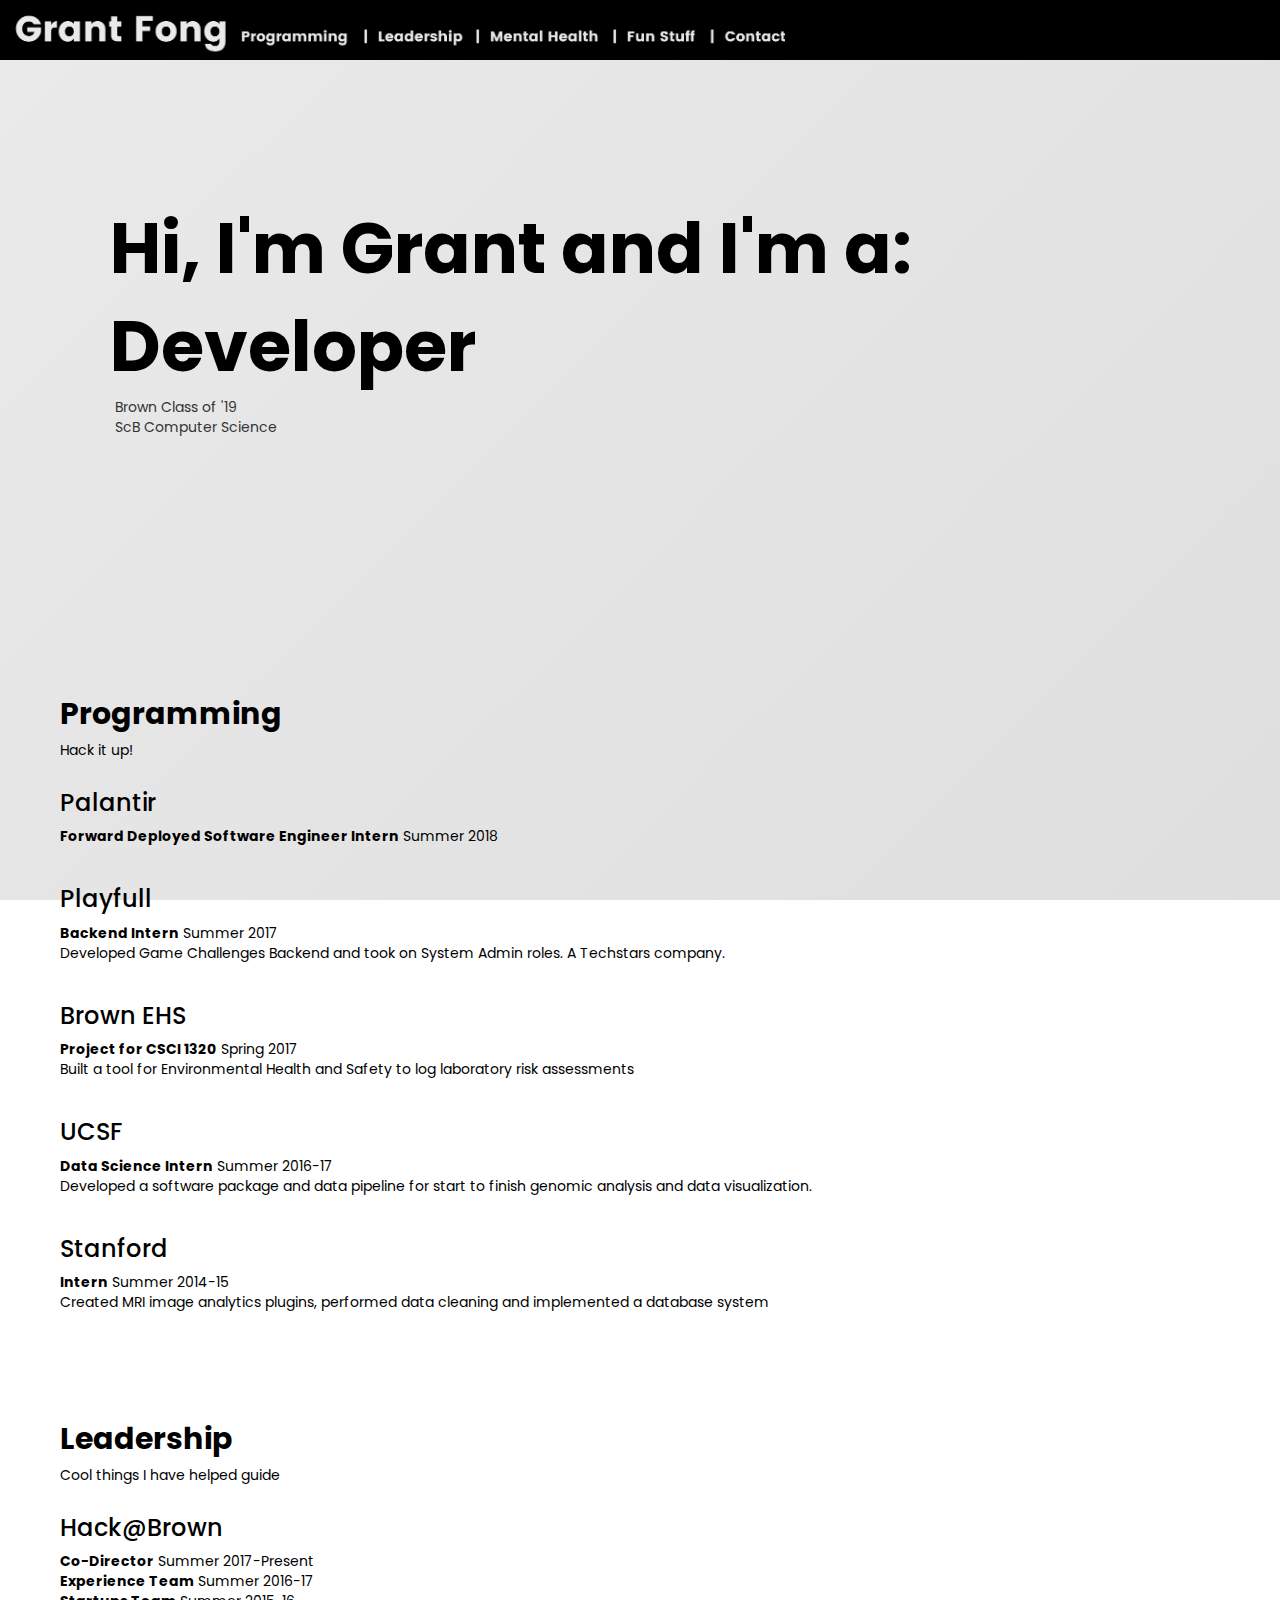
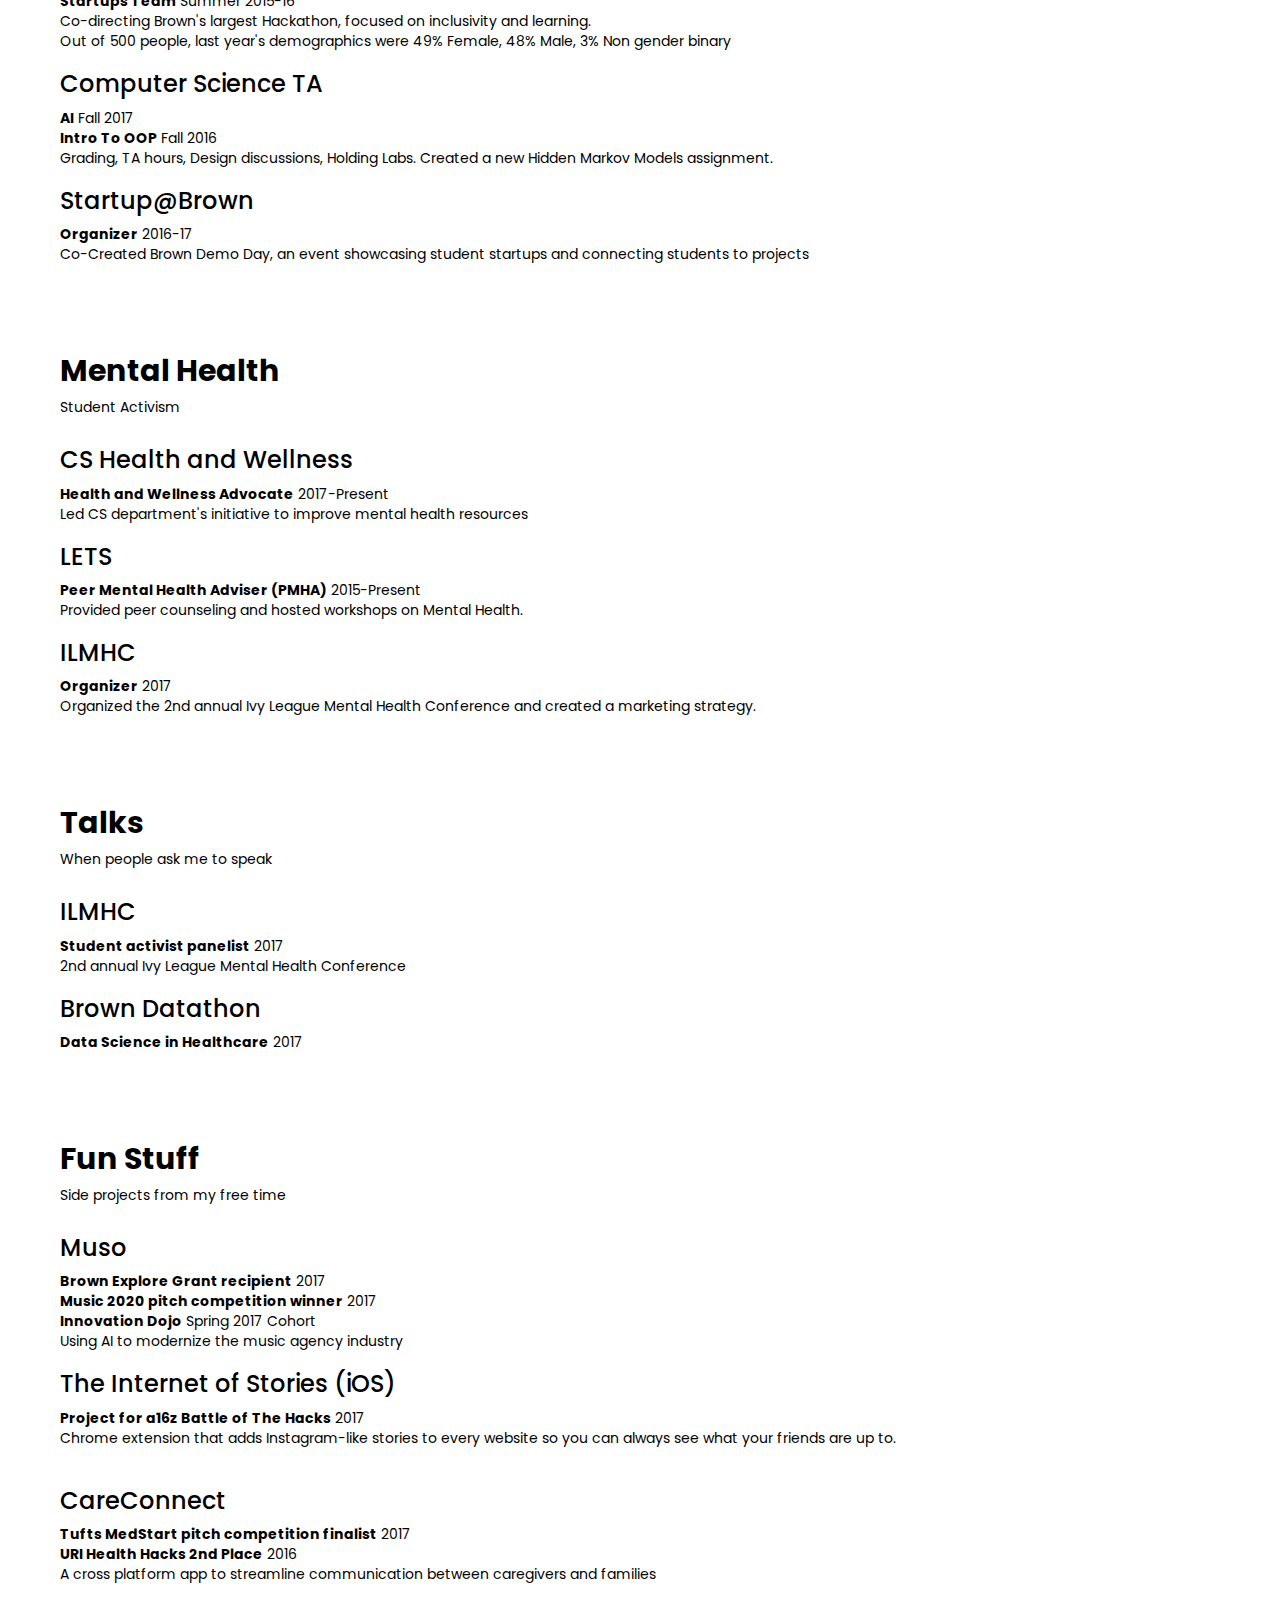
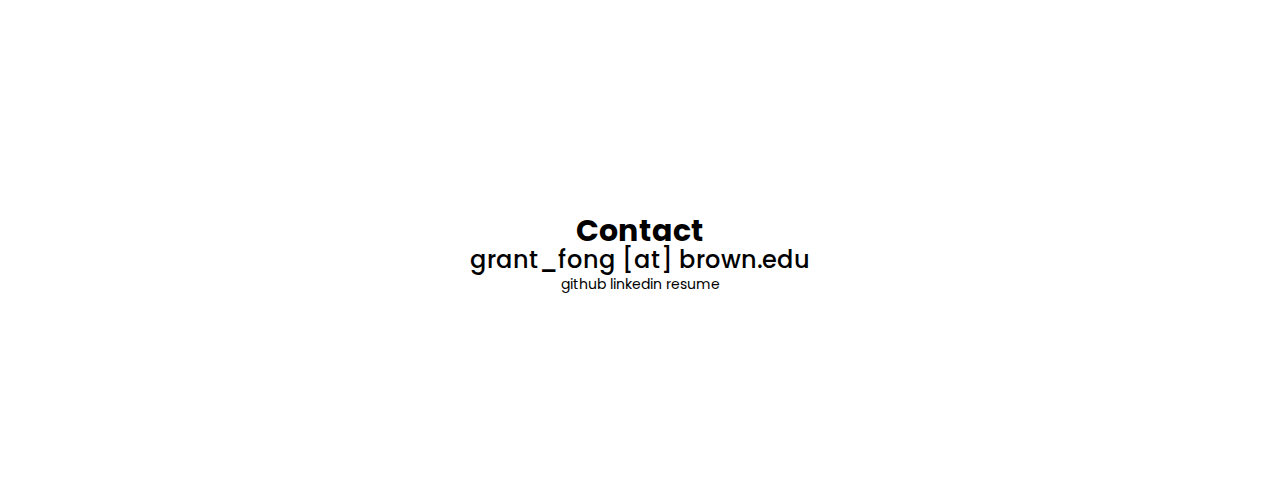
<file: index.html>
<!doctype html>
<html>
<head>
<meta charset="UTF-8">
<script src="https://code.jquery.com/jquery-3.1.0.min.js"   integrity="sha256-cCueBR6CsyA4/9szpPfrX3s49M9vUU5BgtiJj06wt/s="   crossorigin="anonymous"></script>
<title>Grant Fong</title>
<!-- Latest compiled and minified CSS -->
<link rel="stylesheet" href="https://maxcdn.bootstrapcdn.com/bootstrap/3.3.7/css/bootstrap.min.css">
<!-- jQuery library -->
<script src="https://ajax.googleapis.com/ajax/libs/jquery/3.2.1/jquery.min.js"></script>
<!-- Latest compiled JavaScript -->
<script src="https://maxcdn.bootstrapcdn.com/bootstrap/3.3.7/js/bootstrap.min.js"></script>
<!--  Text Rotator -->
<link rel="stylesheet" href="assets/css/simpletextrotator.css">
<script type="text/javascript" src="public/js/jquery.simple-text-rotator.js"></script>
<!-- Assets -->
<link rel="stylesheet" href="assets/css/main.css">
<script type="text/javascript" src="public/js/main.js"></script>
<meta name="viewport" content="width=device-width, initial-scale=1.0">
<script>
  (function(i,s,o,g,r,a,m){i['GoogleAnalyticsObject']=r;i[r]=i[r]||function(){
  (i[r].q=i[r].q||[]).push(arguments)},i[r].l=1*new Date();a=s.createElement(o),
  m=s.getElementsByTagName(o)[0];a.async=1;a.src=g;m.parentNode.insertBefore(a,m)
  })(window,document,'script','https://www.google-analytics.com/analytics.js','ga');

  ga('create', 'UA-104026495-1', 'auto');
  ga('send', 'pageview');

</script>
</head>

<body>
<div class="desktop">
  <nav id ="nav" class="navbar navbar-fixed-top">
    <a id="nav_title" class="scroll navbar-brand" href="#home">
      <img id="logo" class="nav_img" src="./assets/images/logo.png">
    </a>
      <div class="collapse navbar-collapse" id="navbarNavAltMarkup">
        <div id="nav_items" class="navbar-nav">
          <a class="nav-item nav-link scroll" href="#programming"><img class="nav_img" src="./assets/images/constant-spacing/programming.png"></a>
          <a class="nav-item nav-link scroll" href="javascript:;"><img class="nav_img" src="./assets/images/spacer.png"></a>
          <a class="nav-item nav-link scroll" href="#leadership"><img class="nav_img" src="./assets/images/constant-spacing/leadership.png"></a>
          <a class="nav-item nav-link scroll" href="javascript:;"><img class="nav_img" src="./assets/images/spacer.png"></a>
          <a class="nav-item nav-link scroll" href="#mental_health"><img class="nav_img" src="./assets/images/constant-spacing/mental_health.png"></a>
          <a class="nav-item nav-link scroll" href="javascript:;"><img class="nav_img" src="./assets/images/spacer.png"></a>
          <a class="nav-item nav-link scroll" href="#fun"><img class="nav_img" src="./assets/images/constant-spacing/fun_stuff.png"></a>
          <a class="nav-item nav-link scroll" href="javascript:;"><img class="nav_img" src="./assets/images/spacer.png"></a>
          <a class="nav-item nav-link scroll" href="#contact"><img class="nav_img" src="./assets/images/constant-spacing/contact.png"></a>
          <div id="nav-filler"></div>
        </div>
      </div>
  </nav>
</div>
<div class="mobile" >
  <nav class="navbar navbar-inverse navbar-fixed-top">
    <div class="container-fluid">
      <!-- Brand and toggle get grouped for better mobile display -->
      <div class="navbar-header">
        <button type="button" class="navbar-toggle collapsed" data-toggle="collapse" data-target="#navbar-collapse-1" aria-expanded="false">
          <span class="sr-only">Toggle navigation</span>
          <span class="icon-bar"></span>
          <span class="icon-bar"></span>
          <span class="icon-bar"></span>
        </button>
        <a class="navbar-brand" href="#">Grant Fong</a>
      </div>

      <!-- Collect the nav links, forms, and other content for toggling -->
      <div class="collapse navbar-collapse" id="navbar-collapse-1">
        <ul class="nav navbar-nav">
          <li><a class="nav-item nav-link scroll" data-toggle="collapse" data-target="#navbar-collapse-1" href="#programming">Programming</a></li>
          <li><a class="nav-item nav-link scroll" data-toggle="collapse" data-target="#navbar-collapse-1" href="#leadership">Leadership</a></li>
          <li><a class="nav-item nav-link scroll" data-toggle="collapse" data-target="#navbar-collapse-1" href="#mental_health">Mental Health</a></li>
          <li><a class="nav-item nav-link scroll" data-toggle="collapse" data-target="#navbar-collapse-1" href="#fun">Fun</a></li>
          <li><a class="nav-item nav-link scroll" data-toggle="collapse" data-target="#navbar-collapse-1" href="#contact">Contact</a></li>
        </ul>
      </div><!-- /.navbar-collapse -->
    </div><!-- /.container-fluid -->
  </nav>
</div>

<!-- <div id="nav-background"></div> -->
<div id ="splash">
<div id="home">
  <div id="title">
    <h1>Hi, I'm Grant and I'm a:</h1>
    <span id="rotator" class="rotate">
      Developer,
      Student Activist
    </span>
  </div>
</div>
<div id="intro">
  <p>Brown Class of '19<br>ScB Computer Science</p>
</div>
</div>
<div id="programming" class="row section">
  <div class="content">
    <div class="section_info">
      <h2 class="section_title">Programming</h2>
      <p class="section_subtitle">Hack it up!</p>
    </div>
    <div class="scrolls">
      <div class="list_item">
        <div class='item_content'>
          <a href="https://www.palantir.com/" target="_blank"><h3>Palantir</h3></a>
          <span class="experience_title">
          <p class="item_description">Forward Deployed Software Engineer Intern</p>
          <p class="dates">Summer 2018</p>
        </span>
          <p></p><br>
        </div>
      </div>
    <div class="list_item">
      <div class='item_content'>
      <a href="http://beplayfull.com/" target="_blank"><h3>Playfull</h3></a>
        <span class="experience_title">
          <p class="item_description">Backend Intern</p>
          <p class="dates">Summer 2017</p>
        </span>
      <p>Developed Game Challenges Backend and took on System Admin roles. A Techstars company.</p><br>
    </div>
    </div>
    <div class="list_item">
      <div class='item_content'>
      <h3>Brown EHS</h3>
        <div class="experience_title">
          <p class="item_description">Project for CSCI 1320</p>
          <p class="dates">Spring 2017</p>
        </div>
      <p>Built a tool for Environmental Health and Safety to log laboratory risk assessments</p><br>
    </div>
    </div>
    <div class="list_item">
      <div class='item_content'>
      <a href="http://cancerres.aacrjournals.org/content/77/6/1322.long" target="_blank"><h3>UCSF</h3></a>
        <div class="experience_title">
          <p class="item_description">Data Science Intern</p>
          <p class="dates">Summer 2016-17</p>
        </div>
      <p>Developed a software package and data pipeline for start to finish genomic analysis and data visualization.</p><br>
    </div>
    </div>
    <div class="list_item">
      <div class='item_content'>
      <a href="https://www.ncbi.nlm.nih.gov/pmc/articles/PMC4322897/" target="_blank"><h3>Stanford</h3></a>
      <div class="experience_title">
        <p class="item_description">Intern</p>
        <p class="dates">Summer 2014-15</p>
      </div>
      <p>Created MRI image analytics plugins, performed data cleaning and implemented a database system</p><br>
    </div>
    </div>
  </div>
  </div>
</div>

<div id="leadership" class="row section">
  <div class="content">
    <div class="section_info">
      <h2 class="section_title">Leadership</h2>
      <p class="section_subtitle">Cool things I have helped guide</p>
    </div>
    <div class="scrolls">
    <div class="list_item">
      <div class='item_content'>
      <a href="https://2017.hackatbrown.org/" target="_blank"><h3>Hack@Brown</h3></a>
        <div class="experience_title">
          <p class="item_description">Co-Director</p>
          <p class="dates">Summer 2017-Present</p><br>
          <p class="item_description">Experience Team</p>
          <p class="dates">Summer 2016-17</p><br>
          <p class="item_description">Startups Team</p>
          <p class="dates">Summer 2015-16</p><br>
        </div>
      <p>Co-directing Brown's largest Hackathon, focused on inclusivity and learning.</p>
      <p>Out of 500 people, last year's demographics were 49% Female, 48% Male, 3% Non gender binary</p>
    </div>
    </div>
    <div class="list_item">
      <div class='item_content'>
      <a href="http://cs.brown.edu/courses/cs141/" target="_blank"><h3>Computer Science TA</h3></a>
        <div class="experience_title">
          <p class="item_description">AI</p>
          <p class="dates">Fall 2017</p><br>
          <p class="item_description">Intro To OOP</p>
          <p class="dates">Fall 2016</p>
        </div>
      <p>Grading, TA hours, Design discussions, Holding Labs. Created a new Hidden Markov Models assignment.</p>
    </div>
    </div>
    <div class="list_item">
      <div class='item_content'>
      <a href="http://startupatbrown.org/" target="_blank"><h3>Startup@Brown</h3></a>
        <div class="experience_title">
          <p class="item_description">Organizer</p>
          <p class="dates">2016-17</p><br>
        </div>
      <p>Co-Created Brown Demo Day, an event showcasing student startups and connecting students to projects</p>
    </div>
    </div>
  </div>
</div>
</div>

<div id="mental_health" class="row section">
  <div class="content">
    <div class="section_info">
      <h2 class="section_title">Mental Health</h2>
      <p class="section_subtitle">Student Activism</p>
    </div>
    <div class="scrolls">
    <div class="list_item">
      <div class='item_content'>
      <h3>CS Health and Wellness</h3>
        <div class="experience_title">
          <p class="item_description">Health and Wellness Advocate</p>
          <p class="dates">2017-Present</p><br>
        </div>
      <p>Led CS department's initiative to improve mental health resources</p>
    </div>
    </div>
    <div class="list_item">
      <div class='item_content'>
      <a href="http://www.letserasethestigma.com/" target="_blank"><h3>LETS</h3></a>
        <div class="experience_title">
          <p class="item_description">Peer Mental Health Adviser (PMHA)</p>
          <p class="dates">2015-Present</p><br>
        </div>
      <p>Provided peer counseling and hosted workshops on Mental Health.</p>
    </div>
    </div>
    <div class="list_item">
    <div class='item_content'>
      <h3>ILMHC</h3>
      <div class="experience_title">
        <p class="item_description">Organizer</p>
        <p class="dates">2017</p><br>
      </div>
      <p>Organized the 2nd annual Ivy League Mental Health Conference and created a marketing strategy.</p>
    </div>
    </div>
  </div>
  </div>
</div>

<div id="talks" class="row section">
  <div class="content">
    <div class="section_info">
      <h2 class="section_title">Talks</h2>
      <p class="section_subtitle">When people ask me to speak</p>
    </div>
    <div class="scrolls">
    <div class="list_item">
      <div class='item_content'>
      <h3>ILMHC</h3>
        <div class="experience_title">
          <p class="item_description">Student activist panelist</p>
          <p class="dates">2017</p><br>
        </div>
      <p>2nd annual Ivy League Mental Health Conference</p>

    </div>
    </div>
    <div class="list_item">
      <div class='item_content'>
      <a href="http://bds.cs.brown.edu/datathon/" target="_blank"><h3>Brown Datathon</h3></a>
        <div class="experience_title">
          <p class="item_description">Data Science in Healthcare</p>
          <p class="dates">2017</p><br>
        </div>
    </div>
    </div>
  </div>
</div>
</div>

<div id="fun" class="row section">
  <div class="content">
    <div class="section_info">
      <h2 class="section_title">Fun Stuff</h2>
      <p class="section_subtitle">Side projects from my free time</p>
    </div>
    <div class="scrolls">
    <div class="list_item">
      <div class='item_content'>
      <h3>Muso</h3>
        <div class="experience_title">
          <p class="item_description">Brown Explore Grant recipient</p>
          <p class="dates">2017</p><br>
          <p class="item_description">Music 2020 pitch competition winner</p>
          <p class="dates">2017</p><br>
          <p class="item_description">Innovation Dojo</p>
          <p class="dates">Spring 2017 Cohort</p><br>
        </div>
      <p>Using AI to modernize the music agency industry</p>
    </div>
    </div>
    <div class="list_item">
      <div class='item_content'>
      <a href="https://devpost.com/software/ios-internet-of-stories-ybtn39" target="_blank"><h3>The Internet of Stories (iOS)</h3></a>
        <div class="experience_title">
          <p class="item_description">Project for a16z Battle of The Hacks</p>
          <p class="dates">2017</p><br>
        </div>
      <p>Chrome extension that adds Instagram-like stories to every website so you can always see what your friends are up to.</p><br>
    </div>
    </div>
    <div class="list_item">
      <div class='item_content'>
      <h3>CareConnect</h3>
        <div class="experience_title">
          <p class="item_description">Tufts MedStart pitch competition finalist</p>
          <p class="dates">2017</p><br>
          <p class="item_description">URI Health Hacks 2nd Place</p>
          <p class="dates">2016</p><br>
        </div>
      <p>A cross platform app to streamline communication between caregivers and families</p>
    </div>
    </div>
  </div>
</div>
</div>
<div id="contact" >
  <h2>Contact</h2>
  <h3>grant_fong [at] brown.edu </h3>
  <a href="https://github.com/gfong1">github</a> <a href="https://www.linkedin.com/in/grant-fong/">linkedin</a> <a href="https://docs.google.com/document/d/157IudkKDnfN1EUEX58RczZvOQFOvo2BN3w-C6igdD3I">resume</a> </div>
</body>
</html>
</file>
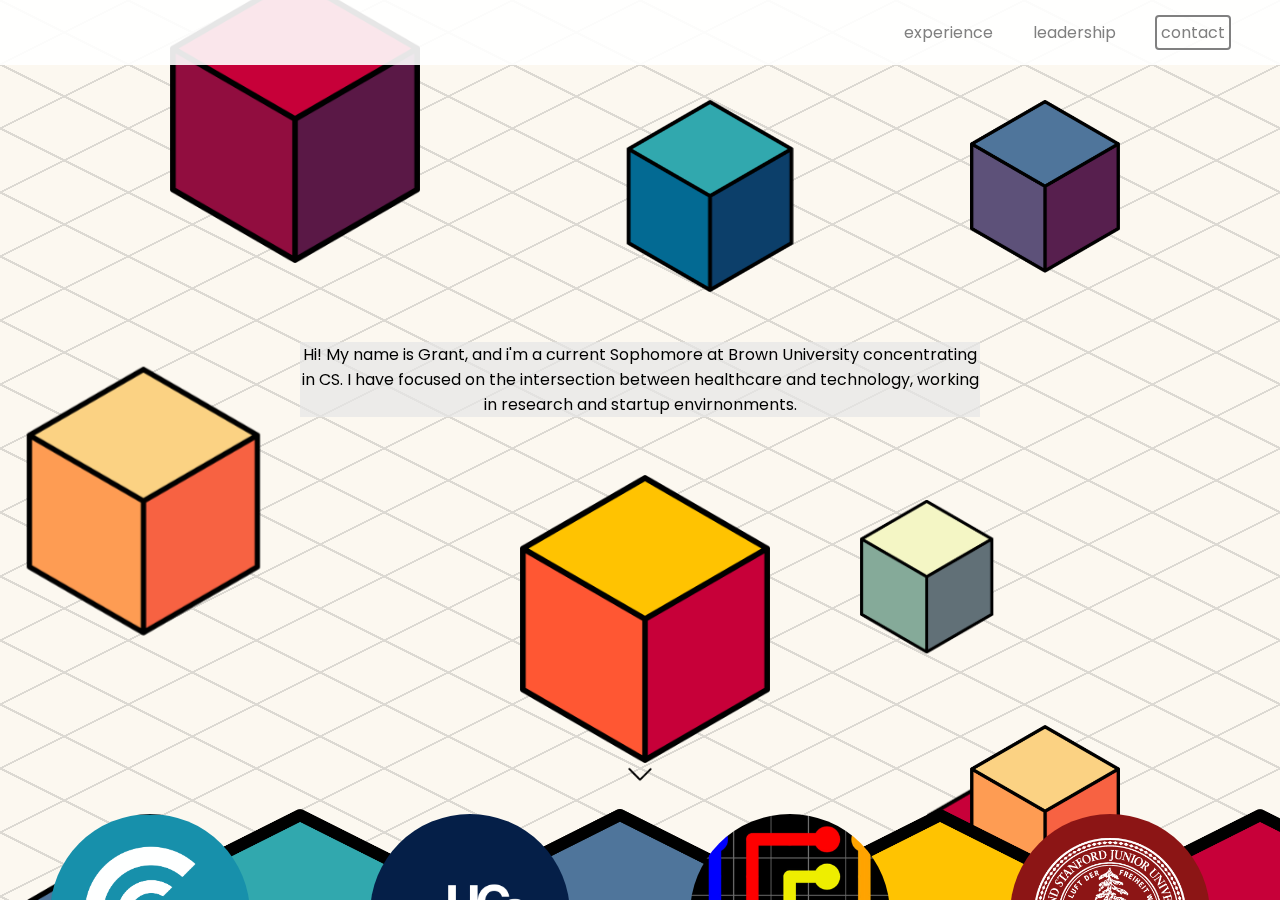
<file: 2016-2017/index.html>
<!doctype html>
<html>
<head>
<meta charset="UTF-8">
<link rel="stylesheet" type="text/css" href="./css/stylesheet.css">
<link rel="stylesheet" type="text/css" href="./css/cubes.css"s>
<title>Grant Fong</title>
<script>
  (function(i,s,o,g,r,a,m){i['GoogleAnalyticsObject']=r;i[r]=i[r]||function(){
  (i[r].q=i[r].q||[]).push(arguments)},i[r].l=1*new Date();a=s.createElement(o),
  m=s.getElementsByTagName(o)[0];a.async=1;a.src=g;m.parentNode.insertBefore(a,m)
  })(window,document,'script','https://www.google-analytics.com/analytics.js','ga');

  ga('create', 'UA-104026495-1', 'auto');
  ga('send', 'pageview');

</script>
</head>

<body>
	<div id="nav">
		<h1 id="name"><a href="home.html">grant fong</a></h1>
		<div id="nav-items">
			<ul>
				<li><a href="#experience">Experience</a></li>
				<li><a href="#leadership">Leadership</a></li>
				<li><a id="contact" href="#contact_info">Contact</a></li>
			</ul>
		</div>
	</div>

	<div class="parallax">

		<div class="parallax__layer parallax__layer--base">
			<div id="home">
				<div class="banner">
					<h2 class="splash">Developer | Data Scientist</h2>
					<p id="about_me">Hi! My name is Grant, and i'm a current Sophomore at Brown University
						concentrating in CS. I have focused on the intersection between healthcare
						and technology, working in research and startup envirnonments. </p>
				</div>
			</div>

			<div id = "experience">
				<div class="banner">
					<h2 class="splash">Experience</h2>
					<img id="arrow" src="./resources/arrow.gif">
				</div>
				<div id="inline-base">

					<div id="careconnect" class="content">
						<img class="icon_cube" src="./resources/cube6.png">
						<img class="icon" src="./resources/careconnect.png">
						<h3>CareConnect</h3>
						<div class="description">
							<p> Developed and pitched a cross platform app to improve communication between caregivers and families</p>
						</div>
					</div>

					<div id="ucsf" class="content">
						<img class="icon_cube" src="./resources/cube1.png">
						<img class="icon" src="./resources/ucsf.png">
						<h3>UCSF</h3>
						<div class="description">
							<p> Developed a software package and data pipeline for start to finish genomic analysis and data visualization.</p>
						</div>
					</div>

					<div id="flow" class="content">
						<img class="icon_cube" src="./resources/cube2.png">
						<img class="icon" src="./resources/flow.png">
						<h3>flow</h3>
						<div class="description">
							<p> Created procedurally generated flow puzzles as a final project for CS015 </p>
						</div>
					</div>

					<div id="stanford" class="content">
						<img class="icon_cube" src="./resources/cube3.png">
						<img class="icon" src="./resources/stanford.png">
						<h3>stanford</h3>
						<div class="description">
							<p>Created MRI image analytics plugins, performed data cleaning and implemented a database system</p>
						</div>
					</div>
				</div>
			</div>

			<div id = "leadership">
				<div class="banner">
					<h2 class="splash">Leadership</h2>
					<img id="arrow" src="./resources/arrow.gif">
				</div>
				<div id="inline-base">

					<div id="hackatbrown" class="content">
						<img class="icon_cube" src="./resources/cube6.png">
						<img class="icon" src="./resources/hack.jpg">
						<h3>Hack@brown</h3>
						<div class="description">
							<p> Created methods and strategies to aid team-forming, mentorship, and judging</p>
						</div>
					</div>

					<div id="ta" class="content">
						<img class="icon_cube" src="./resources/cube3.png">
						<img class="icon" src="./resources/brown.png">
						<h3>TA for cs015</h3>
						<div class="description">
							<p> Graded assignments, held TA hours, design discussions, and lab hours. Redesigned the algorithms homework to become a section.</p>
						</div>
					</div>

					<div id="lets" class="content">
						<img class="icon_cube" src="./resources/cube2.png">
						<img class="icon" src="./resources/lets.png">
						<h3>project lets</h3>
						<div class="description">
							<p> Provided peer counseling and hosted workshops on Mental Health.</p>
						</div>
					</div>

					<div id="ilmhc" class="content">
						<img class="icon_cube" src="./resources/cube5.png">
						<img class="icon" src="./resources/ilmhc.png">
						<h3>ILMHC</h3>
						<div class="description">
							<p>Organized the 2nd annual ivy league mental health conference and Created a marketing strategy.</p>
						</div>
					</div>
				</div>
			</div>

			<div id = "contact_info">
				<div class="banner">
					<h2 class="splash">Contact</h2>
					<h3>grant_fong [at] brown.edu </h3>
					<a href="https://github.com/gfong1">github</a>
					<a href="https://www.linkedin.com/in/grant-fong/">linkedin</a>
					<a href="https://docs.google.com/document/d/157IudkKDnfN1EUEX58RczZvOQFOvo2BN3w-C6igdD3I">resume</a>
				</div>
			</div>
		</div>

		<div class="parallax__layer parallax__layer--back">
		<!--The back layer of cubes-->
			<img id="cube-1" class="cube" src="./resources/cube1.png">
			<img id="cube-2" class="cube" src="./resources/cube2.png">
			<img id="cube-3" class="cube" src="./resources/cube3.png">

			<img id="cube-4" class="cube" src="./resources/cube4.png">
			<img id="cube-5" class="cube" src="./resources/cube5.png">
			<img id="cube-6" class="cube" src="./resources/cube6.png">
		</div>

		<div class="parallax__layer parallax__layer--deep">
			<img id="cube-a" class="cube" src="./resources/cube4.png">
			<img id="cube-b" class="cube" src="./resources/cube5.png">
			<img id="cube-c" class="cube" src="./resources/cube6.png">

			<img id="cube-d" class="cube" src="./resources/cube1.png">
			<img id="cube-e" class="cube" src="./resources/cube2.png">
			<img id="cube-f" class="cube" src="./resources/cube3.png">
		</div>

	</div>
	<div class="footer"></div>
</body>
</html>
</file>
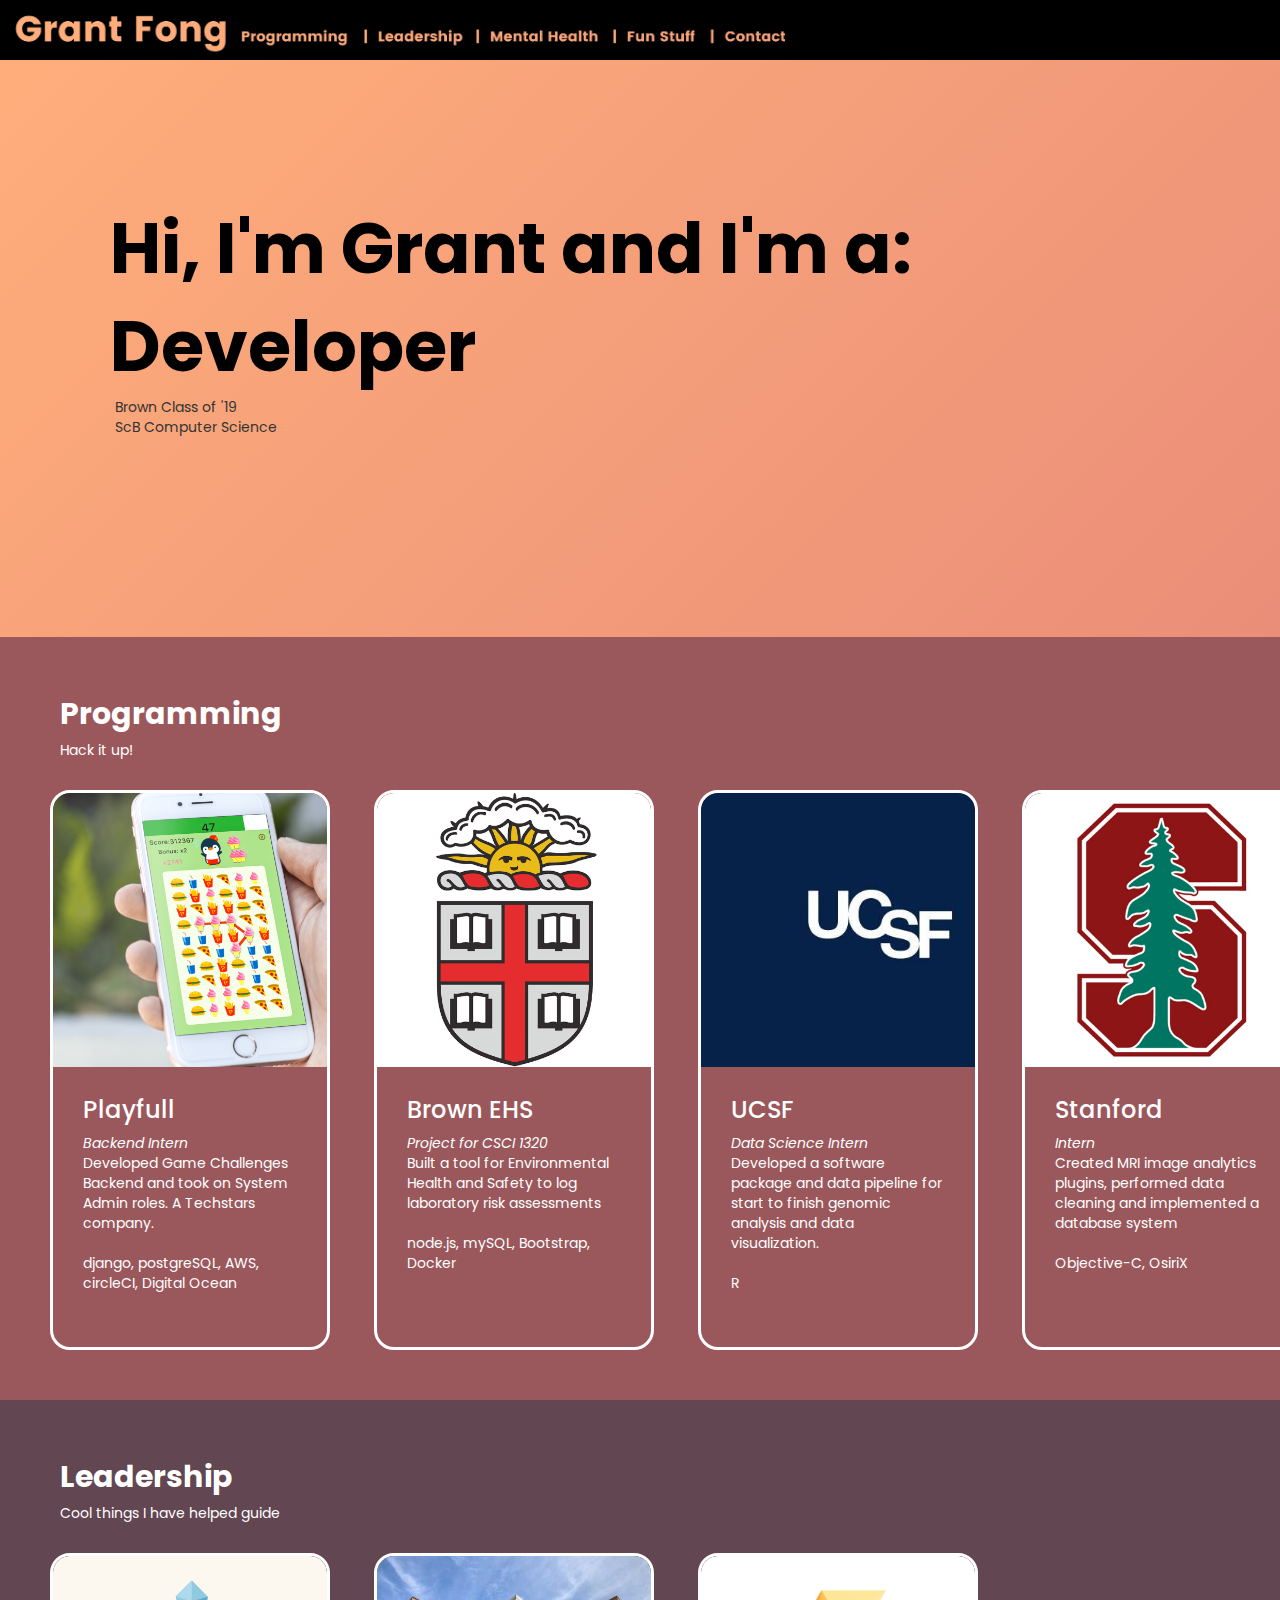
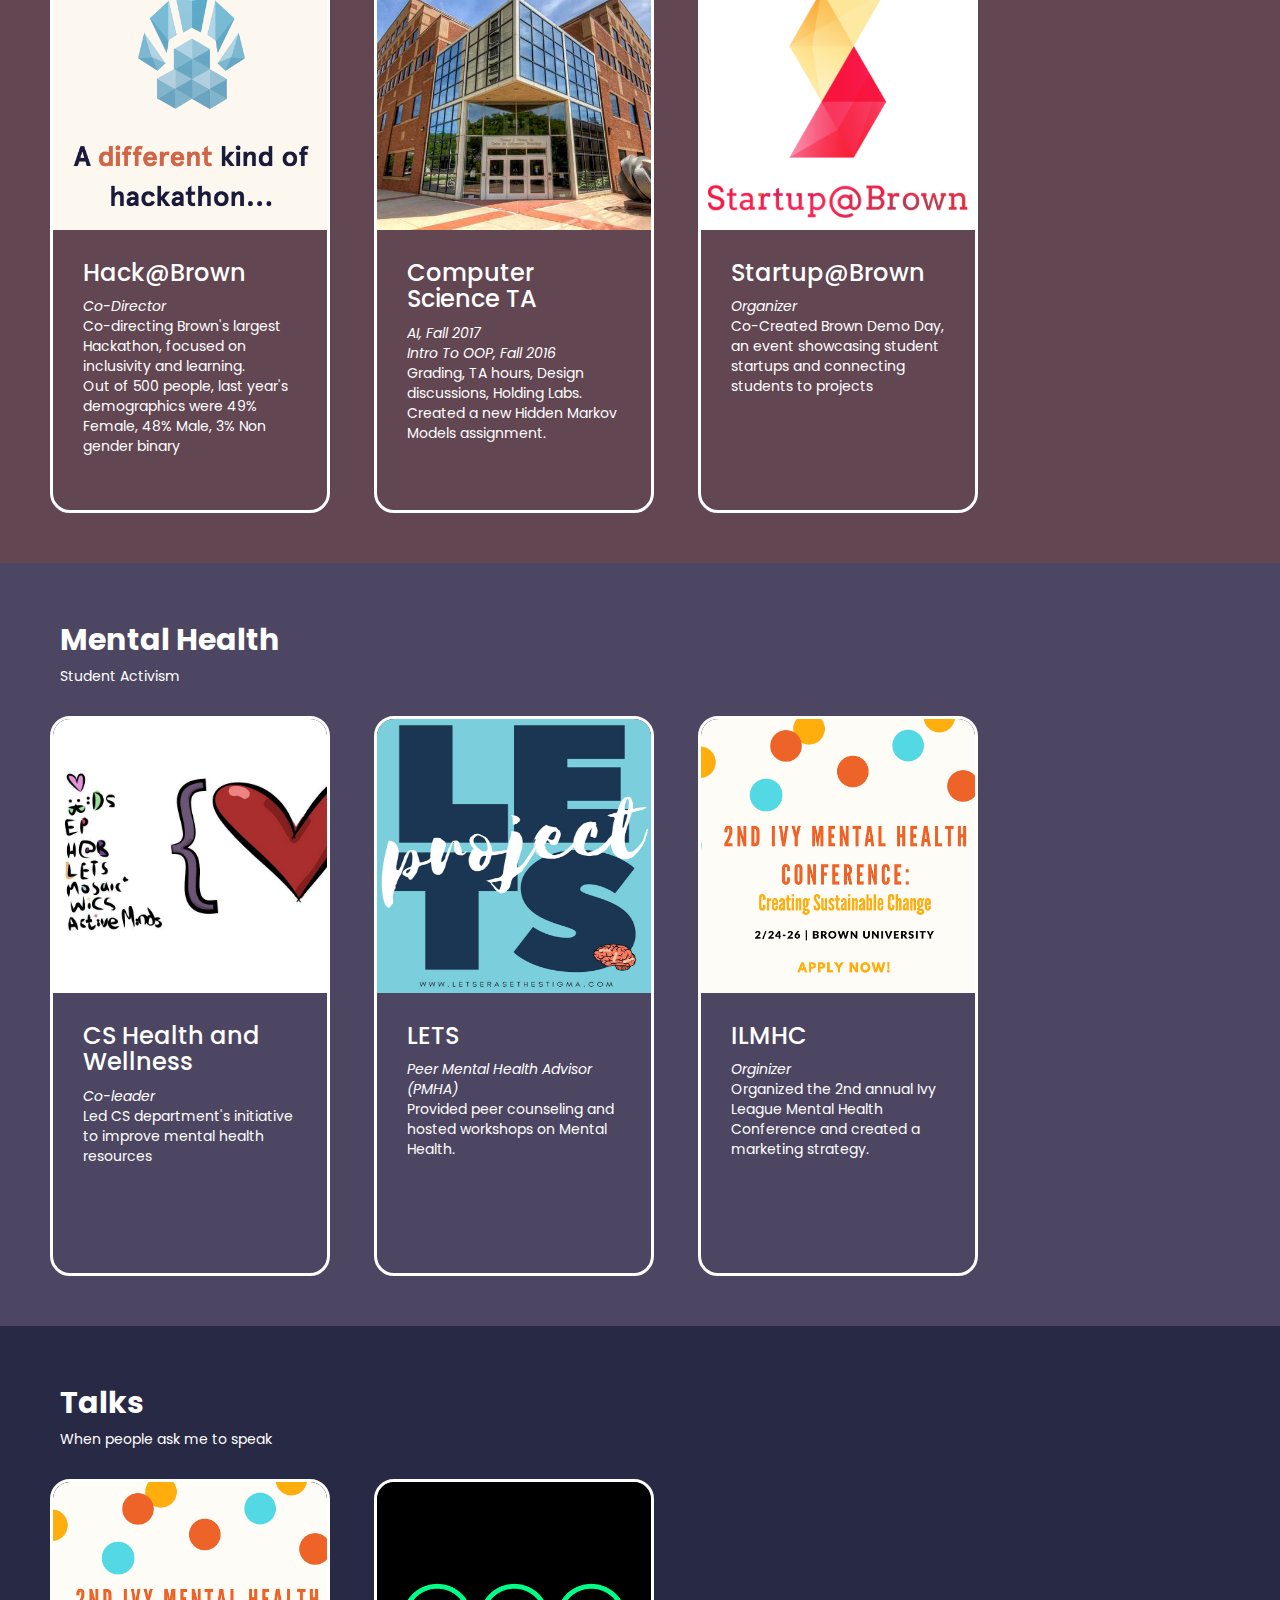
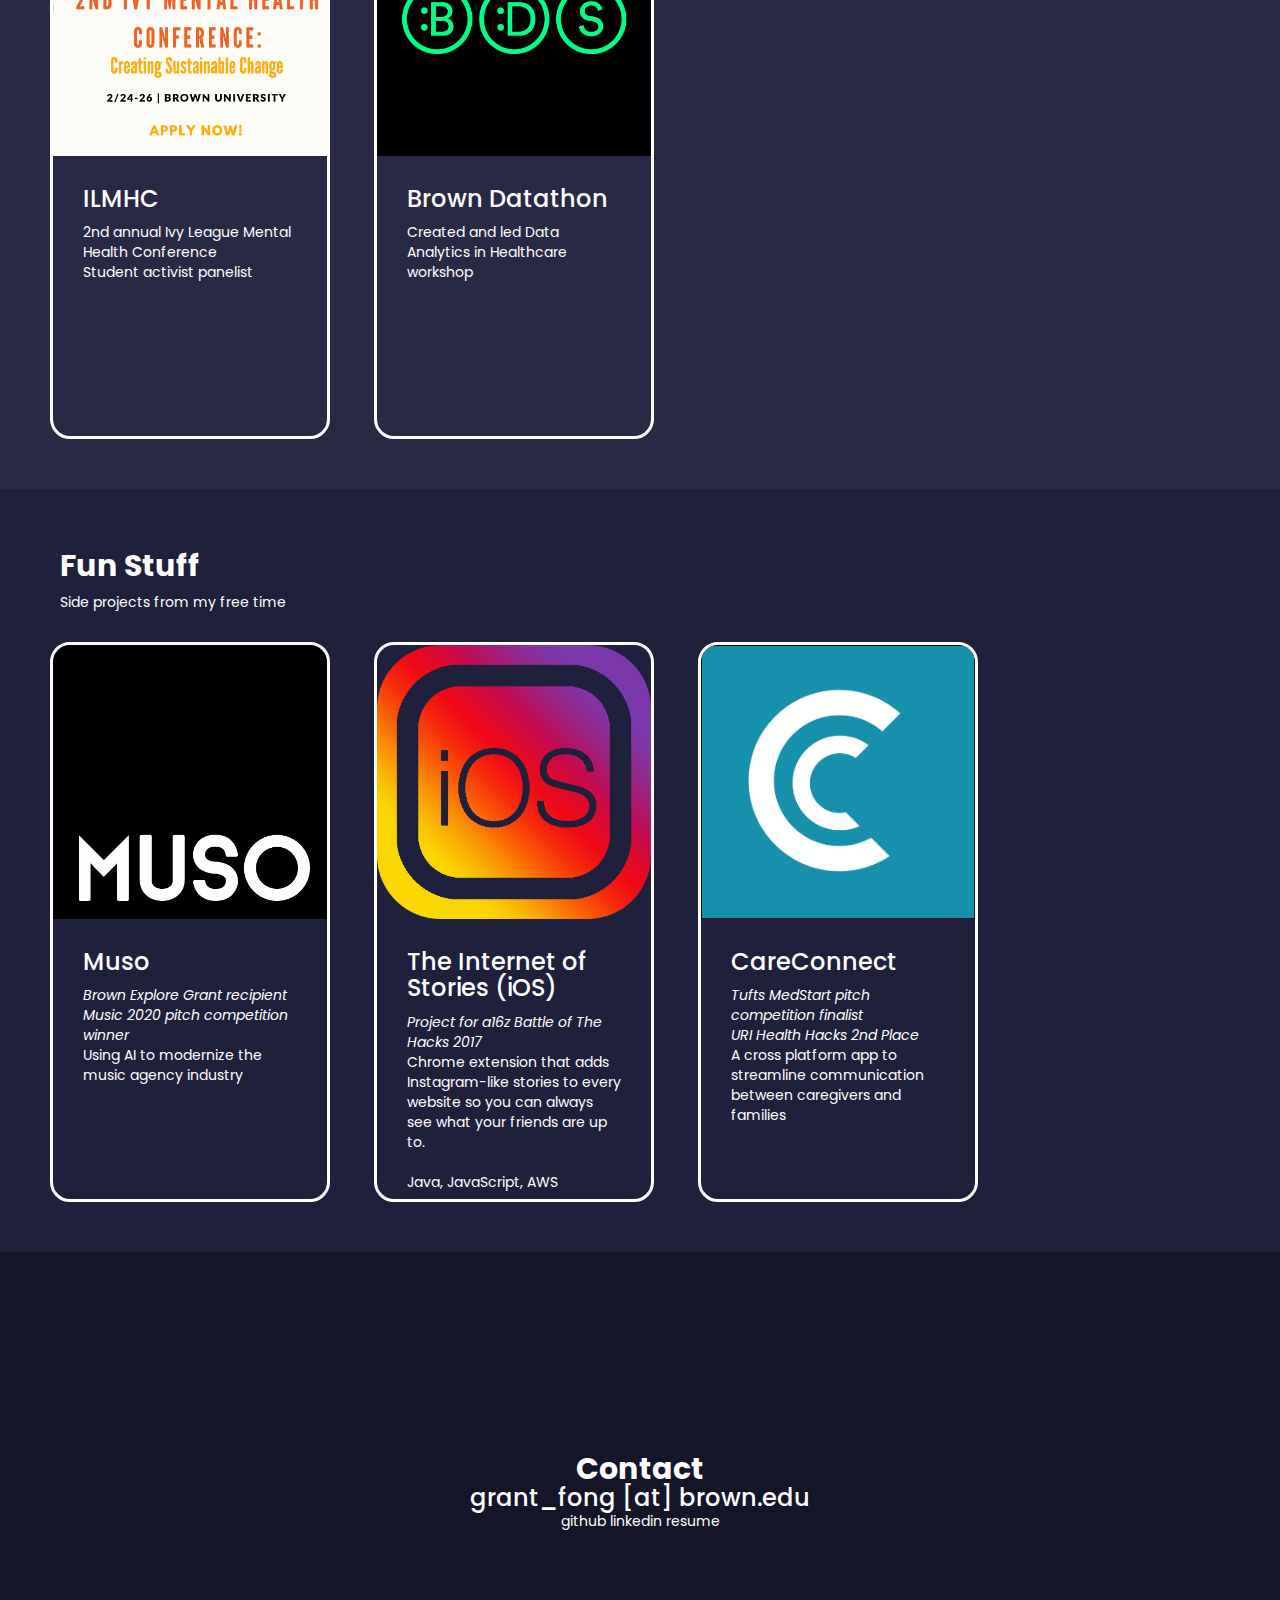
<file: 2017/index.html>
<!doctype html>
<html>
<head>
<meta charset="UTF-8">
<script src="https://code.jquery.com/jquery-3.1.0.min.js"   integrity="sha256-cCueBR6CsyA4/9szpPfrX3s49M9vUU5BgtiJj06wt/s="   crossorigin="anonymous"></script>
<title>Grant Fong</title>
<!-- Latest compiled and minified CSS -->
<link rel="stylesheet" href="https://maxcdn.bootstrapcdn.com/bootstrap/3.3.7/css/bootstrap.min.css">
<!-- jQuery library -->
<script src="https://ajax.googleapis.com/ajax/libs/jquery/3.2.1/jquery.min.js"></script>
<!-- Latest compiled JavaScript -->
<script src="https://maxcdn.bootstrapcdn.com/bootstrap/3.3.7/js/bootstrap.min.js"></script>
<!--  Text Rotator -->
<link rel="stylesheet" href="assets/css/simpletextrotator.css">
<script type="text/javascript" src="public/js/jquery.simple-text-rotator.js"></script>
<!-- Assets -->
<link rel="stylesheet" href="assets/css/main.css">
<script type="text/javascript" src="public/js/main.js"></script>
<meta name="viewport" content="width=device-width, initial-scale=1.0">
<script>
  (function(i,s,o,g,r,a,m){i['GoogleAnalyticsObject']=r;i[r]=i[r]||function(){
  (i[r].q=i[r].q||[]).push(arguments)},i[r].l=1*new Date();a=s.createElement(o),
  m=s.getElementsByTagName(o)[0];a.async=1;a.src=g;m.parentNode.insertBefore(a,m)
  })(window,document,'script','https://www.google-analytics.com/analytics.js','ga');

  ga('create', 'UA-104026495-1', 'auto');
  ga('send', 'pageview');

</script>
</head>

<body>
<div class="desktop">
  <nav id ="nav" class="navbar navbar-fixed-top">
    <a id="nav_title" class="scroll navbar-brand" href="#home">
      <img id="logo" class="nav_img" src="./assets/images/logo.png">
    </a>
      <div class="collapse navbar-collapse" id="navbarNavAltMarkup">
        <div id="nav_items" class="navbar-nav">
          <a class="nav-item nav-link scroll" href="#programming"><img class="nav_img" src="./assets/images/constant-spacing/programming.png"></a>
          <a class="nav-item nav-link scroll" href="javascript:;"><img class="nav_img" src="./assets/images/spacer.png"></a>
          <a class="nav-item nav-link scroll" href="#leadership"><img class="nav_img" src="./assets/images/constant-spacing/leadership.png"></a>
          <a class="nav-item nav-link scroll" href="javascript:;"><img class="nav_img" src="./assets/images/spacer.png"></a>
          <a class="nav-item nav-link scroll" href="#mental_health"><img class="nav_img" src="./assets/images/constant-spacing/mental_health.png"></a>
          <a class="nav-item nav-link scroll" href="javascript:;"><img class="nav_img" src="./assets/images/spacer.png"></a>
          <a class="nav-item nav-link scroll" href="#fun"><img class="nav_img" src="./assets/images/constant-spacing/fun_stuff.png"></a>
          <a class="nav-item nav-link scroll" href="javascript:;"><img class="nav_img" src="./assets/images/spacer.png"></a>
          <a class="nav-item nav-link scroll" href="#contact"><img class="nav_img" src="./assets/images/constant-spacing/contact.png"></a>
          <div id="nav-filler"></div>
        </div>
      </div>
  </nav>
</div>
<div class="mobile" >
  <nav class="navbar navbar-inverse navbar-fixed-top">
    <div class="container-fluid">
      <!-- Brand and toggle get grouped for better mobile display -->
      <div class="navbar-header">
        <button type="button" class="navbar-toggle collapsed" data-toggle="collapse" data-target="#navbar-collapse-1" aria-expanded="false">
          <span class="sr-only">Toggle navigation</span>
          <span class="icon-bar"></span>
          <span class="icon-bar"></span>
          <span class="icon-bar"></span>
        </button>
        <a class="navbar-brand" href="#">Grant Fong</a>
      </div>

      <!-- Collect the nav links, forms, and other content for toggling -->
      <div class="collapse navbar-collapse" id="navbar-collapse-1">
        <ul class="nav navbar-nav">
          <li><a class="nav-item nav-link scroll" data-toggle="collapse" data-target="#navbar-collapse-1" href="#programming">Programming</a></li>
          <li><a class="nav-item nav-link scroll" data-toggle="collapse" data-target="#navbar-collapse-1" href="#leadership">Leadership</a></li>
          <li><a class="nav-item nav-link scroll" data-toggle="collapse" data-target="#navbar-collapse-1" href="#mental_health">Mental Health</a></li>
          <li><a class="nav-item nav-link scroll" data-toggle="collapse" data-target="#navbar-collapse-1" href="#fun">Fun</a></li>
          <li><a class="nav-item nav-link scroll" data-toggle="collapse" data-target="#navbar-collapse-1" href="#contact">Contact</a></li>
        </ul>
      </div><!-- /.navbar-collapse -->
    </div><!-- /.container-fluid -->
  </nav>
</div>

<!-- <div id="nav-background"></div> -->
<div id ="splash">
<div id="home">
  <div id="title">
    <h1>Hi, I'm Grant and I'm a:</h1>
    <span id="rotator" class="rotate">
      Developer,
      Data Scientist,
      Student Activist
    </span>
  </div>
</div>
<div id="intro">
  <p>Brown Class of '19<br>ScB Computer Science</p>
</div>
</div>
<div id="programming" class="row section">
  <div class="content">
    <div class="section_info">
      <h2 class="section_title">Programming</h2>
      <p class="section_subtitle">Hack it up!</p>
    </div>
    <div class="scrolls">
    <div class="list_item">
      <img src="./assets/images/logos/playfull_cropped.png">
      <div class='item_content'>
      <a href="http://beplayfull.com/" target="_blank"><h3>Playfull</h3></a>
      <p class="item_description">Backend Intern</p>
      <p>Developed Game Challenges Backend and took on System Admin roles. A Techstars company.</p><br>
      <p>django, postgreSQL, AWS, circleCI, Digital Ocean</p>
    </div>
    </div>
    <div class="list_item">
      <img src="./assets/images/logos/brown.png">
      <div class='item_content'>
      <h3>Brown EHS</h3>
      <p class="item_description">Project for CSCI 1320</p>
      <p>Built a tool for Environmental Health and Safety to log laboratory risk assessments</p><br>
      <p>node.js, mySQL, Bootstrap, Docker</p>
    </div>
    </div>
    <div class="list_item">
      <img src="./assets/images/logos/ucsf.jpg">
      <div class='item_content'>
      <a href="http://cancerres.aacrjournals.org/content/77/6/1322.long" target="_blank"><h3>UCSF</h3></a>
      <p class="item_description">Data Science Intern</p>
      <p>Developed a software package and data pipeline for start to finish genomic analysis and data visualization.</p><br>
      <p>R</p>
    </div>
    </div>
    <div class="list_item">
      <img src="./assets/images/logos/stanford.jpg">
      <div class='item_content'>
      <a href="https://www.ncbi.nlm.nih.gov/pmc/articles/PMC4322897/" target="_blank"><h3>Stanford</h3></a>
      <p class="item_description">Intern</p>
      <p>Created MRI image analytics plugins, performed data cleaning and implemented a database system</p><br>
      <p>Objective-C, OsiriX</p>
    </div>
    </div>
  </div>
  </div>
</div>

<div id="leadership" class="row section">
  <div class="content">
    <div class="section_info">
      <h2 class="section_title">Leadership</h2>
      <p class="section_subtitle">Cool things I have helped guide</p>
    </div>
    <div class="scrolls">
    <div class="list_item">
      <img src="./assets/images/logos/hab.png">
      <div class='item_content'>
      <a href="https://2017.hackatbrown.org/" target="_blank"><h3>Hack@Brown</h3></a>
      <p class="item_description">Co-Director</p>
      <p>Co-directing Brown's largest Hackathon, focused on inclusivity and learning.</p>
      <p>Out of 500 people, last year's demographics were 49% Female, 48% Male, 3% Non gender binary</p>
    </div>
    </div>
    <div class="list_item">
      <img src="./assets/images/logos/cit_cropped.png">
      <div class='item_content'>
      <a href="http://cs.brown.edu/courses/cs141/" target="_blank"><h3>Computer Science TA</h3></a>
      <p class="item_description">AI, Fall 2017 <br>Intro To OOP, Fall 2016</p>
      <p>Grading, TA hours, Design discussions, Holding Labs. Created a new Hidden Markov Models assignment.</p>
    </div>
    </div>
    <div class="list_item">
      <img src="./assets/images/logos/sab.png">
      <div class='item_content'>
      <a href="http://startupatbrown.org/" target="_blank"><h3>Startup@Brown</h3></a>
      <p class="item_description">Organizer</p>
      <p>Co-Created Brown Demo Day, an event showcasing student startups and connecting students to projects</p>
    </div>
    </div>
  </div>
</div>
</div>

<div id="mental_health" class="row section">
  <div class="content">
    <div class="section_info">
      <h2 class="section_title">Mental Health</h2>
      <p class="section_subtitle">Student Activism</p>
    </div>
    <div class="scrolls">
    <div class="list_item">
      <img src="./assets/images/logos/cshw.png">
      <div class='item_content'>
      <h3>CS Health and Wellness</h3>
      <p class="item_description">Co-leader</p>
      <p>Led CS department's initiative to improve mental health resources</p>
    </div>
    </div>
    <div class="list_item">
      <img src="./assets/images/logos/lets.png">
      <div class='item_content'>
      <a href="http://www.letserasethestigma.com/" target="_blank"><h3>LETS</h3></a>
      <p class="item_description">Peer Mental Health Advisor (PMHA)</p>
      <p>Provided peer counseling and hosted workshops on Mental Health.</p>
    </div>
    </div>
    <div class="list_item">
      <img src="./assets/images/logos/ilmhc.png">
    <div class='item_content'>
      <h3>ILMHC</h3>
      <p class="item_description">Orginizer</p>
      <p>Organized the 2nd annual Ivy League Mental Health Conference and created a marketing strategy.</p>
    </div>
    </div>
  </div>
  </div>
</div>

<div id="talks" class="row section">
  <div class="content">
    <div class="section_info">
      <h2 class="section_title">Talks</h2>
      <p class="section_subtitle">When people ask me to speak</p>
    </div>
    <div class="scrolls">
    <div class="list_item">
      <img src="./assets/images/logos/ilmhc.png">
      <div class='item_content'>
      <h3>ILMHC</h3>
      <p>2nd annual Ivy League Mental Health Conference</p>
      <p>Student activist panelist</p>
    </div>
    </div>
    <div class="list_item">
      <img src="./assets/images/logos/bds.png">
      <div class='item_content'>
      <a href="http://bds.cs.brown.edu/datathon/" target="_blank"><h3>Brown Datathon</h3></a>
      <p>Created and led Data Analytics in Healthcare workshop</p>
    </div>
    </div>
  </div>
</div>
</div>

<div id="fun" class="row section">
  <div class="content">
    <div class="section_info">
      <h2 class="section_title">Fun Stuff</h2>
      <p class="section_subtitle">Side projects from my free time</p>
    </div>
    <div class="scrolls">
    <div class="list_item">
      <img src="./assets/images/logos/muso.png">
      <div class='item_content'>
      <h3>Muso</h3>
      <p class="item_description">Brown Explore Grant recipient</p>
      <p class="item_description">Music 2020 pitch competition winner</p>
      <p>Using AI to modernize the music agency industry</p>
    </div>
    </div>
    <div class="list_item">
      <img src="./assets/images/logos/ios.png">
      <div class='item_content'>
      <a href="https://devpost.com/software/ios-internet-of-stories-ybtn39" target="_blank"><h3>The Internet of Stories (iOS)</h3></a>
      <p class="item_description">Project for a16z Battle of The Hacks 2017</p>
      <p>Chrome extension that adds Instagram-like stories to every website so you can always see what your friends are up to.</p><br>
      <p>Java, JavaScript, AWS</p>
    </div>
    </div>
    <div class="list_item">
      <img src="./assets/images/logos/careconnect.png">
      <div class='item_content'>
      <h3>CareConnect</h3>
      <p class="item_description">Tufts MedStart pitch competition finalist</p>
      <p class="item_description">URI Health Hacks 2nd Place</p>
      <p>A cross platform app to streamline communication between caregivers and families</p>
    </div>
    </div>
  </div>
</div>
</div>
<div id="contact" >
  <h2>Contact</h2>
  <h3>grant_fong [at] brown.edu </h3>
  <a href="https://github.com/gfong1">github</a> <a href="https://www.linkedin.com/in/grant-fong/">linkedin</a> <a href="https://docs.google.com/document/d/157IudkKDnfN1EUEX58RczZvOQFOvo2BN3w-C6igdD3I">resume</a> </div>
</body>
</html>
</file>
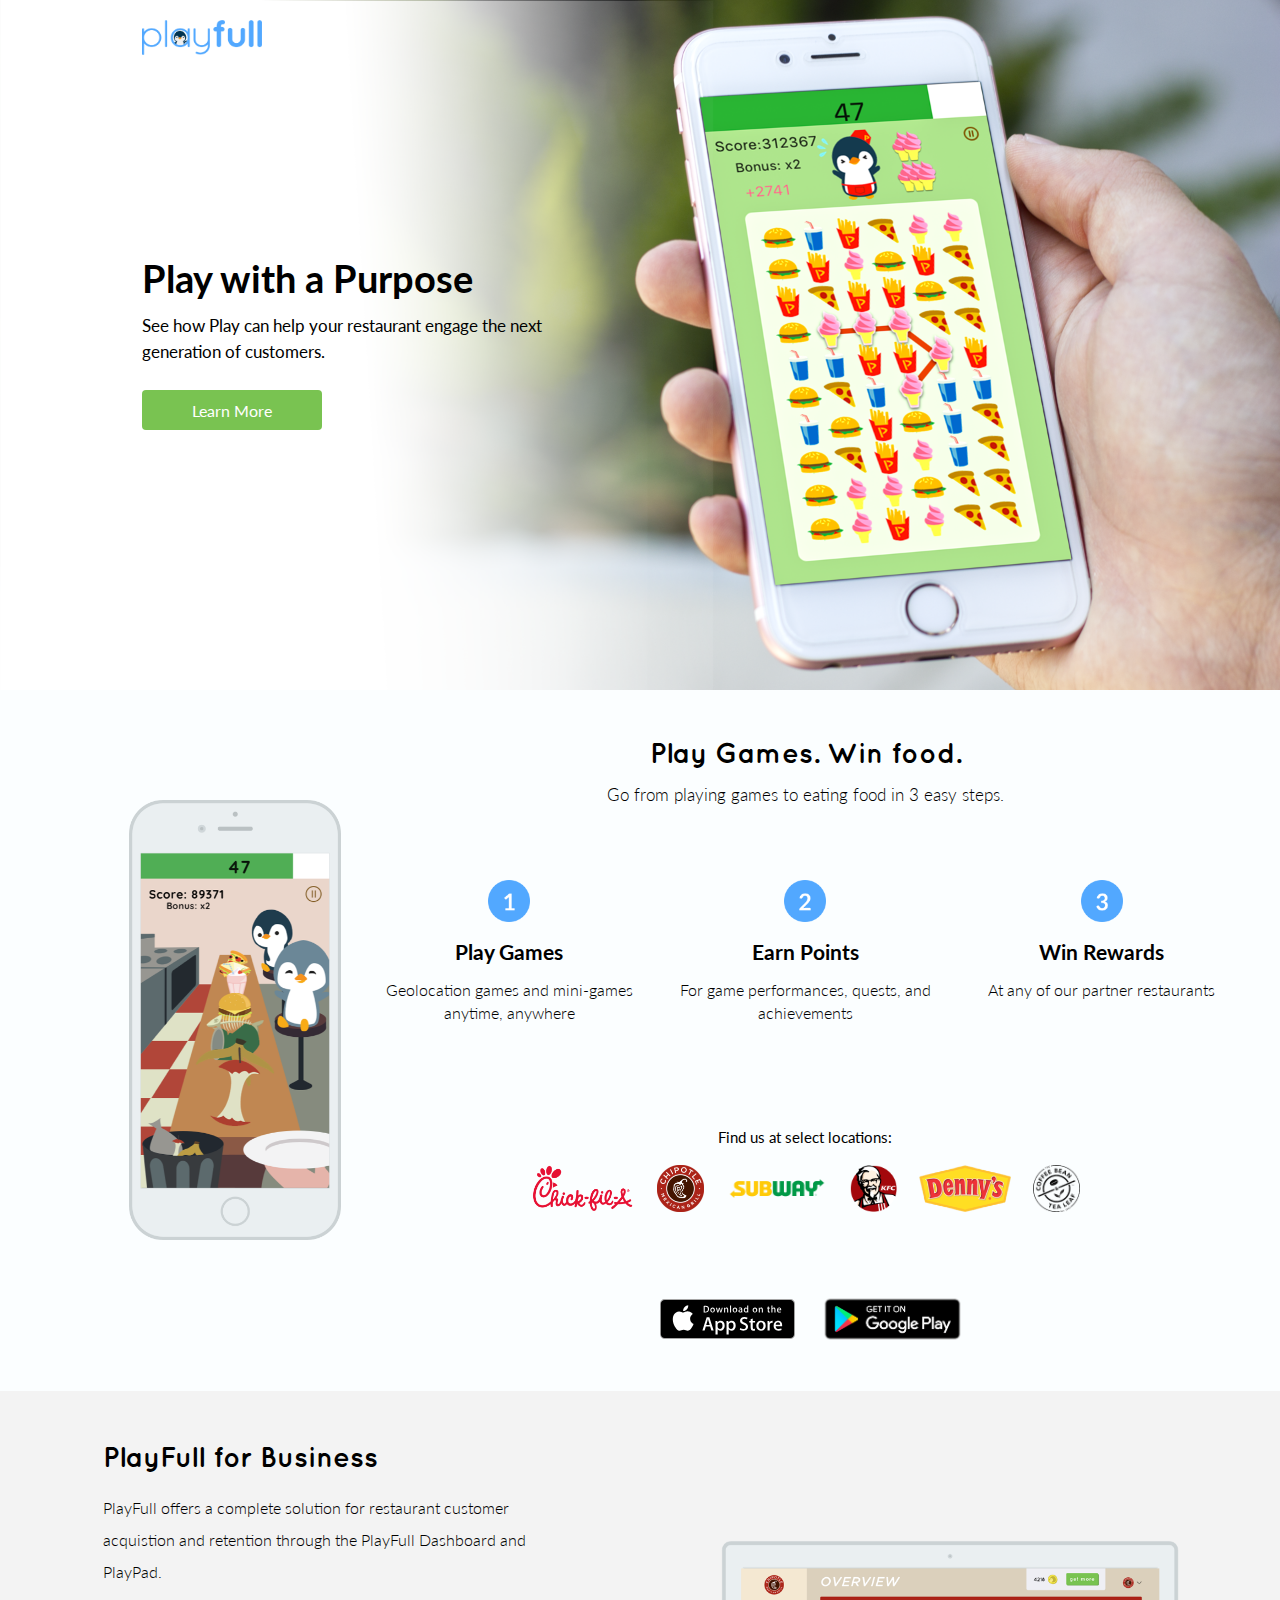
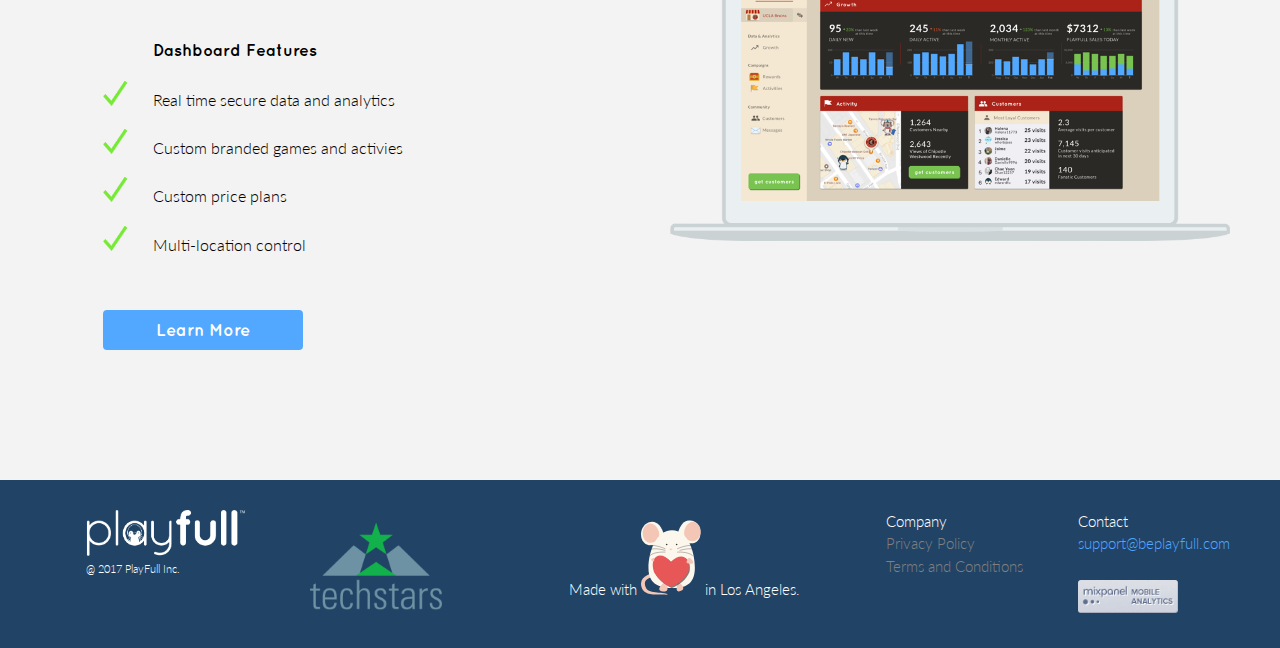
<file: New Website/views/landing.html>
<!DOCTYPE html>
<html>
<head>
  <title>PlayFull</title>
  <meta charset="utf-8">
  <meta http-equiv="X-UA-Compatible" content="IE=edge,chrome=1">
  <meta http-equiv="X-Frame-Options" content="allow">
  <meta name="description" content="PlayFull">
  <meta name="author" content="PlayFull">
  <meta name="viewport" content="width=device-width, initial-scale=1">

  <link rel="stylesheet" href="../public/css/desktop.css">
  <link rel="stylesheet" href="../public/css/main.css">
  <link rel="icon" href="../public/assets/images/favicon.png">

<!--   <script src="https://code.jquery.com/jquery-3.1.0.min.js"   integrity="sha256-cCueBR6CsyA4/9szpPfrX3s49M9vUU5BgtiJj06wt/s="   crossorigin="anonymous"></script> -->
  <script src="https://ajax.googleapis.com/ajax/libs/jquery/1.12.4/jquery.min.js"></script>
  <script type="text/javascript" src="../public/js/main.js"></script>
</head>
<body id="top">

<div class="mission">
  <div class="left-flex"></div>
  <div class="inner-mission">
    <a href="#top"><img id="logo" src="../public/assets/images/playfull-logo.png"></a>

    <div id="statement">
      <h1> Play with a Purpose</h1>
      <p> See how Play can help your restaurant engage the next generation of customers. </p>
      <a href="#purpose" id="scroll"><button class="learn-more"> Learn More </button></a>
    </div>

  </div> 
</div>

<div class="purpose" id="purpose">
  <div class="left-flex"></div>
    <img id="game-demo" src="../public/assets/images/landing/demo.png">

    <div class="text">
      <div id="top">
        <h1> Play Games. Win food. </h1>
        <p> Go from playing games to eating food in 3 easy steps. </p>
      </div>

      <div id="steps">
        <div class="step">
          <img src="../public/assets/images/landing/step1.png">
          <h2> Play Games </h2>
          <p> Geolocation games and mini-games anytime, anywhere </p>
        </div>
        <div class="step">
          <img src="../public/assets/images/landing/step2.png">
          <h2> Earn Points </h2>
          <p> For game performances, quests, and achievements </p>
        </div> 
        <div class="step">
          <img src="../public/assets/images/landing/step3.png">
          <h2> Win Rewards </h2>
          <p> At any of our partner restaurants </p>
        </div>
      </div>

      <div id="partners">
        Find us at select locations:
        <br>
        <img src="../public/assets/images/partners/chickfila.png">
        <img src="../public/assets/images/partners/chipotle.png">
        <img src="../public/assets/images/partners/subway.png">
        <img src="../public/assets/images/partners/kfc.png">
        <img src="../public/assets/images/partners/dennys.png">
        <img src="../public/assets/images/partners/coffeebean.png">
      </div>
      <div id="downloads">
        <a href="https://itunes.apple.com/us/app/playfull/id785912928?mt=8"><img src="../public/assets/images/app-store.svg"></a>
        <a href="https://play.google.com/store/apps/details?id=com.playfull.PlayFull"><img id="google" src="../public/assets/images/play-store.png"></a>
      </div> 
    </div>
</div>

<div class="business">
  <div class="left-flex"></div>
  <div class="inner-business">
    <h1> PlayFull for Business </h1>  
    <div id="explain">
      <p> PlayFull offers a complete solution for restaurant customer acquistion and retention through the PlayFull Dashboard and PlayPad. </p>
    </div>
    <br>
    <div id="features">
      <h3> &nbsp &nbsp &nbsp &nbsp &nbsp Dashboard Features </h3>
      <ul>
        <li><img src="../public/assets/images/landing/check.png">Real time secure data and analytics</li>
        <li><img src="../public/assets/images/landing/check.png">Custom branded games and activies</li>
        <li><img src="../public/assets/images/landing/check.png">Custom price plans</li>
        <li><img src="../public/assets/images/landing/check.png">Multi-location control</li>
      </ul>
      <a href="restaurants.html"><button id="learn-more"> Learn More</button></a>
    </div> 
  </div>
  <div class="right-flex">
    <img id="laptop" src="../public/assets/images/landing/business.png">
  </div>
</div>

<footer>
  <div class="left-flex"></div>
  <div id="copyright">
    <a href="#top"><img src="../public/assets/images/playfull-logo-white.svg"></a>
    <div> &#64; 2017 PlayFull Inc. </div>
  </div>

  <div id="techstars">
    <a href="http://www.techstars.com">
      <img src="../public/assets/images/techstars_logo.png"/>
    </a>
  </div>

  <div id="love">
    Made with <img src="../public/assets/images/mouse.svg"> in Los Angeles.
  </div>

  <div id="company">
    Company <br>
    <a href="privacy-policy.html">Privacy Policy</a><br>
    <a href="terms-and-conditions.html">Terms and Conditions</a>
  </div>

  <div id="contact">
    Contact <br>
    <a href="mailto:support@beplayfull.com">support@beplayfull.com</a>
    <a class="mobile-analytics" href="https://mixpanel.com/f/partner">
      <img src="../public/assets/images/mixpanel.png" alt="Mobile Analytics">
    </a>
  </div>
</footer>

</body>
</html>
</file>
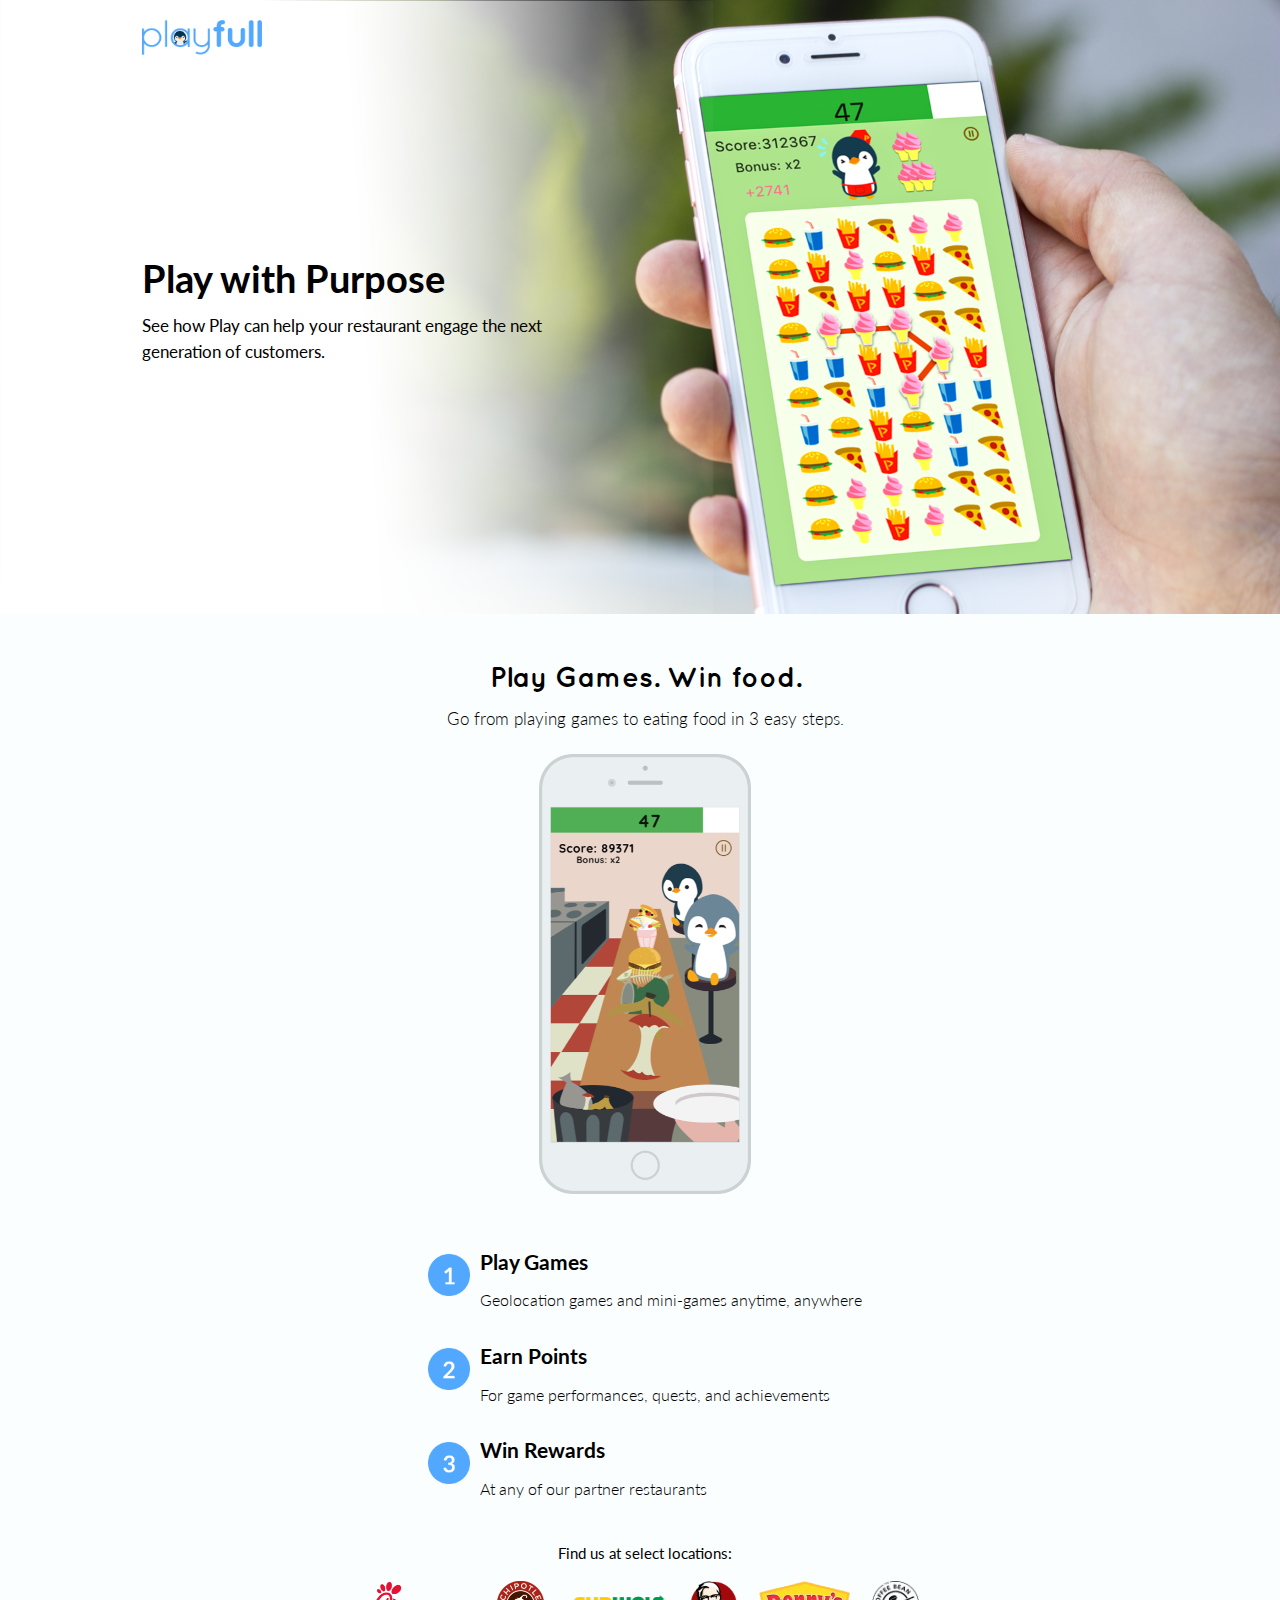
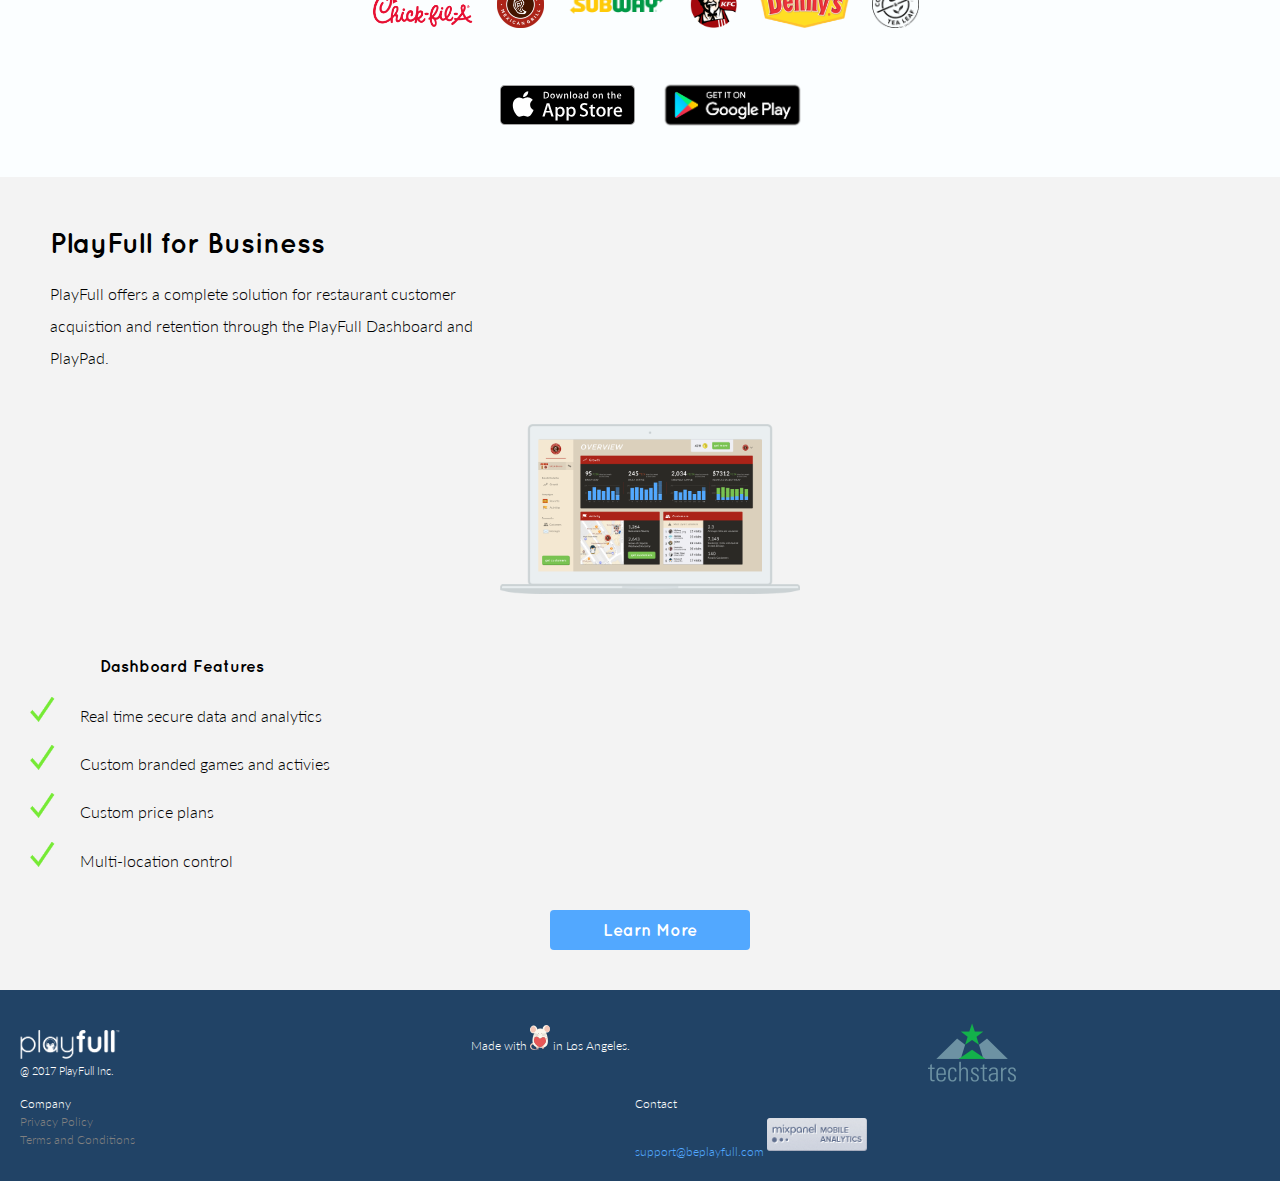
<file: New Website/views/mobile_landing.html>
<!DOCTYPE html>
<html>
<head>
  <title>PlayFull</title>
  <meta charset="utf-8">
  <meta http-equiv="X-UA-Compatible" content="IE=edge,chrome=1">
  <meta http-equiv="X-Frame-Options" content="allow">
  <meta name="description" content="PlayFull">
  <meta name="author" content="PlayFull">
  <meta name="viewport" content="width=device-width, initial-scale=1">

  <link rel="stylesheet" href="../public/css/main.css">
  <link rel="stylesheet" href="../public/css/mobile.css">
  <link rel="icon" href="../public/assets/images/favicon.png">

<!--   <script src="https://code.jquery.com/jquery-3.1.0.min.js"   integrity="sha256-cCueBR6CsyA4/9szpPfrX3s49M9vUU5BgtiJj06wt/s="   crossorigin="anonymous"></script> -->
  <script src="https://ajax.googleapis.com/ajax/libs/jquery/1.12.4/jquery.min.js"></script>
  <script type="text/javascript" src="../public/js/main.js"></script>
</head>
<body id="top">

<div class="mission">
  <div class="left-flex"></div>
  <div class="inner-mission">
    <a href="#top"><img id="logo" src="../public/assets/images/playfull-logo.png"></a>

    <div id="statement">
      <h1> Play with Purpose</h1>
      <p> See how Play can help your restaurant engage the next generation of customers. </p>
    </div>

  </div> 
</div>

<div class="purpose" id="purpose">
  <div class="left-flex"></div>

    <div class="text">
      <div id="top">
        <h1> Play Games. Win food. </h1>
        <p> Go from playing games to eating food in 3 easy steps. </p>
      </div>
	
    <img id="game-demo" src="../public/assets/images/landing/demo.png">
     
      <div id="steps">
        <div class="step">
          <img src="../public/assets/images/landing/step1.png">
          <div class="purpose_point">
			<h2> Play Games </h2>
			 <p> Geolocation games and mini-games anytime, anywhere </p>
			</div>
        </div>
        <div class="step">
			<img src="../public/assets/images/landing/step2.png">
	        <div class="purpose_point">
    	      <h2> Earn Points </h2>
	          <p> For game performances, quests, and achievements </p>
			</div>
        </div> 
        <div class="step">
          <img src="../public/assets/images/landing/step3.png">
	        <div class="purpose_point">
          <h2> Win Rewards </h2>
          <p> At any of our partner restaurants </p>
			</div>
        </div>
      </div>

      <div id="partners">
        Find us at select locations:
        <br>
        <img src="../public/assets/images/partners/chickfila.png">
        <img src="../public/assets/images/partners/chipotle.png">
        <img src="../public/assets/images/partners/subway.png">
        <img src="../public/assets/images/partners/kfc.png">
        <img src="../public/assets/images/partners/dennys.png">
        <img src="../public/assets/images/partners/coffeebean.png">
      </div>
      <div id="downloads">
        <a href="https://itunes.apple.com/us/app/playfull/id785912928?mt=8"><img src="../public/assets/images/app-store.svg"></a>
        <a href="https://play.google.com/store/apps/details?id=com.playfull.PlayFull"><img id="google" src="../public/assets/images/play-store.png"></a>
      </div> 
    </div>
</div>

<div class="business">
  <div class="left-flex"></div>
  <div class="inner-business">
    <h1> PlayFull for Business </h1>  
    <div id="explain">
      <p> PlayFull offers a complete solution for restaurant customer acquistion and retention through the PlayFull Dashboard and PlayPad. </p>
    </div>
        <img id="laptop" src="../public/assets/images/landing/business.png">
    <br>
    <div id="features">
      <h3> &nbsp &nbsp &nbsp &nbsp &nbsp Dashboard Features </h3>
      <ul>
        <li><img src="../public/assets/images/landing/check.png">Real time secure data and analytics</li>
        <li><img src="../public/assets/images/landing/check.png">Custom branded games and activies</li>
        <li><img src="../public/assets/images/landing/check.png">Custom price plans</li>
        <li><img src="../public/assets/images/landing/check.png">Multi-location control</li>
      </ul>
      <a href="restaurants.html"><button id="learn-more"> Learn More</button></a>
    </div> 
  </div>
</div>

<footer>
  <div class="left-flex"></div>
  <div id="footer_logos"> 
  <div id="copyright">
    <a href="#top"><img src="../public/assets/images/playfull-logo-white.svg"></a>
    <div> &#64; 2017 PlayFull Inc. </div>
  </div>

  <div id="love">
    Made with <img src="../public/assets/images/mouse.svg"> in Los Angeles.
  </div>
  
   <div id="techstars">
    <a href="http://www.techstars.com">
      <img src="../public/assets/images/techstars_logo.png"/>
    </a>
  </div>
  
	</div>

<div id="footer_info">
  <div id="company">
    Company <br>
    <a href="privacy-policy.html">Privacy Policy</a><br>
    <a href="terms-and-conditions.html">Terms and Conditions</a>
  </div>

  <div id="contact">
    Contact <br>
    <a href="mailto:support@beplayfull.com">support@beplayfull.com</a>
    <a class="mobile-analytics" href="https://mixpanel.com/f/partner">
      <img src="../public/assets/images/mixpanel.png" alt="Mobile Analytics">
    </a>
  </div>
	</div>
</footer>

</body>
</html>
</file>
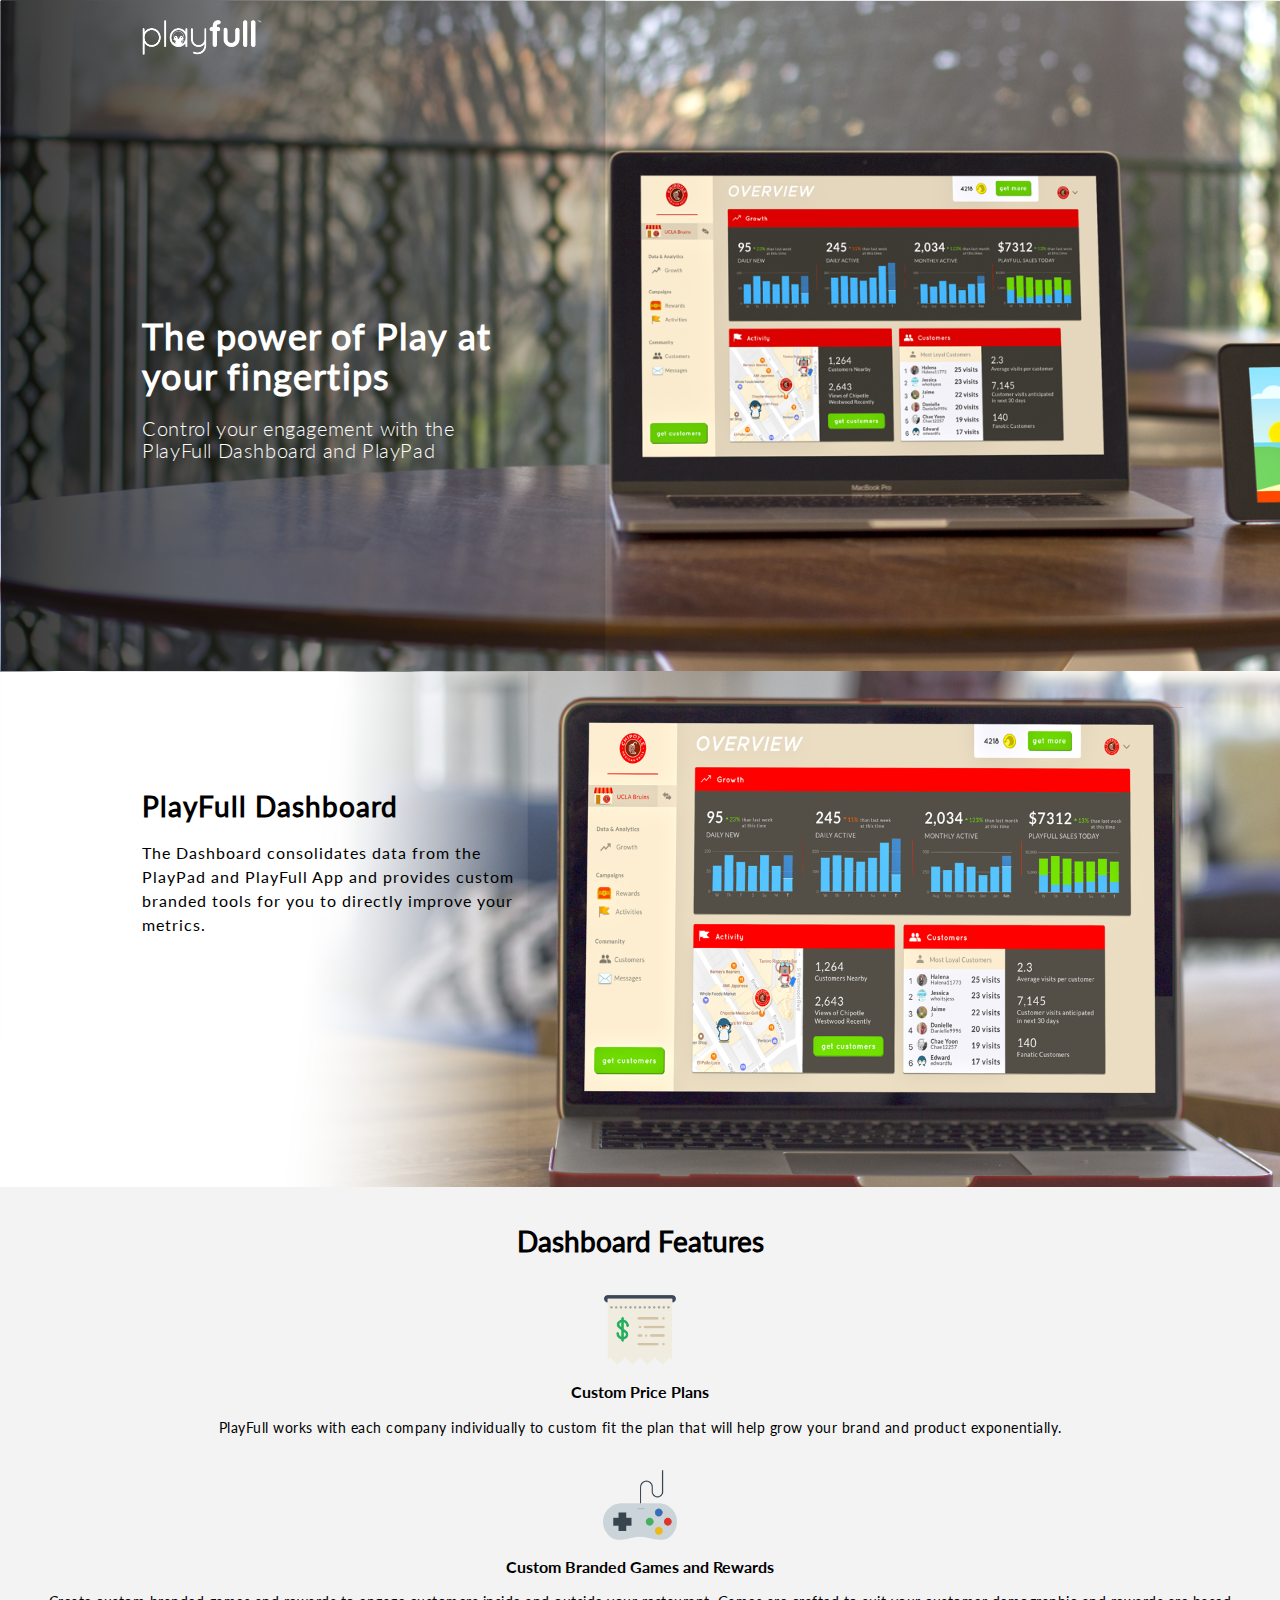
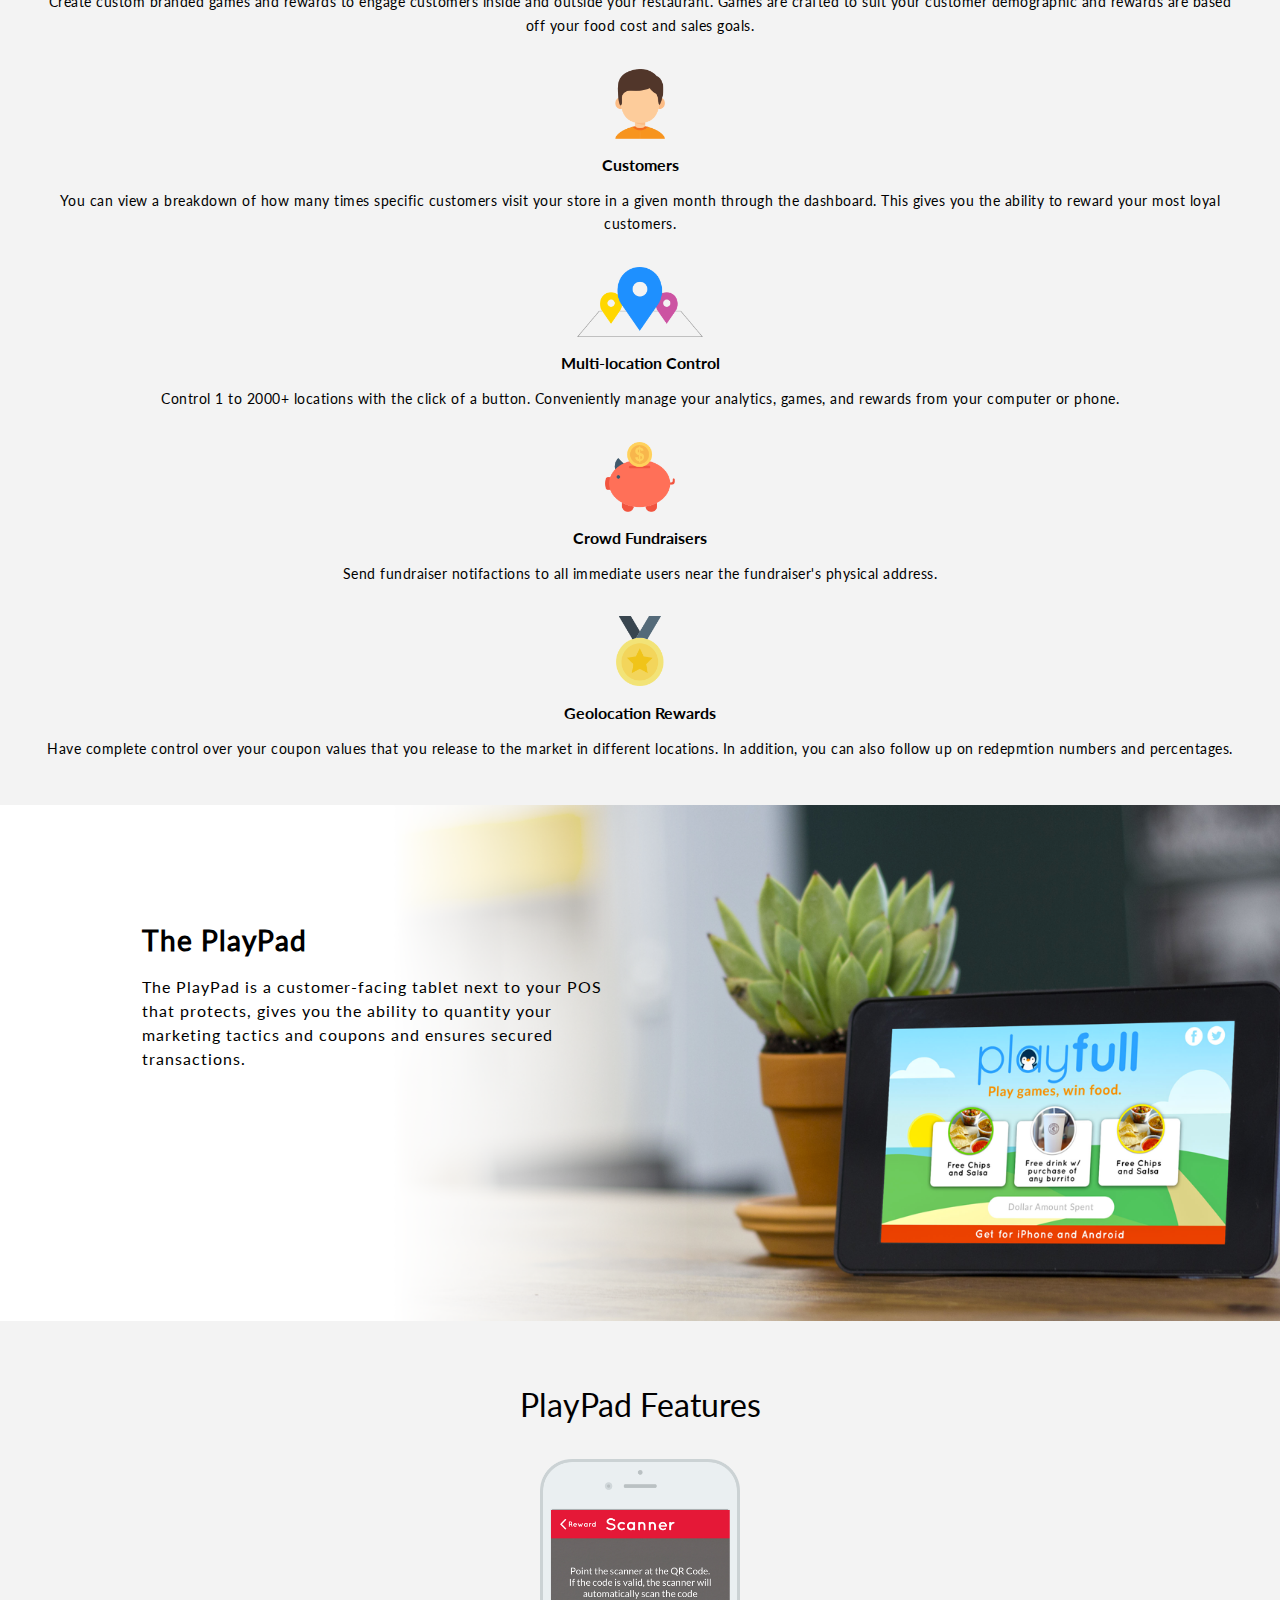
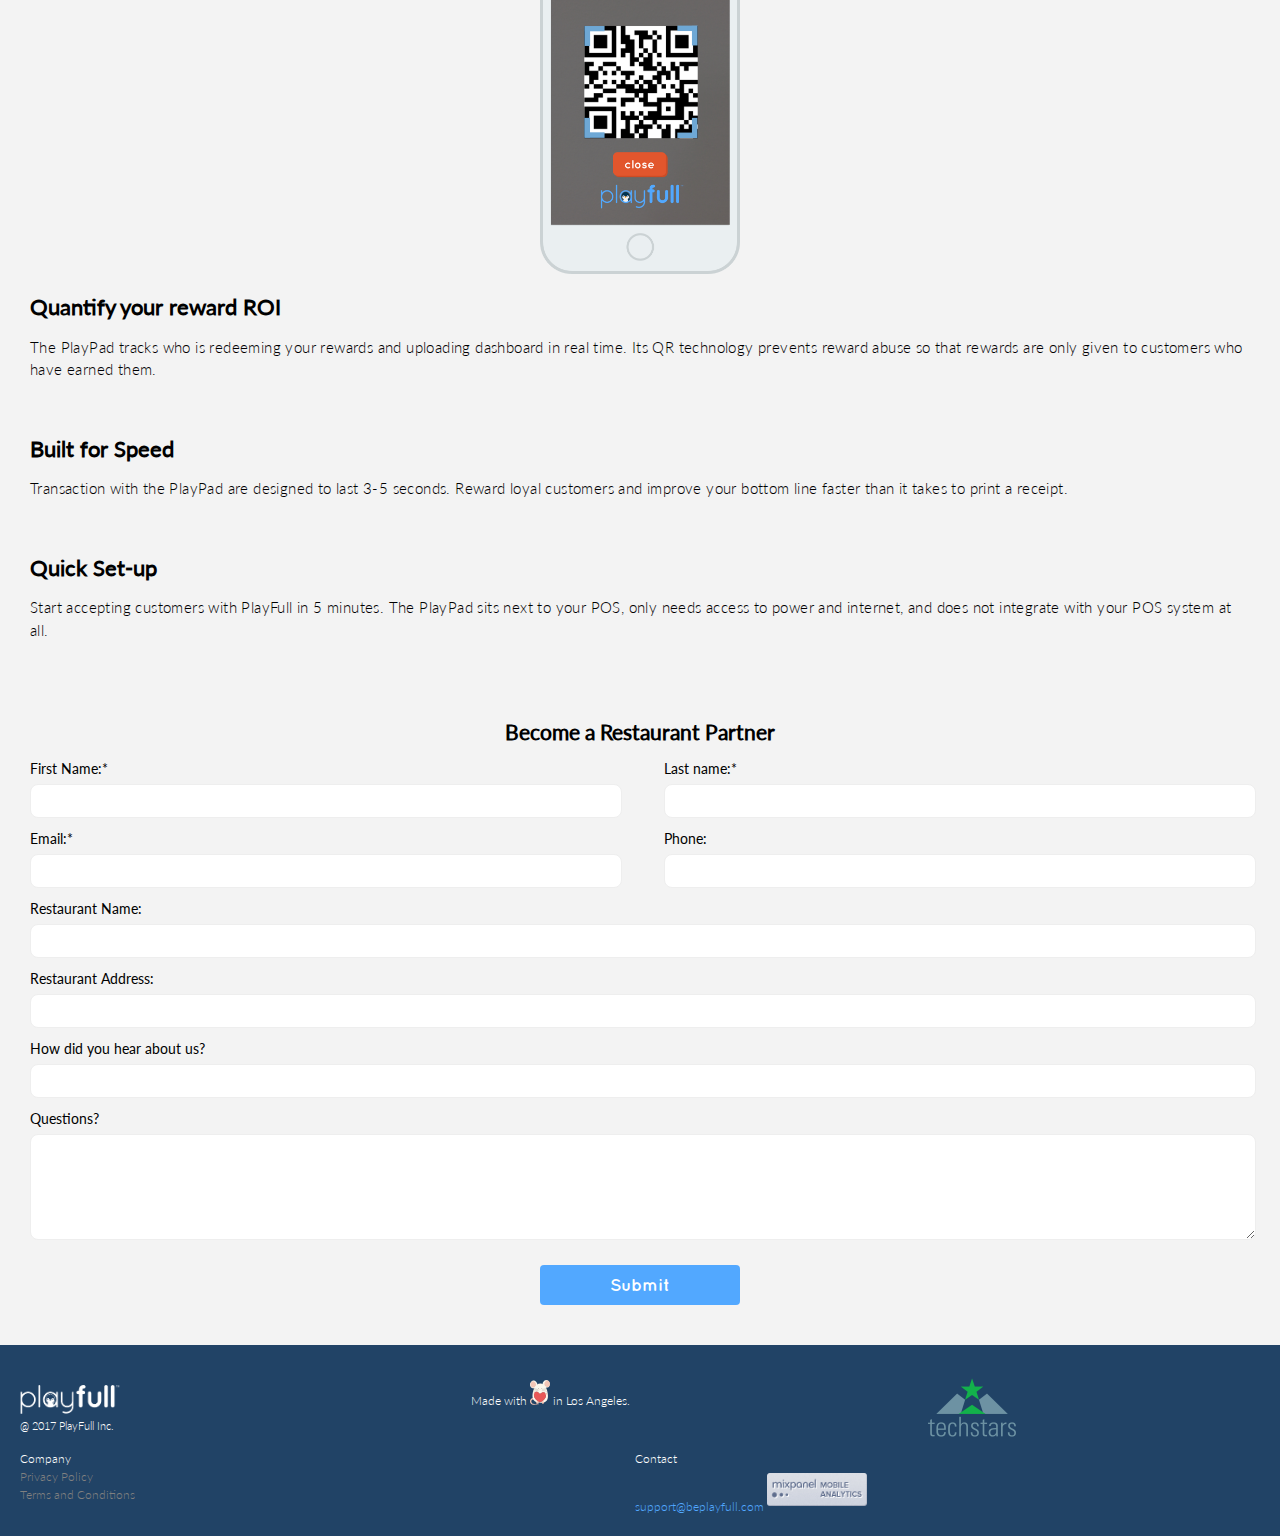
<file: New Website/views/mobile_restaurants.html>
<!DOCTYPE html>
<html>
<head>
  <title>PlayFull For Restaurants</title>
  <meta charset="utf-8">
  <meta http-equiv="X-UA-Compatible" content="IE=edge,chrome=1">
  <meta http-equiv="X-Frame-Options" content="allow">
  <meta name="description" content="PlayFull">
  <meta name="author" content="PlayFull">
  <meta name="viewport" content="width=device-width, initial-scale=1">

  <link rel="stylesheet" href="../public/css/main.css">
  <link rel="stylesheet" href="../public/css/restaurants.css">
  <link rel="stylesheet" href="../public/css/restraunts_mobile.css">
  <link rel="stylesheet" href="../public/css/mobile.css">
  <link rel="icon" href="../public/assets/images/favicon.png">

  <script src="https://code.jquery.com/jquery-3.1.0.min.js"   integrity="sha256-cCueBR6CsyA4/9szpPfrX3s49M9vUU5BgtiJj06wt/s="   crossorigin="anonymous"></script>
  <script type="text/javascript" src="../public/js/main.js"></script>
</head>
<body id="top">
<div class="intro">
  <div class="left-flex"></div>
  <div class="inner-intro">
    <a href="/"><img id="logo" src="../public/assets/images/playfull-logo-white.svg"></a>

    <div id="statement">
      <h1> The power of Play at your fingertips</h1>
      <p> Control your engagement with the PlayFull Dashboard and PlayPad </p>
    </div>
  </div> 
</div>

<div class="dash">
  <div class="left-flex"></div>
  <div class="inner-dash">
    <div id="text">
    <h2>PlayFull Dashboard</h2>
    <p>The Dashboard consolidates data from the PlayPad and PlayFull App and provides custom branded tools for you to directly improve your metrics. </p>
    </div>
  </div>
</div>

<div class="dash-features">

  <div class="inner-dash-features">
    <h2> Dashboard Features </h2>
    <div class="feature-box">
      <div class="feature-col">
        <div class="feature-item">
          <img id="logo" src="../public/assets/images/business/priceplans.png">
          <h3> Custom Price Plans </h3>
          <p> PlayFull works with each company individually to custom fit the plan that will help grow your brand and product exponentially. </p>
        </div>
        <div class="feature-item">
          <img id="logo" src="../public/assets/images/business/games.png">
          <h3> Custom Branded Games and Rewards </h3>
          <p> Create custom branded games and rewards to engage customers inside and outside your restaurant. Games are crafted to suit your customer demographic and rewards are based off your food cost and sales goals. </p>
        </div>
      </div>

      <div class="feature-col">
        <div class="feature-item">
          <img id="logo" src="../public/assets/images/business/customer.png">
          <h3> Customers </h3>
          <p> You can view a breakdown of how many times specific customers visit your store in a given month through the dashboard. This gives you the ability to reward your most loyal customers. </p>
        </div>
        <div class="feature-item">
          <img id="logo" src="../public/assets/images/business/location.png">
          <h3> Multi-location Control </h3>
          <p> Control 1 to 2000+ locations with the click of a button. Conveniently manage your analytics, games, and rewards from your computer or phone. </p>
        </div>
      </div>

      <div class="feature-col">
        <div class="feature-item">
          <img id="logo" src="../public/assets/images/business/fundraiser.png">
          <h3> Crowd Fundraisers </h3>
          <p> Send fundraiser notifactions to all immediate users near the fundraiser's physical address. </p>
        </div>
        <div class="feature-item">
          <img id="logo" src="../public/assets/images/business/rewards.png">
          <h3> Geolocation Rewards </h3>
          <p> Have complete control over your coupon values that you release to the market in different locations. In addition, you can also follow up on redepmtion numbers and percentages. </p>
        </div>
      </div>
    </div>
    </div>

</div>

<div class="playpad">
  <div class="left-flex"></div>
  <div class="inner-playpad">
    <div id="text">
      <h2> The PlayPad </h2>
      <p> The PlayPad is a customer-facing tablet next to your POS that protects, gives you the ability to quantity your marketing tactics and coupons and ensures secured transactions. </p>
    </div>
  </div>
</div>

<div class="playpad-features-title">
PlayPad Features
</div> 

<div class="playpad-features">
  <div class="flex-space"></div>
    <div id="demo">
      <img id="logo" src="../public/assets/images/business/qr.png">
    </div>
  <div class="inner-playpad-features">
    <div id="text">
      <div class="feature">
        <h2> Quantify your reward ROI</h2>
        <p> The PlayPad tracks who is redeeming your rewards and uploading dashboard in real time. Its QR technology prevents reward abuse so that rewards are only given to customers who have earned them.</p> 
      </div>

      <div class="feature">
        <h2> Built for Speed</h2>
        <p> Transaction with the PlayPad are designed to last 3-5 seconds. Reward loyal customers and improve your bottom line faster than it takes to print a receipt.</p> 
      </div>

      <div class="feature">
        <h2> Quick Set-up</h2>
        <p> Start accepting customers with PlayFull in 5 minutes. The PlayPad sits next to your POS, only needs access to power and internet, and does not integrate with your POS system at all. </p> 
      </div>
    </div>

  </div>

  <div class="flex-space"></div>
</div>


<div id="partner">
	<h2> Become a Restaurant Partner</h2>
	<form id="become_partner">
		<div class="row">
			<div>
			  <p>First Name:*</p>
			  <input type="text" name="fname" required>
			</div>
			<div id="form_spacing"></div>
		  <div>
		    <p> Last name:*</p>
		    <input type="text" name="lname" required>
			</div>
		</div>
		<div class="row">
			<div>
			  <p>Email:*</p>
			  <input type="text" required>
			</div>
			<div id="form_spacing"></div>
		  <div>
				<p>Phone:</p>
				<input type="text">
			</div>
		</div>
		<p>Restaurant Name:</p>
		<input type="text"><br>
		<p>Restaurant Address:</p>
		<input type="text"><br>
		<p>How did you hear about us?</p>
		<input type="text"><br>
		<p>Questions?</p>
		<textarea id="form_questions" name="form_questions" rows="5"></textarea>
		<div id="form_success">
			<p>Message successfully sent! We'll be in touch soon!</p>
		</div>
		<button id="form_submit">Submit</button>
	</form>
</div>


<footer>
  <div class="left-flex"></div>
  <div id="footer_logos"> 
  <div id="copyright">
    <a href="#top"><img src="../public/assets/images/playfull-logo-white.svg"></a>
    <div> &#64; 2017 PlayFull Inc. </div>
  </div>

  <div id="love">
    Made with <img src="../public/assets/images/mouse.svg"> in Los Angeles.
  </div>
  
   <div id="techstars">
    <a href="http://www.techstars.com">
      <img src="../public/assets/images/techstars_logo.png"/>
    </a>
  </div>
  
	</div>

<div id="footer_info">
  <div id="company">
    Company <br>
    <a href="privacy-policy.html">Privacy Policy</a><br>
    <a href="terms-and-conditions.html">Terms and Conditions</a>
  </div>

  <div id="contact">
    Contact <br>
    <a href="mailto:support@beplayfull.com">support@beplayfull.com</a>
    <a class="mobile-analytics" href="https://mixpanel.com/f/partner">
      <img src="../public/assets/images/mixpanel.png" alt="Mobile Analytics">
    </a>
  </div>
	</div>
</footer>

</body>
</html>
</file>
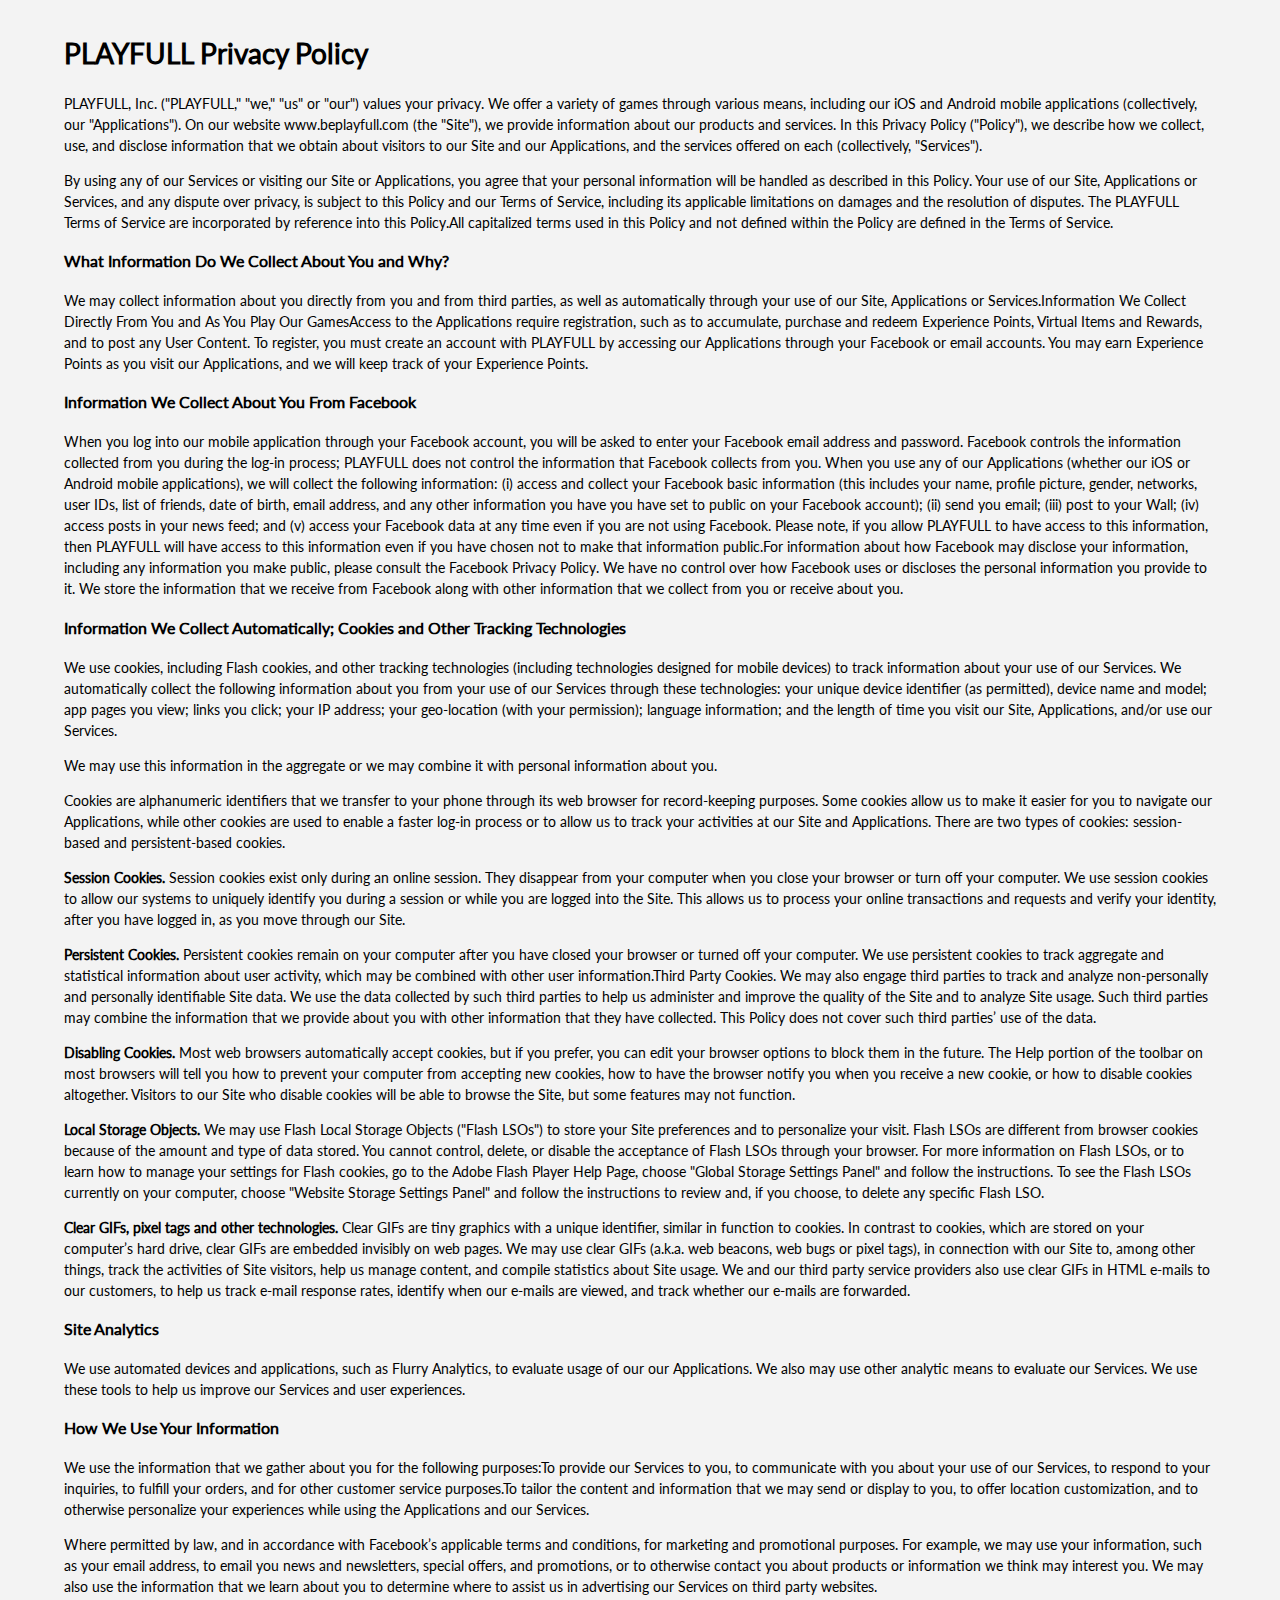
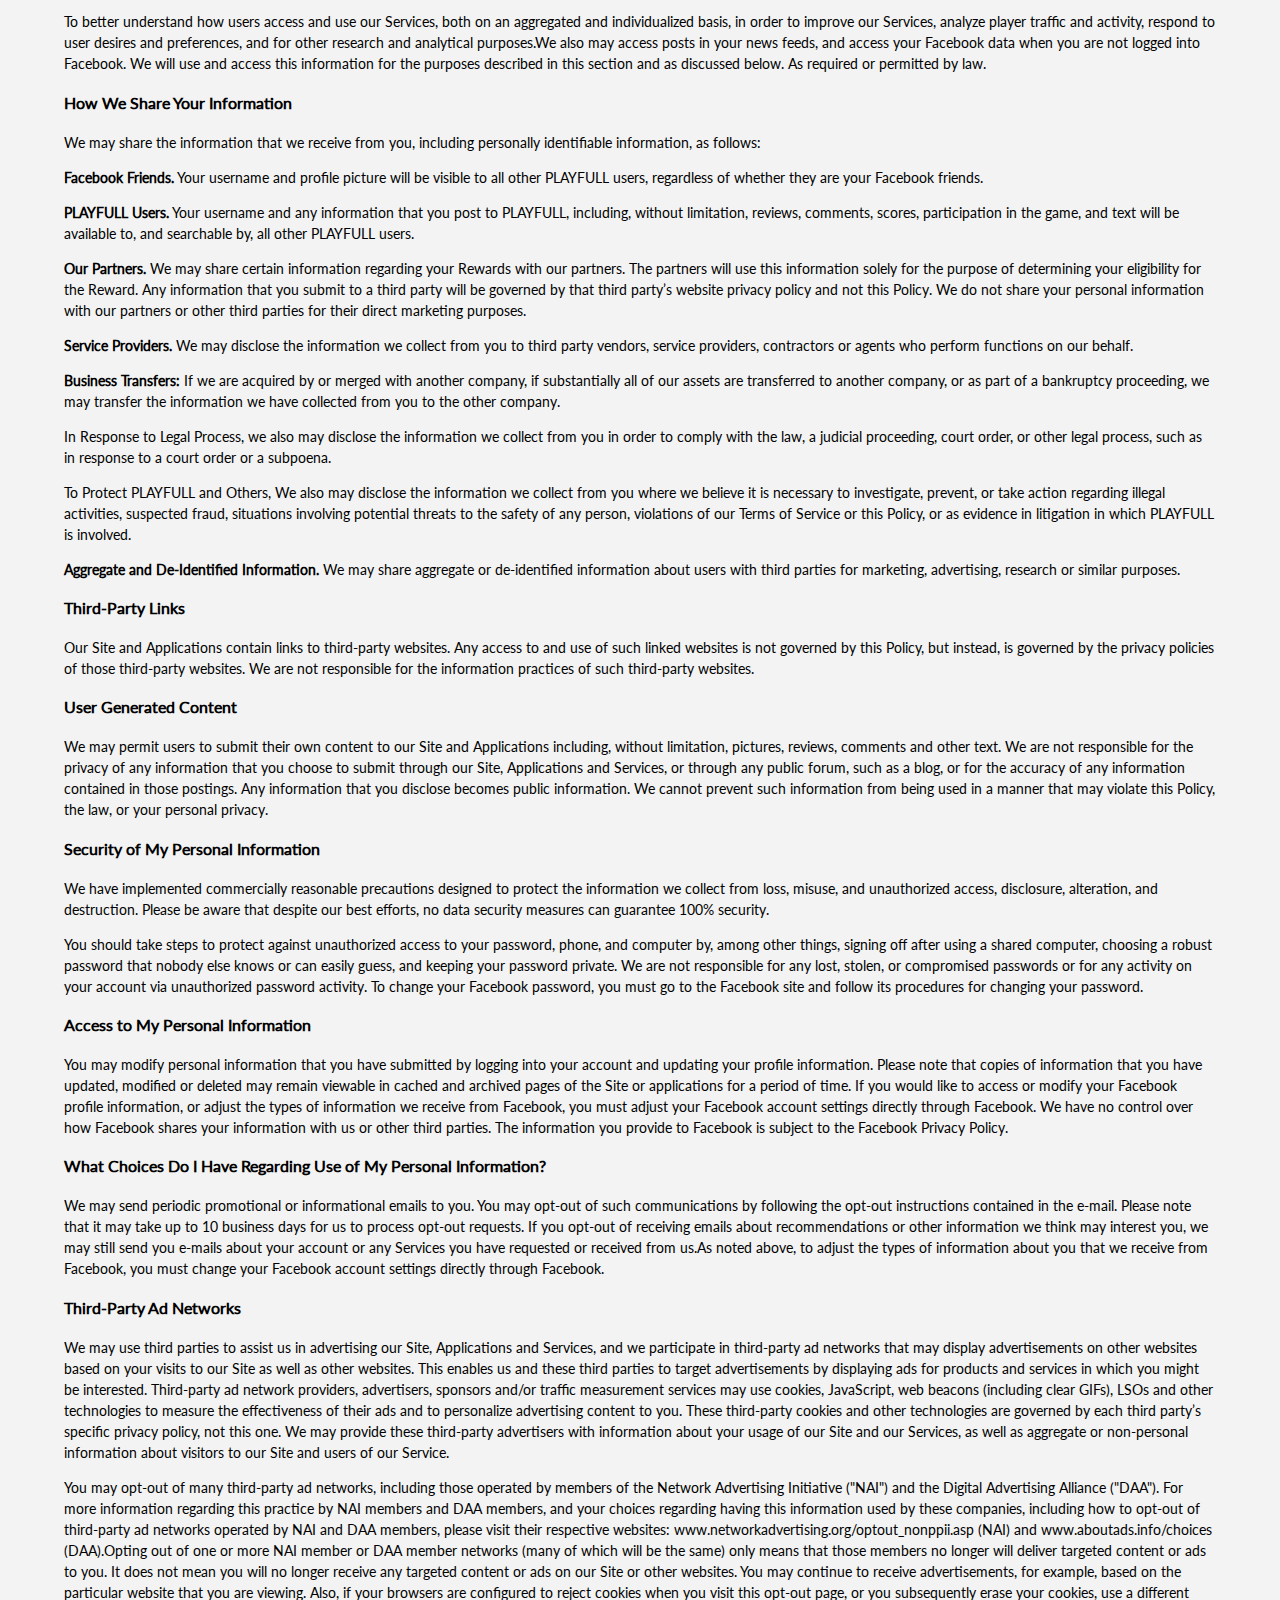
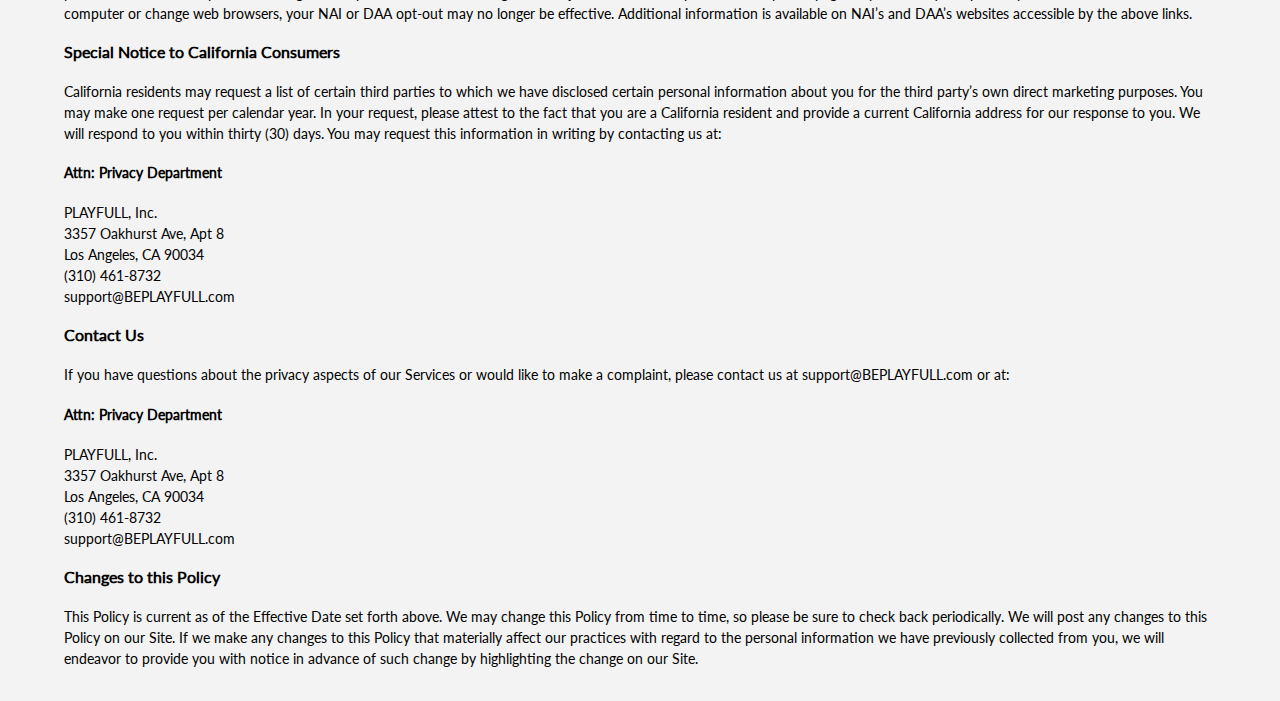
<file: New Website/views/privacy-policy.html>
<!DOCTYPE html>
<html lang="en">
  <head>
    <meta charset="utf-8">
    <meta http-equiv="X-UA-Compatible" content="IE=edge">
    <meta name="viewport" content="width=device-width, initial-scale=1">
    <meta name="description" content="">
    <meta name="author" content="">
    <link rel="icon" href="../public/assets/images/favicon.png">
    <title>PlayFull Privacy Policy</title>
    <link href="../public/css/main.css" rel="stylesheet">
  </head>

  <body class="legal">
    <div class="jumbotron">
      <div class="container">
	<h1>PLAYFULL Privacy Policy</h1>
	<p>
	  PLAYFULL, Inc. ("PLAYFULL," "we," "us" or "our") values your privacy. We offer a variety of games through various means, including our iOS and Android mobile applications (collectively, our "Applications"). On our website www.beplayfull.com (the "Site"), we provide information about our products and services. In this Privacy Policy ("Policy"), we describe how we collect, use, and disclose information that we obtain about visitors to our Site and our Applications, and the services offered on each (collectively, "Services").</p>
	<p>By using any of our Services or visiting our Site or Applications, you agree that your personal information will be handled as described in this Policy. Your use of our Site, Applications or Services, and any dispute over privacy, is subject to this Policy and our Terms of Service, including its applicable limitations on damages and the resolution of disputes. The PLAYFULL Terms of Service are incorporated by reference into this Policy.All capitalized terms used in this Policy and not defined within the Policy are defined in the Terms of Service.</p>
	<h3>What Information Do We Collect About You and Why?</h3>
	<p>We may collect information about you directly from you and from third parties, as well as automatically through your use of our Site, Applications or Services.Information We Collect Directly From You and As You Play Our GamesAccess to the Applications require registration, such as to accumulate, purchase and redeem Experience Points, Virtual Items and Rewards, and to post any User Content. To register, you must create an account with PLAYFULL by accessing our Applications through your Facebook or email accounts. You may earn Experience Points as you visit our Applications, and we will keep track of your Experience Points.</p>

	<h3>Information We Collect About You From Facebook</h3>

	<p>When you log into our mobile application through your Facebook account, you will be asked to enter your Facebook email address and password. Facebook controls the information collected from you during the log-in process; PLAYFULL does not control the information that Facebook collects from you. When you use any of our Applications (whether our iOS or Android mobile applications), we will collect the following information: (i) access and collect your Facebook basic information (this includes your name, profile picture, gender, networks, user IDs, list of friends, date of birth, email address, and any other information you have you have set to public on your Facebook account); (ii) send you email; (iii) post to your Wall; (iv) access posts in your news feed; and (v) access your Facebook data at any time even if you are not using Facebook. Please note, if you allow PLAYFULL to have access to this information, then PLAYFULL will have access to this information even if you have chosen not to make that information public.For information about how Facebook may disclose your information, including any information you make public, please consult the Facebook Privacy Policy. We have no control over how Facebook uses or discloses the personal information you provide to it. We store the information that we receive from Facebook along with other information that we collect from you or receive about you.</p>
	<h3>Information We Collect Automatically; Cookies and Other Tracking Technologies</h3>
	<p>We use cookies, including Flash cookies, and other tracking technologies (including technologies designed for mobile devices) to track information about your use of our Services. We automatically collect the following information about you from your use of our Services through these technologies: your unique device identifier (as permitted), device name and model; app pages you view; links you click; your IP address; your geo-location (with your permission); language information; and the length of time you visit our Site, Applications, and/or use our Services.</p>
	<p>We may use this information in the aggregate or we may combine it with personal information about you.</p><p>Cookies are alphanumeric identifiers that we transfer to your phone through its web browser for record-keeping purposes. Some cookies allow us to make it easier for you to navigate our Applications, while other cookies are used to enable a faster log-in process or to allow us to track your activities at our Site and Applications. There are two types of cookies: session-based and persistent-based cookies.</p>

	<p><b>Session Cookies.</b> Session cookies exist only during an online session. They disappear from your computer when you close your browser or turn off your computer. We use session cookies to allow our systems to uniquely identify you during a session or while you are logged into the Site. This allows us to process your online transactions and requests and verify your identity, after you have logged in, as you move through our Site.</p>
	<p><b>Persistent Cookies.</b> Persistent cookies remain on your computer after you have closed your browser or turned off your computer. We use persistent cookies to track aggregate and statistical information about user activity, which may be combined with other user information.Third Party Cookies. We may also engage third parties to track and analyze non-personally and personally identifiable Site data. We use the data collected by such third parties to help us administer and improve the quality of the Site and to analyze Site usage. Such third parties may combine the information that we provide about you with other information that they have collected. This Policy does not cover such third parties’ use of the data.</p>
	<p><b>Disabling Cookies.</b> Most web browsers automatically accept cookies, but if you prefer, you can edit your browser options to block them in the future. The Help portion of the toolbar on most browsers will tell you how to prevent your computer from accepting new cookies, how to have the browser notify you when you receive a new cookie, or how to disable cookies altogether. Visitors to our Site who disable cookies will be able to browse the Site, but some features may not function.</p>
	<p><b>Local Storage Objects.</b> We may use Flash Local Storage Objects ("Flash LSOs") to store your Site preferences and to personalize your visit. Flash LSOs are different from browser cookies because of the amount and type of data stored. You cannot control, delete, or disable the acceptance of Flash LSOs through your browser. For more information on Flash LSOs, or to learn how to manage your settings for Flash cookies, go to the Adobe Flash Player Help Page, choose "Global Storage Settings Panel" and follow the instructions. To see the Flash LSOs currently on your computer, choose "Website Storage Settings Panel" and follow the instructions to review and, if you choose, to delete any specific Flash LSO.</p>
	<p><b>Clear GIFs, pixel tags and other technologies.</b> Clear GIFs are tiny graphics with a unique identifier, similar in function to cookies. In contrast to cookies, which are stored on your computer’s hard drive, clear GIFs are embedded invisibly on web pages. We may use clear GIFs (a.k.a. web beacons, web bugs or pixel tags), in connection with our Site to, among other things, track the activities of Site visitors, help us manage content, and compile statistics about Site usage. We and our third party service providers also use clear GIFs in HTML e-mails to our customers, to help us track e-mail response rates, identify when our e-mails are viewed, and track whether our e-mails are forwarded.</p>

	<h3>Site Analytics</h3>
	<p>We use automated devices and applications, such as Flurry Analytics, to evaluate usage of our our Applications. We also may use other analytic means to evaluate our Services. We use these tools to help us improve our Services and user experiences.</p>
	<h3>How We Use Your Information</h3>
	<p>We use the information that we gather about you for the following purposes:To provide our Services to you, to communicate with you about your use of our Services, to respond to your inquiries, to fulfill your orders, and for other customer service purposes.To tailor the content and information that we may send or display to you, to offer location customization, and to otherwise personalize your experiences while using the Applications and our Services.</p>
	<p>Where permitted by law, and in accordance with Facebook’s applicable terms and conditions, for marketing and promotional purposes. For example, we may use your information, such as your email address, to email you news and newsletters, special offers, and promotions, or to otherwise contact you about products or information we think may interest you. We may also use the information that we learn about you to determine where to assist us in advertising our Services on third party websites.</p>
	<p>To better understand how users access and use our Services, both on an aggregated and individualized basis, in order to improve our Services, analyze player traffic and activity, respond to user desires and preferences, and for other research and analytical purposes.We also may access posts in your news feeds, and access your Facebook data when you are not logged into Facebook. We will use and access this information for the purposes described in this section and as discussed below. As required or permitted by law.</p>

	<h3>How We Share Your Information</h3>

	<p>We may share the information that we receive from you, including personally identifiable information, as follows:</p>
	<p><b>Facebook Friends.</b> Your username and profile picture will be visible to all other PLAYFULL users, regardless of whether they are your Facebook friends.</p>

	<p><b>PLAYFULL Users.</b> Your username and any information that you post to PLAYFULL, including, without limitation, reviews, comments, scores, participation in the game, and text will be available to, and searchable by, all other PLAYFULL users.</p>
	<p><b>Our Partners.</b> We may share certain information regarding your Rewards with our partners. The partners will use this information solely for the purpose of determining your eligibility for the Reward. Any information that you submit to a third party will be governed by that third party’s website privacy policy and not this Policy. We do not share your personal information with our partners or other third parties for their direct marketing purposes.</p>
	<p><b>Service Providers.</b> We may disclose the information we collect from you to third party vendors, service providers, contractors or agents who perform functions on our behalf.</p>
	<p><b>Business Transfers:</b> If we are acquired by or merged with another company, if substantially all of our assets are transferred to another company, or as part of a bankruptcy proceeding, we may transfer the information we have collected from you to the other company.<p>In Response to Legal Process, we also may disclose the information we collect from you in order to comply with the law, a judicial proceeding, court order, or other legal process, such as in response to a court order or a subpoena.</p><p>To Protect PLAYFULL and Others, We also may disclose the information we collect from you where we believe it is necessary to investigate, prevent, or take action regarding illegal activities, suspected fraud, situations involving potential threats to the safety of any person, violations of our Terms of Service or this Policy, or as evidence in litigation in which PLAYFULL is involved.</p>
	<p><b>Aggregate and De-Identified Information.</b> We may share aggregate or de-identified information about users with third parties for marketing, advertising, research or similar purposes.</p>

	<h3>Third-Party Links</h3>
	<p>Our Site and Applications contain links to third-party websites. Any access to and use of such linked websites is not governed by this Policy, but instead, is governed by the privacy policies of those third-party websites. We are not responsible for the information practices of such third-party websites.</p>

	<h3>User Generated Content</h3>
	<p>We may permit users to submit their own content to our Site and Applications including, without limitation, pictures, reviews, comments and other text. We are not responsible for the privacy of any information that you choose to submit through our Site, Applications and Services, or through any public forum, such as a blog, or for the accuracy of any information contained in those postings. Any information that you disclose becomes public information. We cannot prevent such information from being used in a manner that may violate this Policy, the law, or your personal privacy.</p>
	<h3>Security of My Personal Information</h3>
	<p>We have implemented commercially reasonable precautions designed to protect the information we collect from loss, misuse, and unauthorized access, disclosure, alteration, and destruction. Please be aware that despite our best efforts, no data security measures can guarantee 100% security.</p><p>You should take steps to protect against unauthorized access to your password, phone, and computer by, among other things, signing off after using a shared computer, choosing a robust password that nobody else knows or can easily guess, and keeping your password private. We are not responsible for any lost, stolen, or compromised passwords or for any activity on your account via unauthorized password activity. To change your Facebook password, you must go to the Facebook site and follow its procedures for changing your password.</p>
	<h3>Access to My Personal Information</h3>
	<p>You may modify personal information that you have submitted by logging into your account and updating your profile information. Please note that copies of information that you have updated, modified or deleted may remain viewable in cached and archived pages of the Site or applications for a period of time. If you would like to access or modify your Facebook profile information, or adjust the types of information we receive from Facebook, you must adjust your Facebook account settings directly through Facebook. We have no control over how Facebook shares your information with us or other third parties. The information you provide to Facebook is subject to the Facebook Privacy Policy.</p>
	<h3>What Choices Do I Have Regarding Use of My Personal Information?</h3>
	<p>We may send periodic promotional or informational emails to you. You may opt-out of such communications by following the opt-out instructions contained in the e-mail. Please note that it may take up to 10 business days for us to process opt-out requests. If you opt-out of receiving emails about recommendations or other information we think may interest you, we may still send you e-mails about your account or any Services you have requested or received from us.As noted above, to adjust the types of information about you that we receive from Facebook, you must change your Facebook account settings directly through Facebook.</p>

	<h3>Third-Party Ad Networks</h3>
	<p>We may use third parties to assist us in advertising our Site, Applications and Services, and we participate in third-party ad networks that may display advertisements on other websites based on your visits to our Site as well as other websites. This enables us and these third parties to target advertisements by displaying ads for products and services in which you might be interested. Third-party ad network providers, advertisers, sponsors and/or traffic measurement services may use cookies, JavaScript, web beacons (including clear GIFs), LSOs and other technologies to measure the effectiveness of their ads and to personalize advertising content to you. These third-party cookies and other technologies are governed by each third party’s specific privacy policy, not this one. We may provide these third-party advertisers with information about your usage of our Site and our Services, as well as aggregate or non-personal information about visitors to our Site and users of our Service.</p>

	<p>You may opt-out of many third-party ad networks, including those operated by members of the Network Advertising Initiative ("NAI") and the Digital Advertising Alliance ("DAA"). For more information regarding this practice by NAI members and DAA members, and your choices regarding having this information used by these companies, including how to opt-out of third-party ad networks operated by NAI and DAA members, please visit their respective websites: www.networkadvertising.org/optout_nonppii.asp (NAI) and www.aboutads.info/choices (DAA).Opting out of one or more NAI member or DAA member networks (many of which will be the same) only means that those members no longer will deliver targeted content or ads to you. It does not mean you will no longer receive any targeted content or ads on our Site or other websites. You may continue to receive advertisements, for example, based on the particular website that you are viewing. Also, if your browsers are configured to reject cookies when you visit this opt-out page, or you subsequently erase your cookies, use a different computer or change web browsers, your NAI or DAA opt-out may no longer be effective. Additional information is available on NAI’s and DAA’s websites accessible by the above links.</p>

	<h3>Special Notice to California Consumers</h3>

	<p>California residents may request a list of certain third parties to which we have disclosed certain personal information about you for the third party’s own direct marketing purposes. You may make one request per calendar year. In your request, please attest to the fact that you are a California resident and provide a current California address for our response to you. We will respond to you within thirty (30) days. You may request this information in writing by contacting us at:</p>
	<h4>Attn: Privacy Department</h4>

	<p>PLAYFULL, Inc. <br/>
	  3357 Oakhurst Ave, Apt 8<br/>
	  Los Angeles, CA 90034<br/>
	  (310) 461-8732<br/>
	  support@BEPLAYFULL.com<br/>
	</p>
	<h3>Contact Us</h3>
	<p>If you have questions about the privacy aspects of our Services or would like to make a complaint, please contact us at support@BEPLAYFULL.com or at:</p>
	<h4>Attn: Privacy Department</h4>
	<p>PLAYFULL, Inc. <br/>
	  3357 Oakhurst Ave, Apt 8<br/>
	  Los Angeles, CA 90034<br/>
	  (310) 461-8732<br/>
	  support@BEPLAYFULL.com<br/>
	</p>
	<h3>Changes to this Policy</h3>
	<p>This Policy is current as of the Effective Date set forth above. We may change this Policy from time to time, so please be sure to check back periodically. We will post any changes to this Policy on our Site. If we make any changes to this Policy that materially affect our practices with regard to the personal information we have previously collected from you, we will endeavor to provide you with notice in advance of such change by highlighting the change on our Site.</p>

  </body>
</html>
</file>
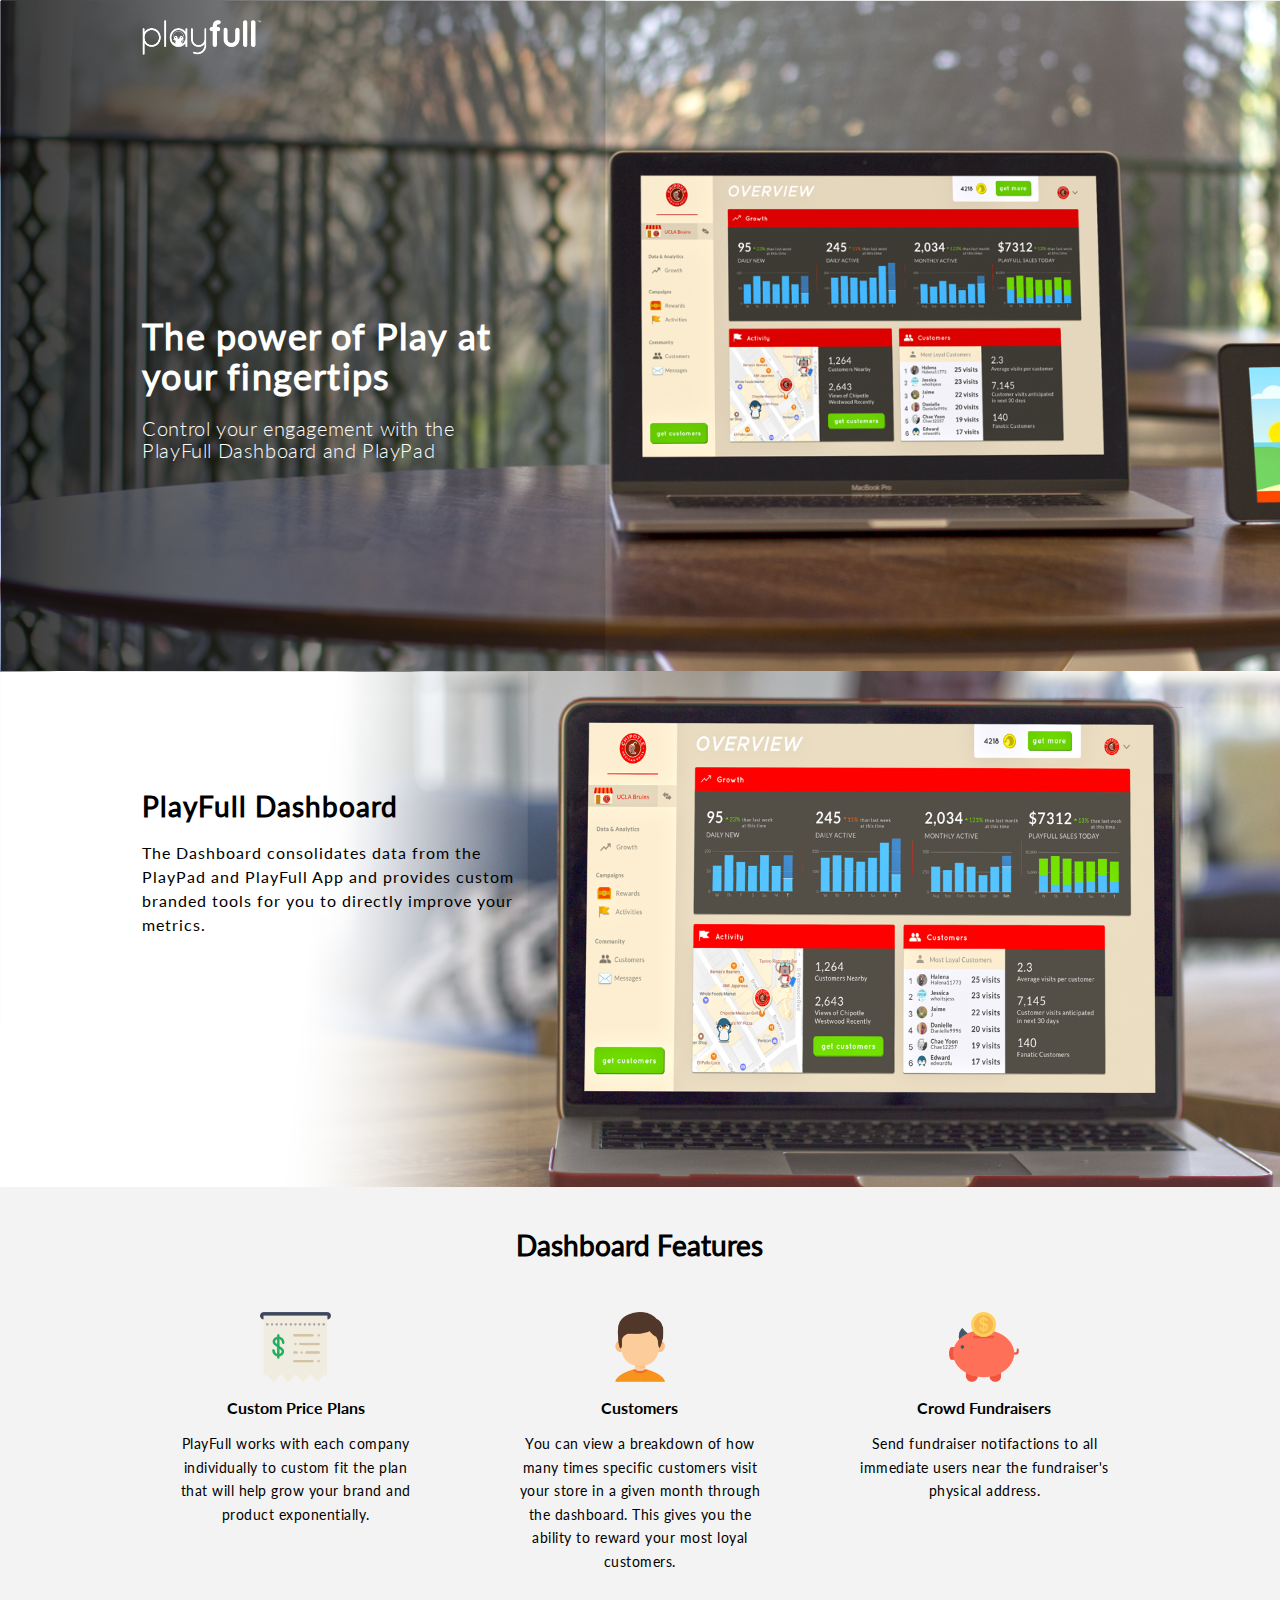
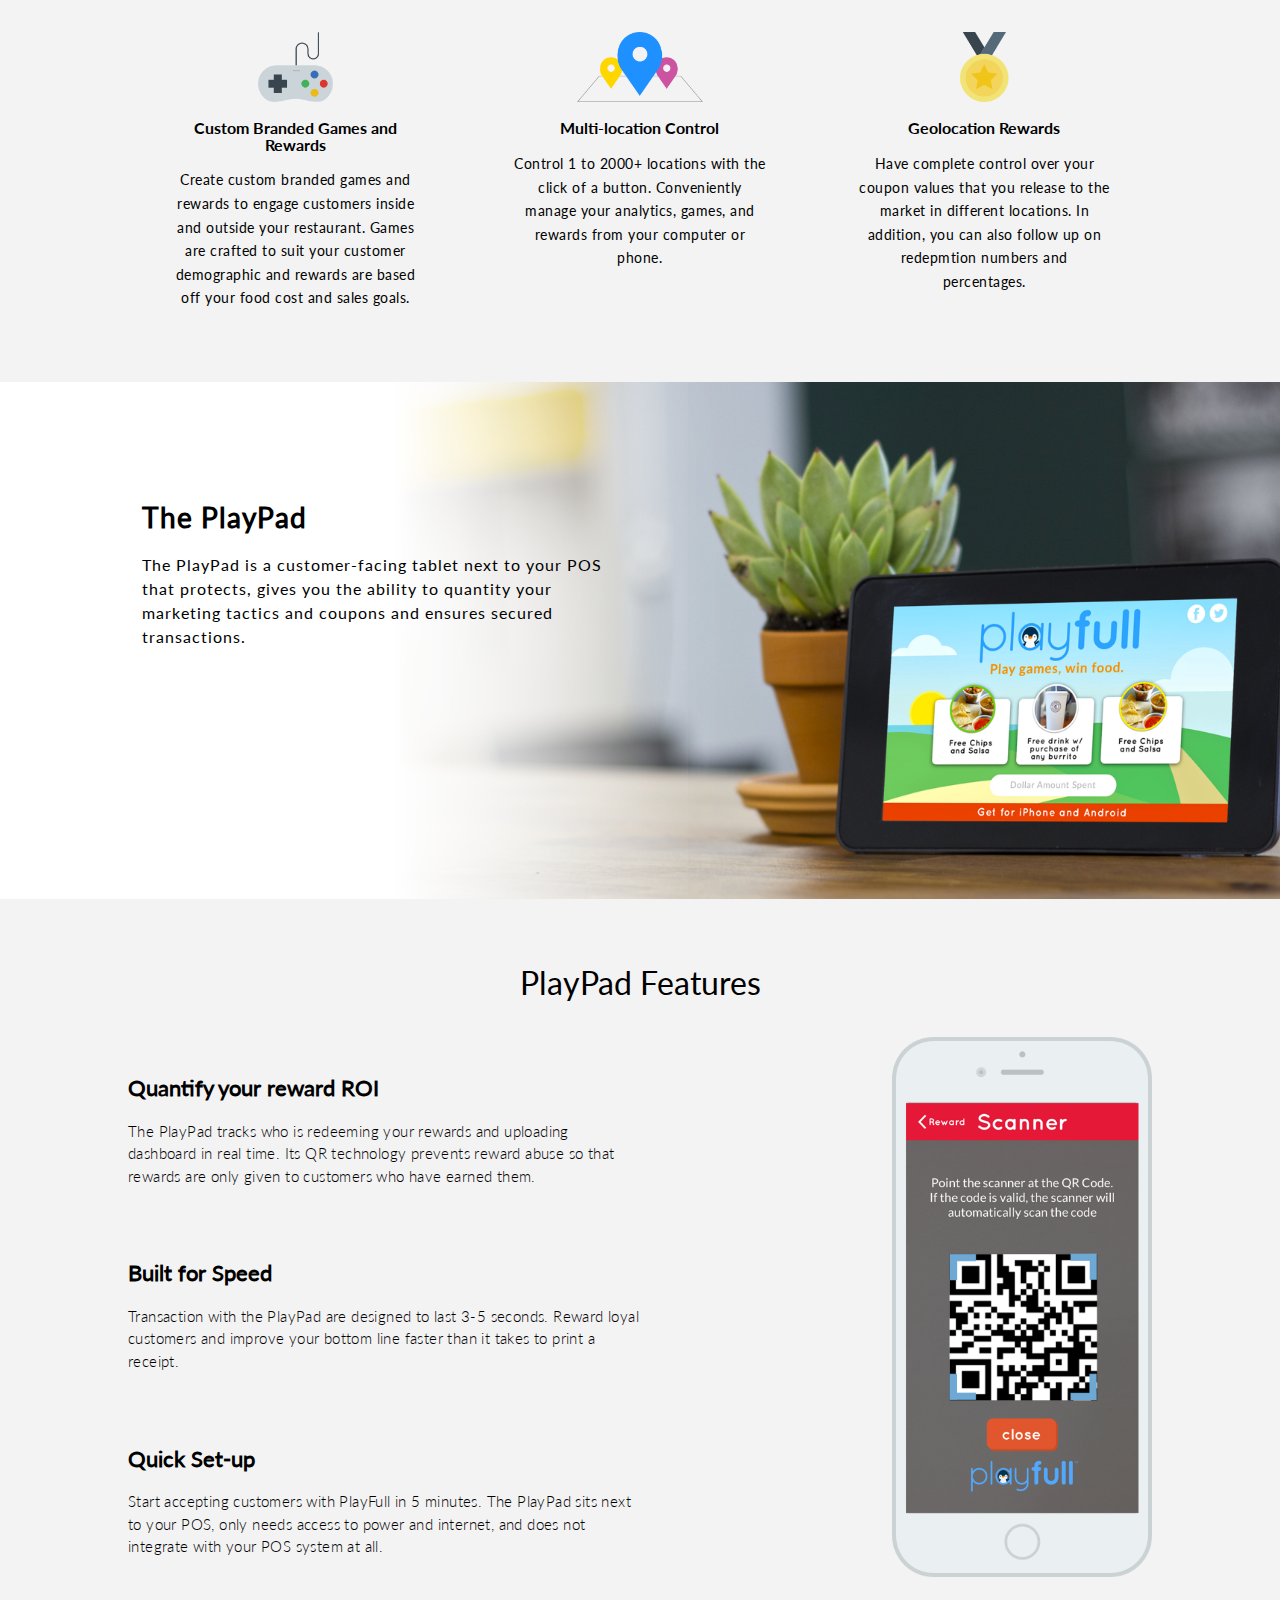
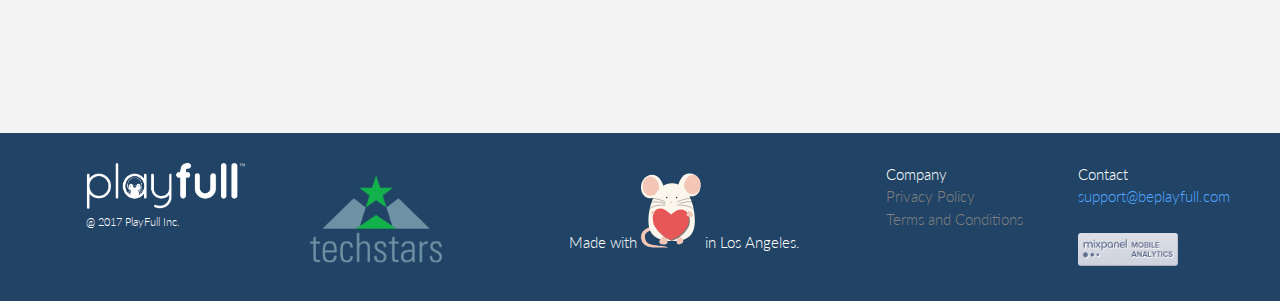
<file: New Website/views/restaurants.html>
<!DOCTYPE html>
<html>
<head>
  <title>PlayFull For Restaurants</title>
  <meta charset="utf-8">
  <meta http-equiv="X-UA-Compatible" content="IE=edge,chrome=1">
  <meta http-equiv="X-Frame-Options" content="allow">
  <meta name="description" content="PlayFull">
  <meta name="author" content="PlayFull">
  <meta name="viewport" content="width=device-width, initial-scale=1">

  <link rel="stylesheet" href="../public/css/main.css">
  <link rel="stylesheet" href="../public/css/desktop.css">
  <link rel="stylesheet" href="../public/css/restaurants.css">
  <link rel="stylesheet" href="../public/css/restaurants_desktop.css">
  <link rel="icon" href="../public/assets/images/favicon.png">

  <script src="https://code.jquery.com/jquery-3.1.0.min.js"   integrity="sha256-cCueBR6CsyA4/9szpPfrX3s49M9vUU5BgtiJj06wt/s="   crossorigin="anonymous"></script>
  <script type="text/javascript" src="../public/js/main.js"></script>
</head>
<body id="top">
<div class="intro">
  <div class="left-flex"></div>
  <div class="inner-intro">
    <a href="/"><img id="logo" src="../public/assets/images/playfull-logo-white.svg"></a>

    <div id="statement">
      <h1> The power of Play at your fingertips</h1>
      <p> Control your engagement with the PlayFull Dashboard and PlayPad </p>
    </div>
  </div> 
</div>

<div class="dash">
  <div class="left-flex"></div>
  <div class="inner-dash">
    <div id="text">
    <h2>PlayFull Dashboard</h2>
    <p>The Dashboard consolidates data from the PlayPad and PlayFull App and provides custom branded tools for you to directly improve your metrics. </p>
    </div>
  </div>
</div>

<div class="dash-features">
  <div class="flex-space"></div>

  <div class="inner-dash-features">
    <h2> Dashboard Features </h2>
    <div class="feature-box">
      <div class="feature-col">
        <div class="feature-item">
          <img id="logo" src="../public/assets/images/business/priceplans.png">
          <h3> Custom Price Plans </h3>
          <p> PlayFull works with each company individually to custom fit the plan that will help grow your brand and product exponentially. </p>
        </div>
        <div class="feature-item">
          <img id="logo" src="../public/assets/images/business/games.png">
          <h3> Custom Branded Games and Rewards </h3>
          <p> Create custom branded games and rewards to engage customers inside and outside your restaurant. Games are crafted to suit your customer demographic and rewards are based off your food cost and sales goals. </p>
        </div>
      </div>

      <div class="feature-col">
        <div class="feature-item">
          <img id="logo" src="../public/assets/images/business/customer.png">
          <h3> Customers </h3>
          <p> You can view a breakdown of how many times specific customers visit your store in a given month through the dashboard. This gives you the ability to reward your most loyal customers. </p>
        </div>
        <div class="feature-item">
          <img id="logo" src="../public/assets/images/business/location.png">
          <h3> Multi-location Control </h3>
          <p> Control 1 to 2000+ locations with the click of a button. Conveniently manage your analytics, games, and rewards from your computer or phone. </p>
        </div>
      </div>

      <div class="feature-col">
        <div class="feature-item">
          <img id="logo" src="../public/assets/images/business/fundraiser.png">
          <h3> Crowd Fundraisers </h3>
          <p> Send fundraiser notifactions to all immediate users near the fundraiser's physical address. </p>
        </div>
        <div class="feature-item">
          <img id="logo" src="../public/assets/images/business/rewards.png">
          <h3> Geolocation Rewards </h3>
          <p> Have complete control over your coupon values that you release to the market in different locations. In addition, you can also follow up on redepmtion numbers and percentages. </p>
        </div>
      </div>
    </div>
    </div>

  <div class="flex-space"></div>
</div>

<div class="playpad">
  <div class="left-flex"></div>
  <div class="inner-playpad">
    <div id="text">
      <h2> The PlayPad </h2>
      <p> The PlayPad is a customer-facing tablet next to your POS that protects, gives you the ability to quantity your marketing tactics and coupons and ensures secured transactions. </p>
    </div>
  </div>
</div>

<div class="playpad-features-title">
PlayPad Features
</div> 

<div class="playpad-features">
  <div class="flex-space"></div>
  <div class="inner-playpad-features">
    <div id="text">
      <div class="feature">
        <h2> Quantify your reward ROI</h2>
        <p> The PlayPad tracks who is redeeming your rewards and uploading dashboard in real time. Its QR technology prevents reward abuse so that rewards are only given to customers who have earned them.</p> 
      </div>

      <div class="feature">
        <h2> Built for Speed</h2>
        <p> Transaction with the PlayPad are designed to last 3-5 seconds. Reward loyal customers and improve your bottom line faster than it takes to print a receipt.</p> 
      </div>

      <div class="feature">
        <h2> Quick Set-up</h2>
        <p> Start accepting customers with PlayFull in 5 minutes. The PlayPad sits next to your POS, only needs access to power and internet, and does not integrate with your POS system at all. </p> 
      </div>
    </div>

    <div id="demo">
      <img id="logo" src="../public/assets/images/business/qr.png">
    </div>
  </div>

  <div class="flex-space"></div>
</div>

<footer>
  <div class="left-flex"></div>
  <div id="copyright">
    <a href="/"><img src="../public/assets/images/playfull-logo-white.svg"></a>
    <div> &#64; 2017 PlayFull Inc. </div>
  </div>

  <div id="techstars">
    <a href="http://www.techstars.com">
      <img src="../public/assets/images/techstars_logo.png"/>
    </a>
  </div>
  
  <div id="love">
    Made with <img src="../public/assets/images/mouse.svg"> in Los Angeles.
  </div>

  <div id="company">
    Company <br>
    <a href="http://beplayfull.com/privacy-policy.html">Privacy Policy</a><br>
    <a href="http://beplayfull.com/terms-and-conditions.html">Terms and Conditions</a>
  </div>

  <div id="contact">
    Contact <br>
    <a href="mailto:support@beplayfull.com">support@beplayfull.com</a>
    <a class="mobile-analytics" href="https://mixpanel.com/f/partner">
      <img src="../public/assets/images/mixpanel.png" alt="Mobile Analytics">
    </a>
  </div>
</footer>

</body>
</html>
</file>
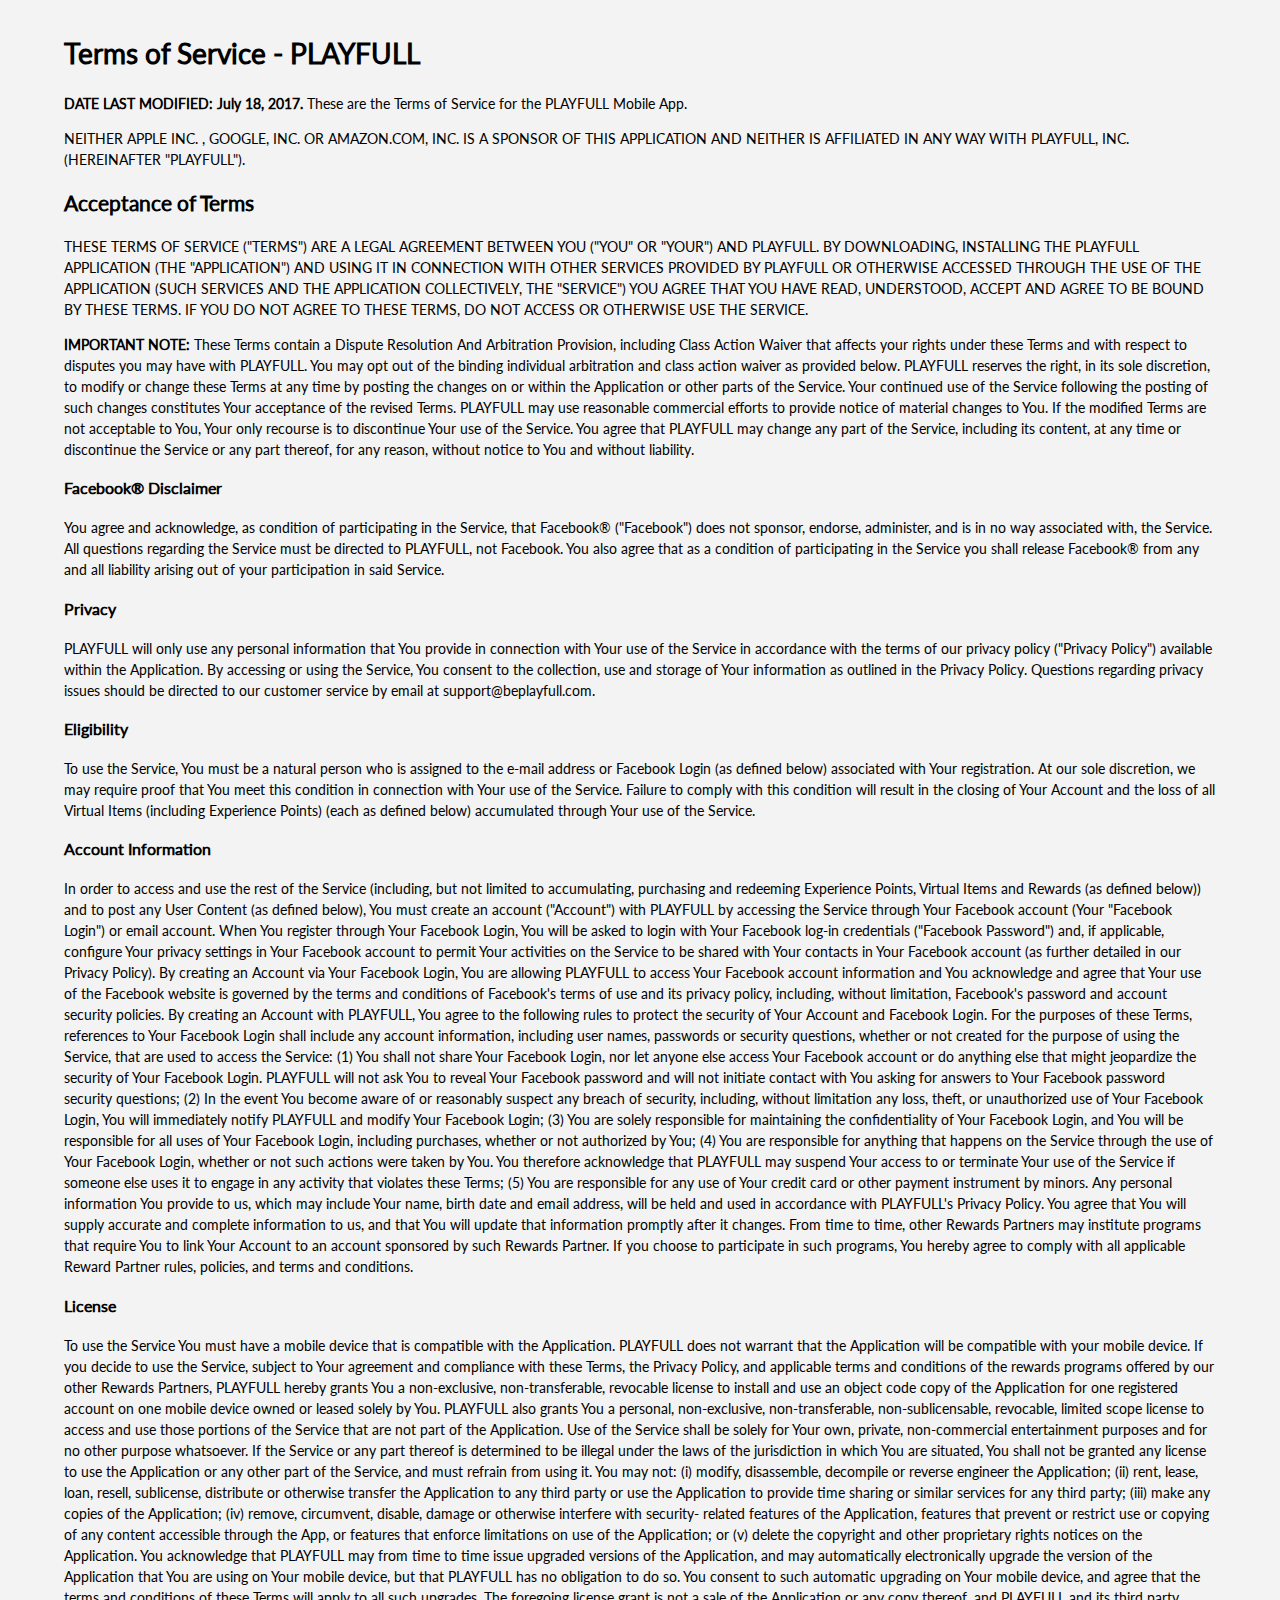
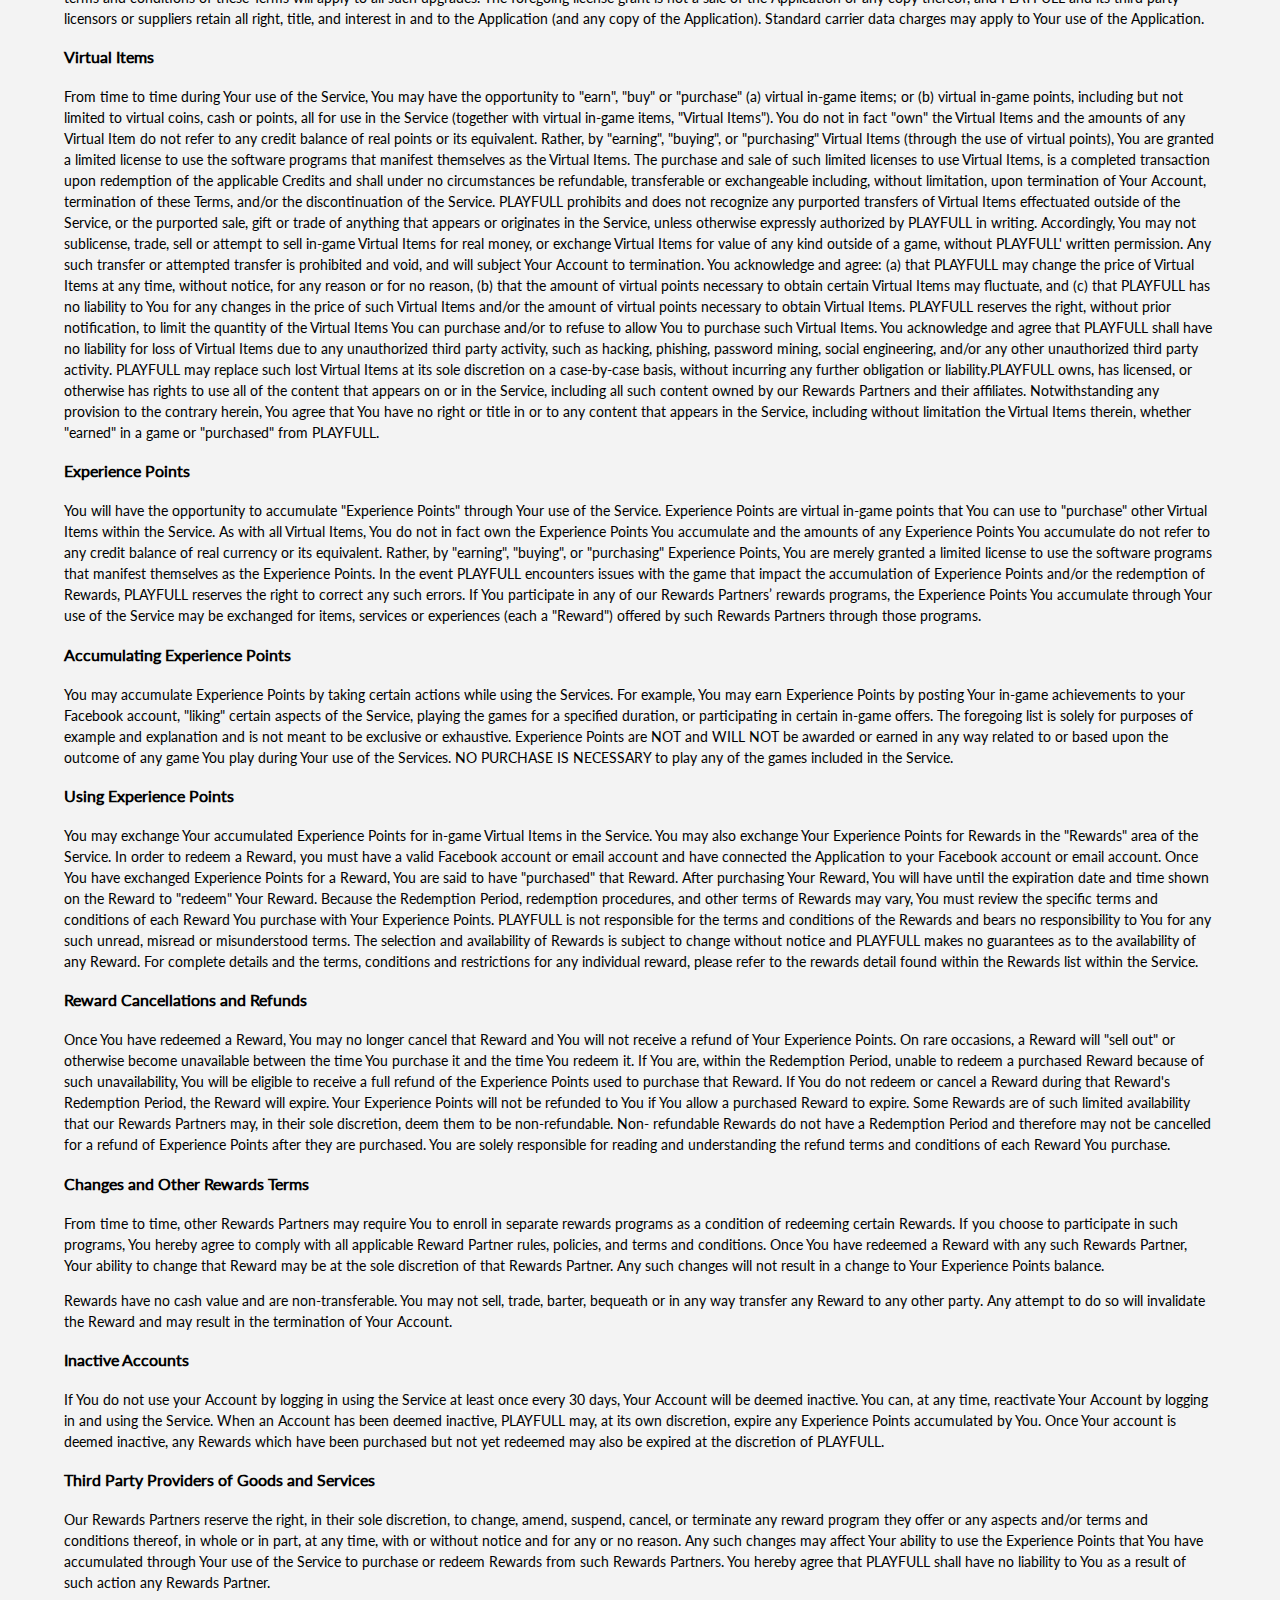
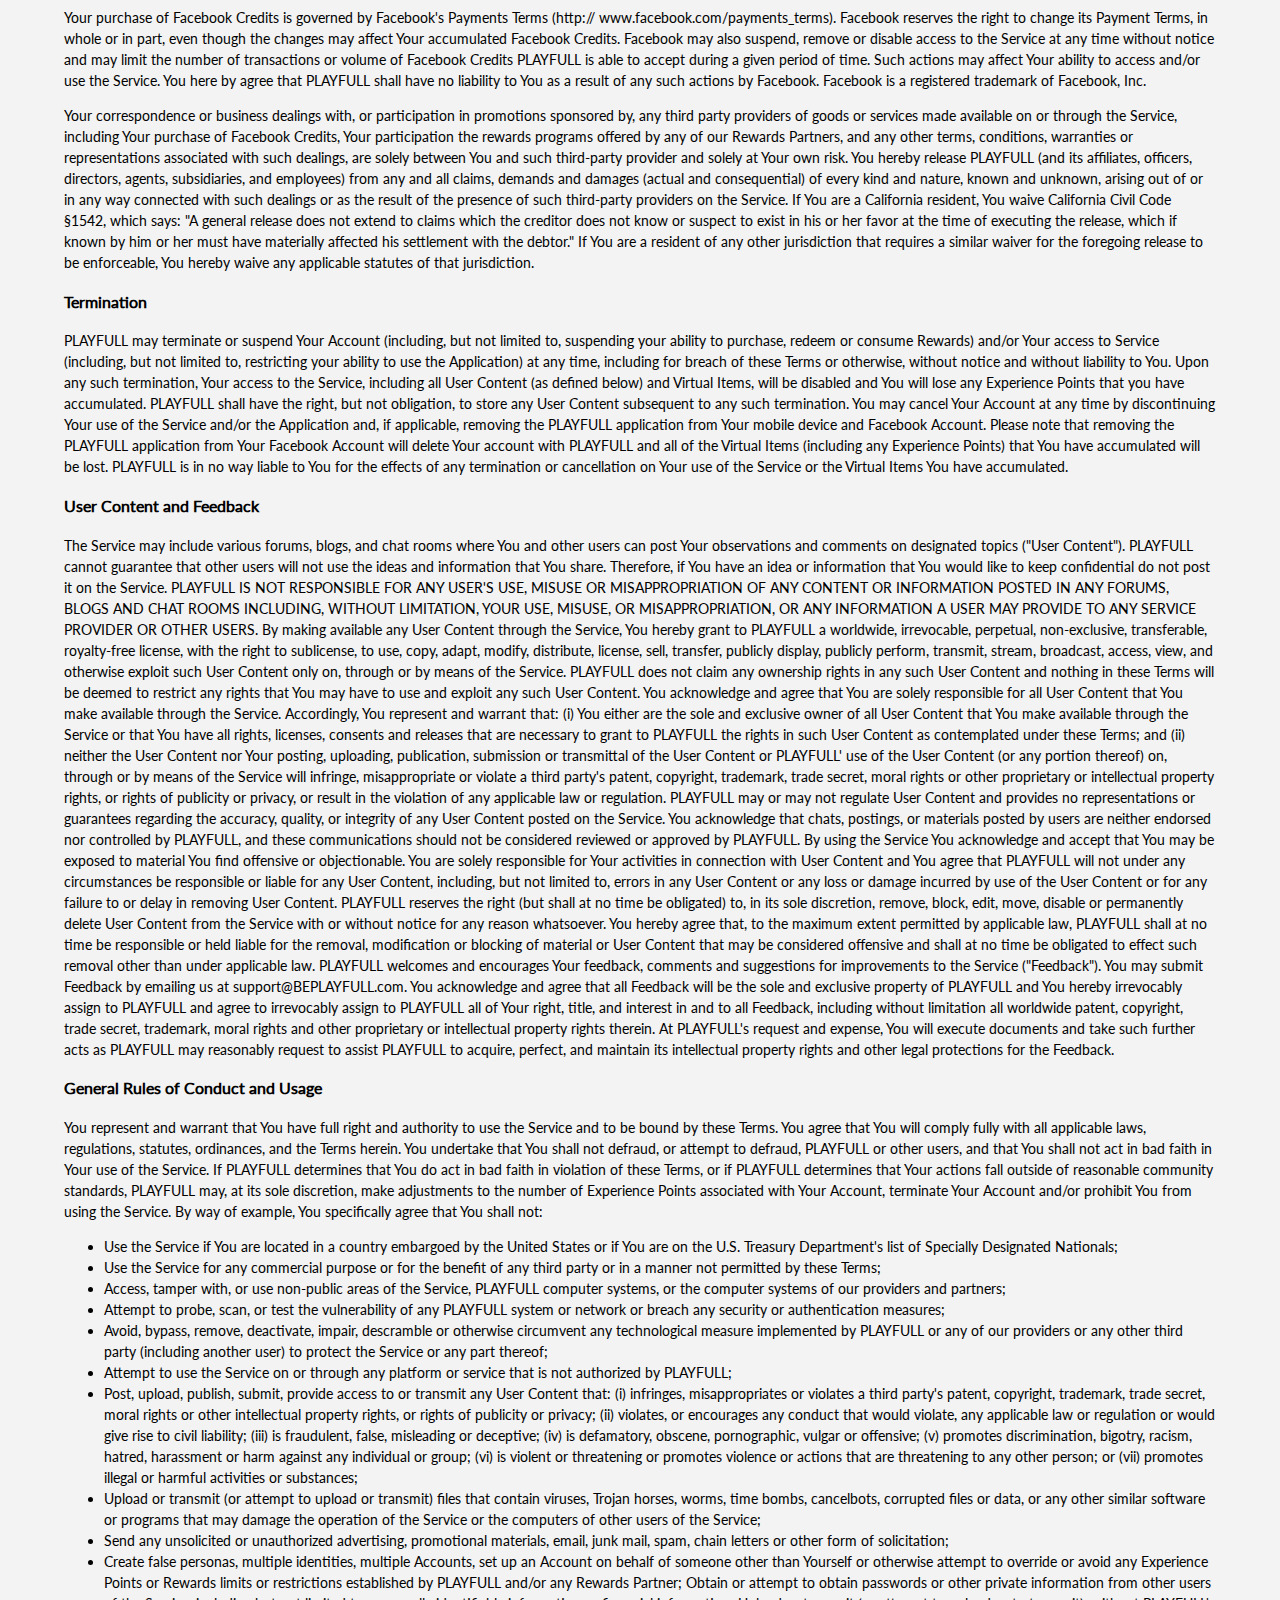
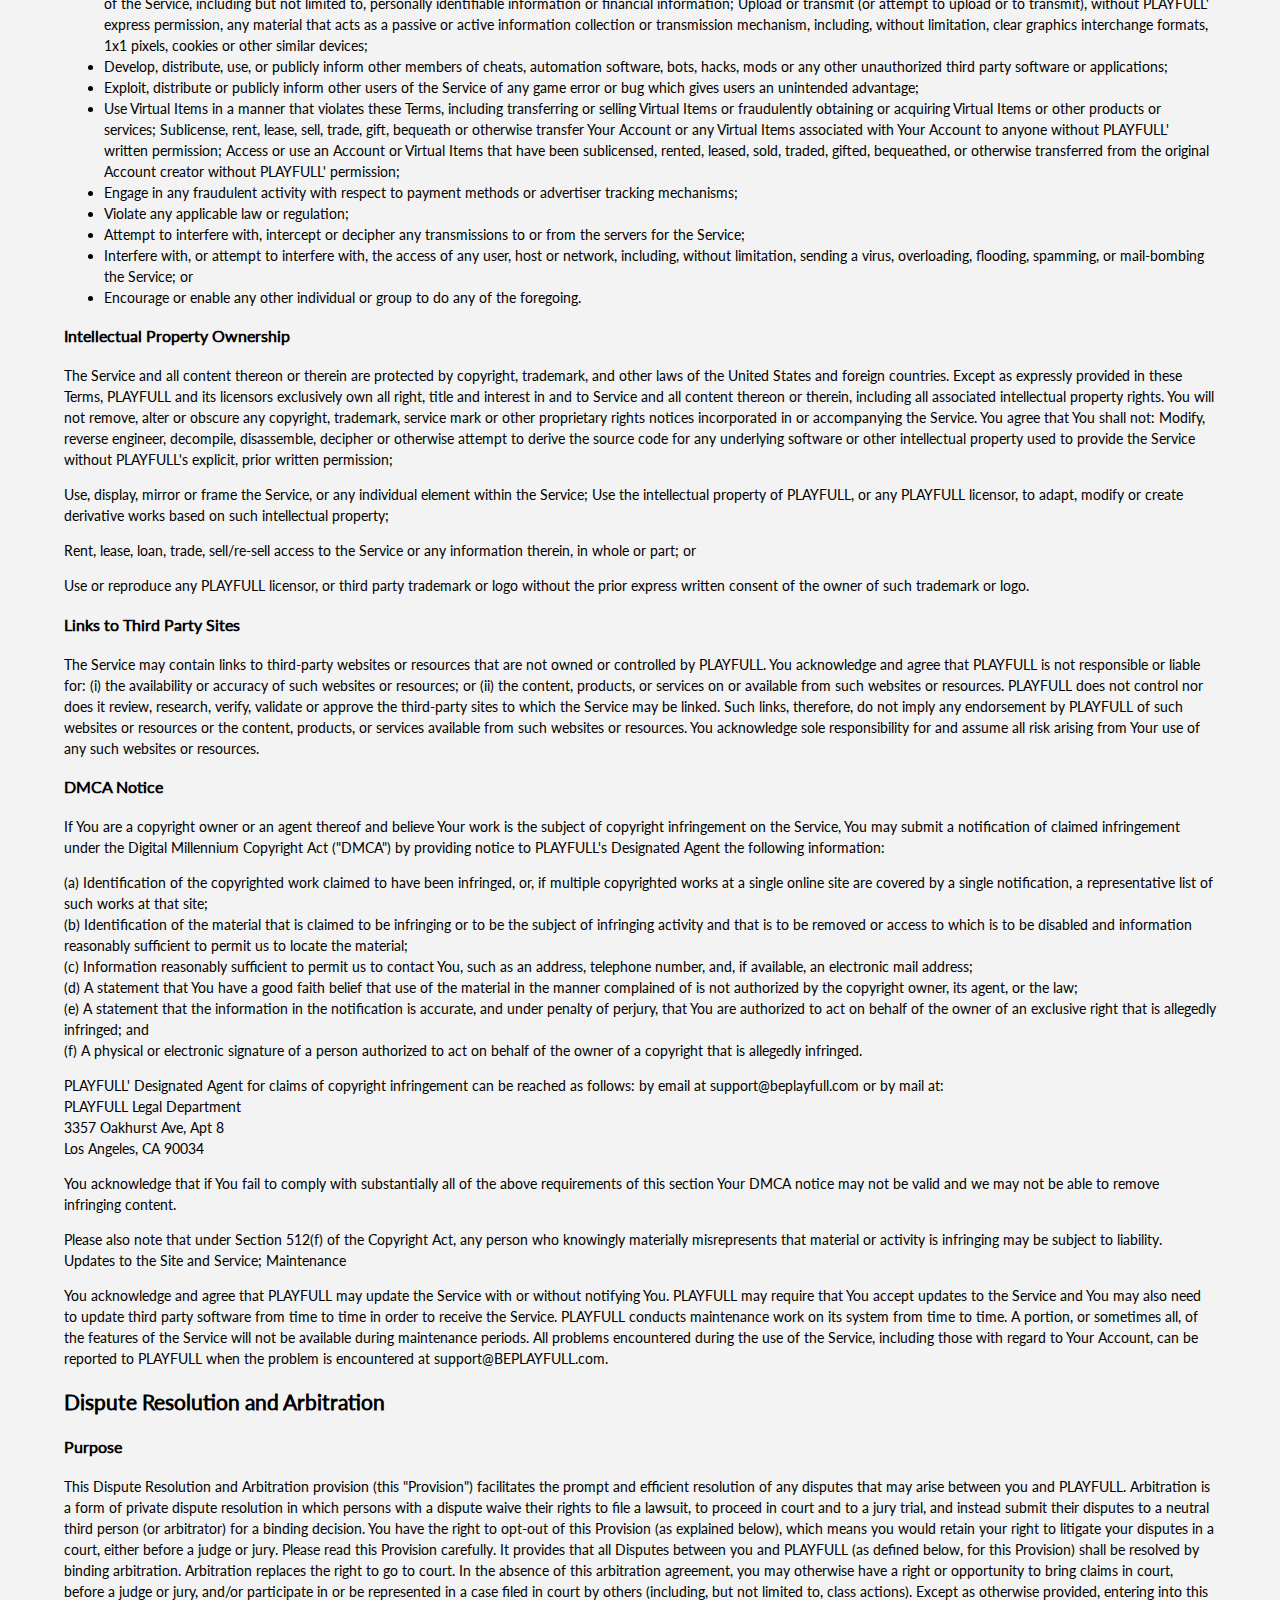
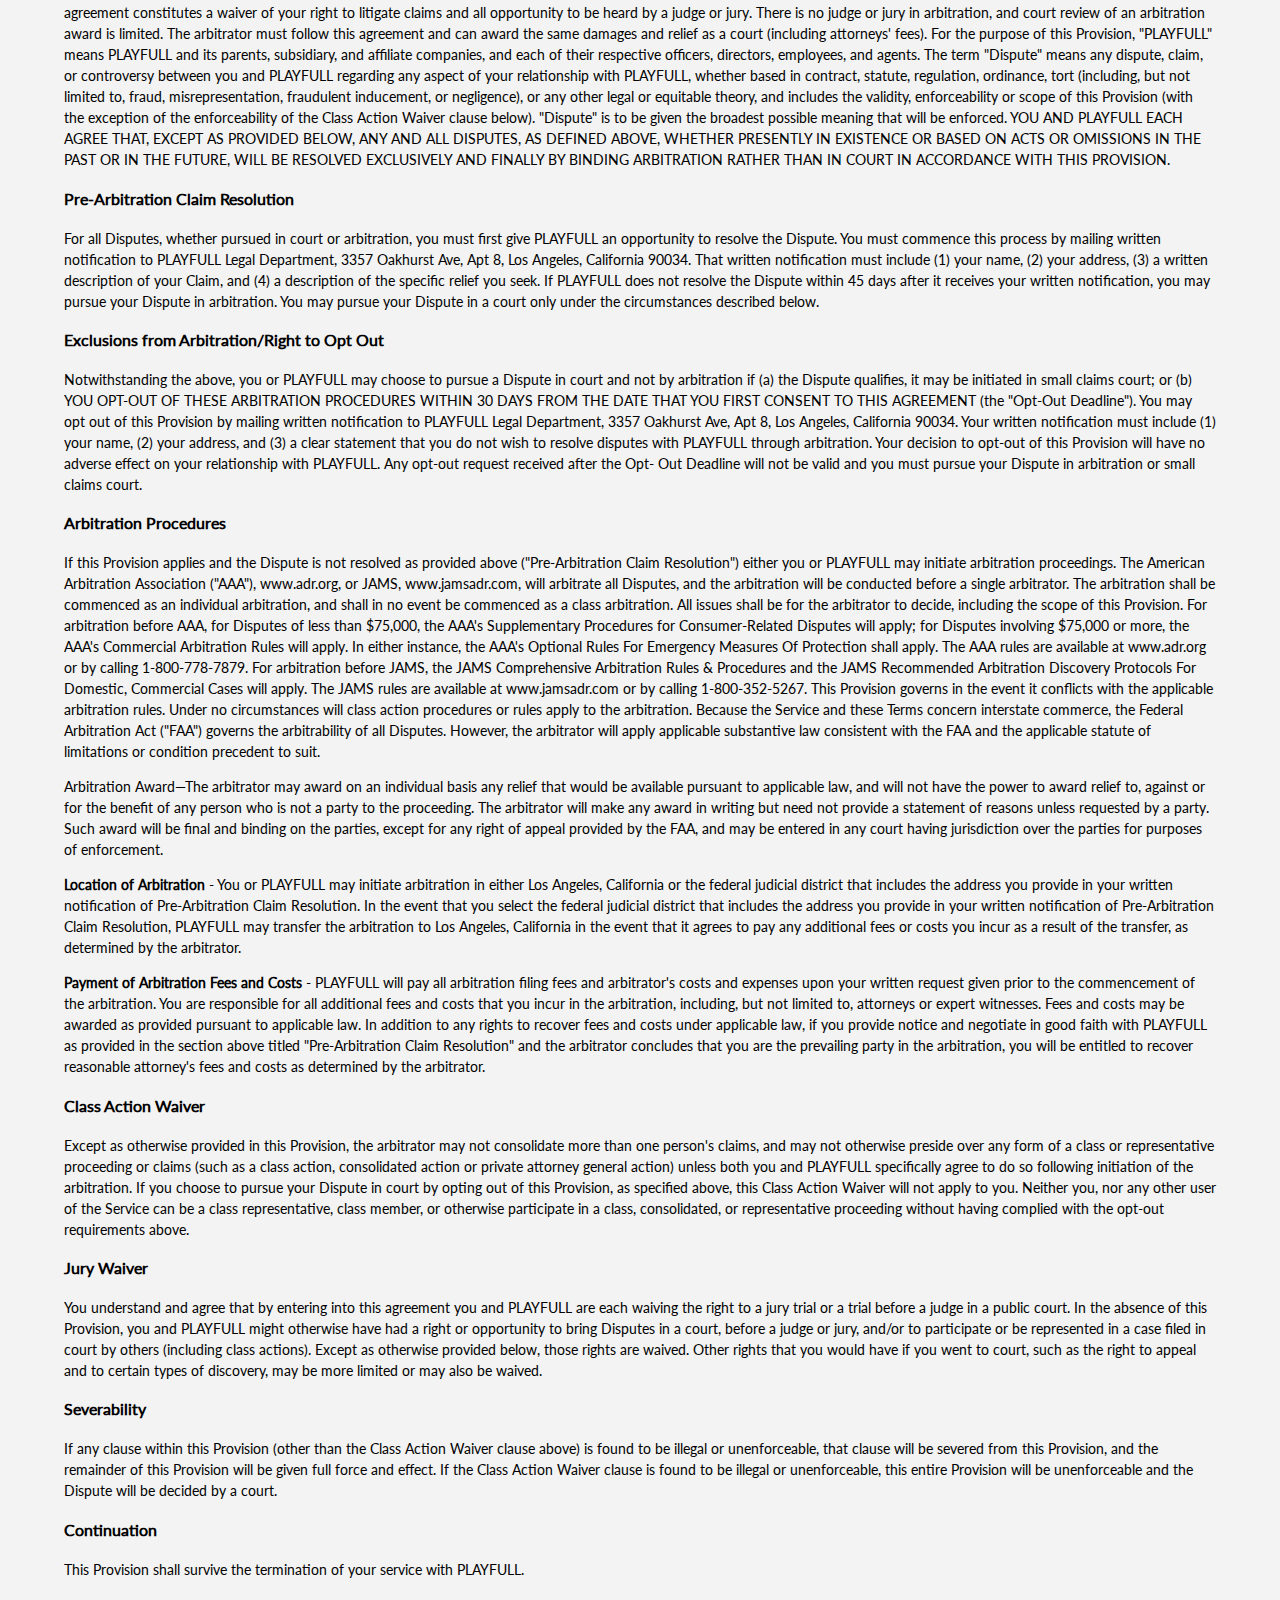
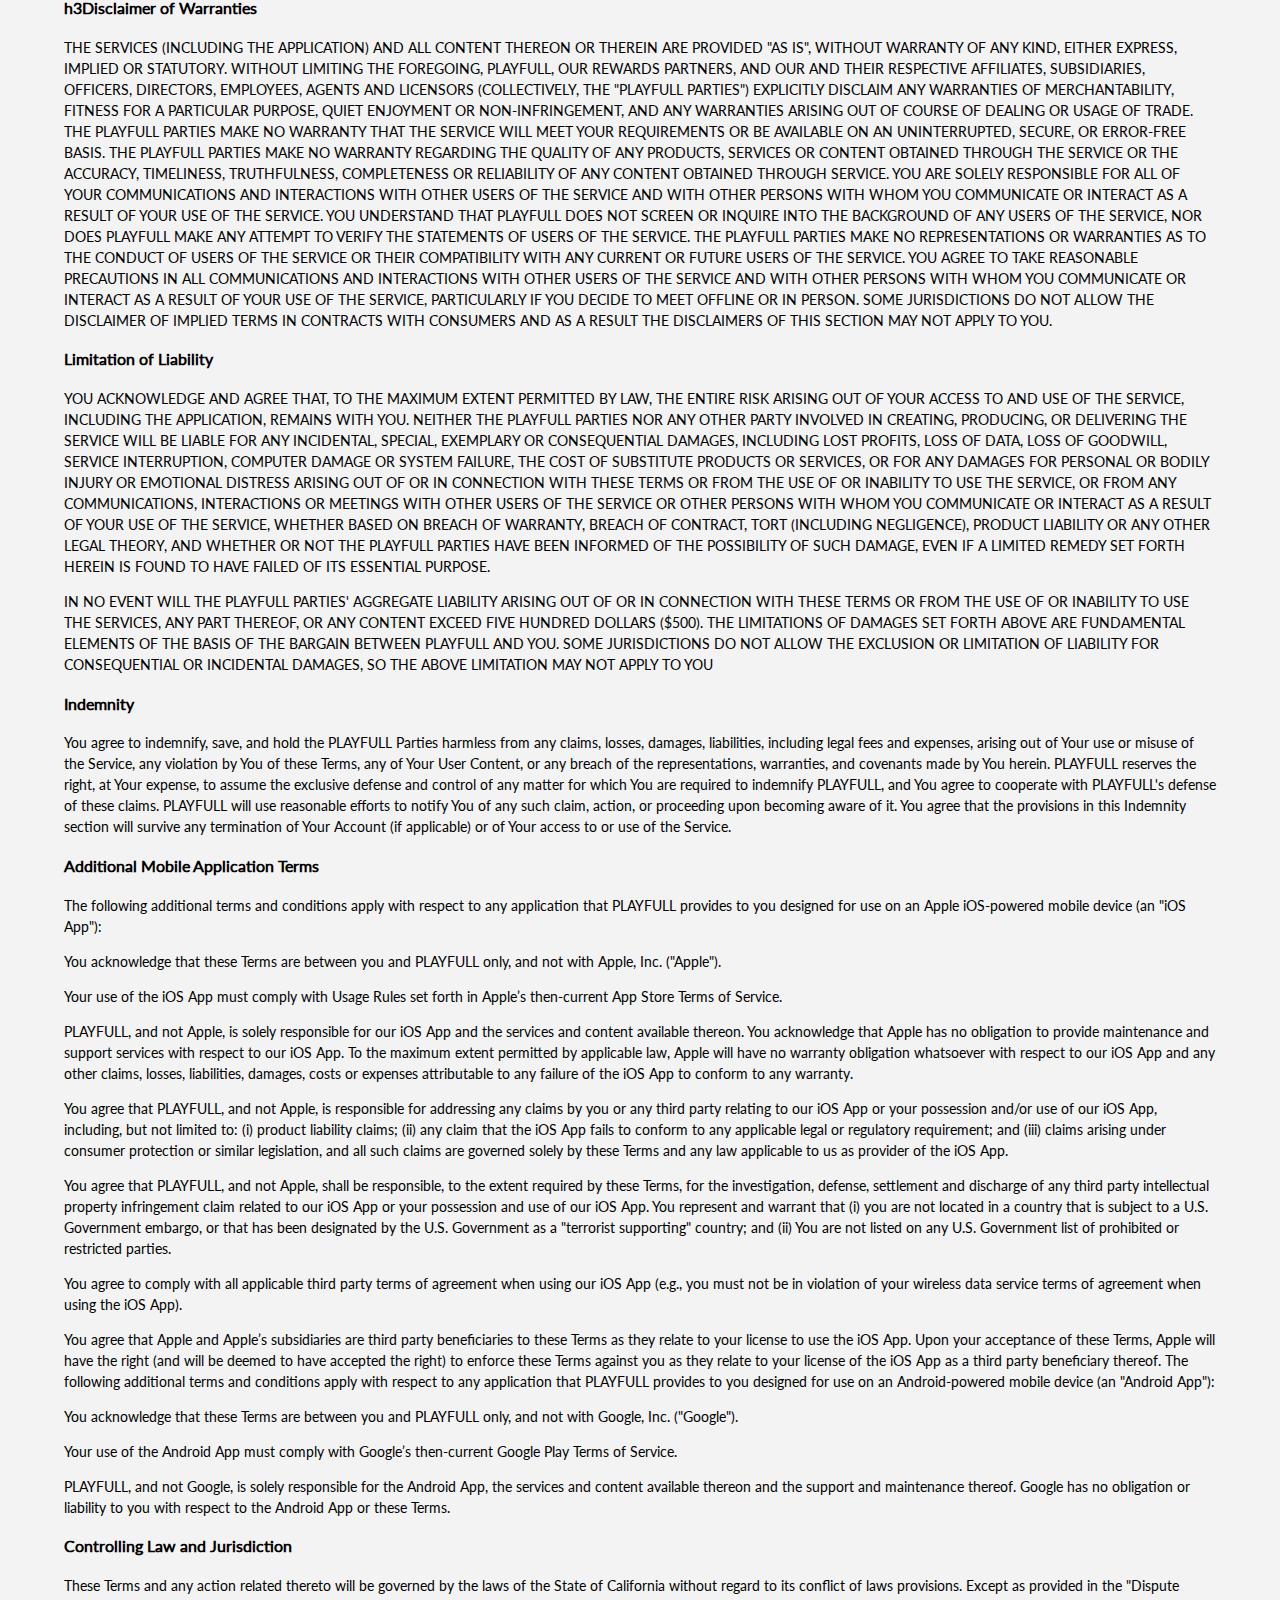
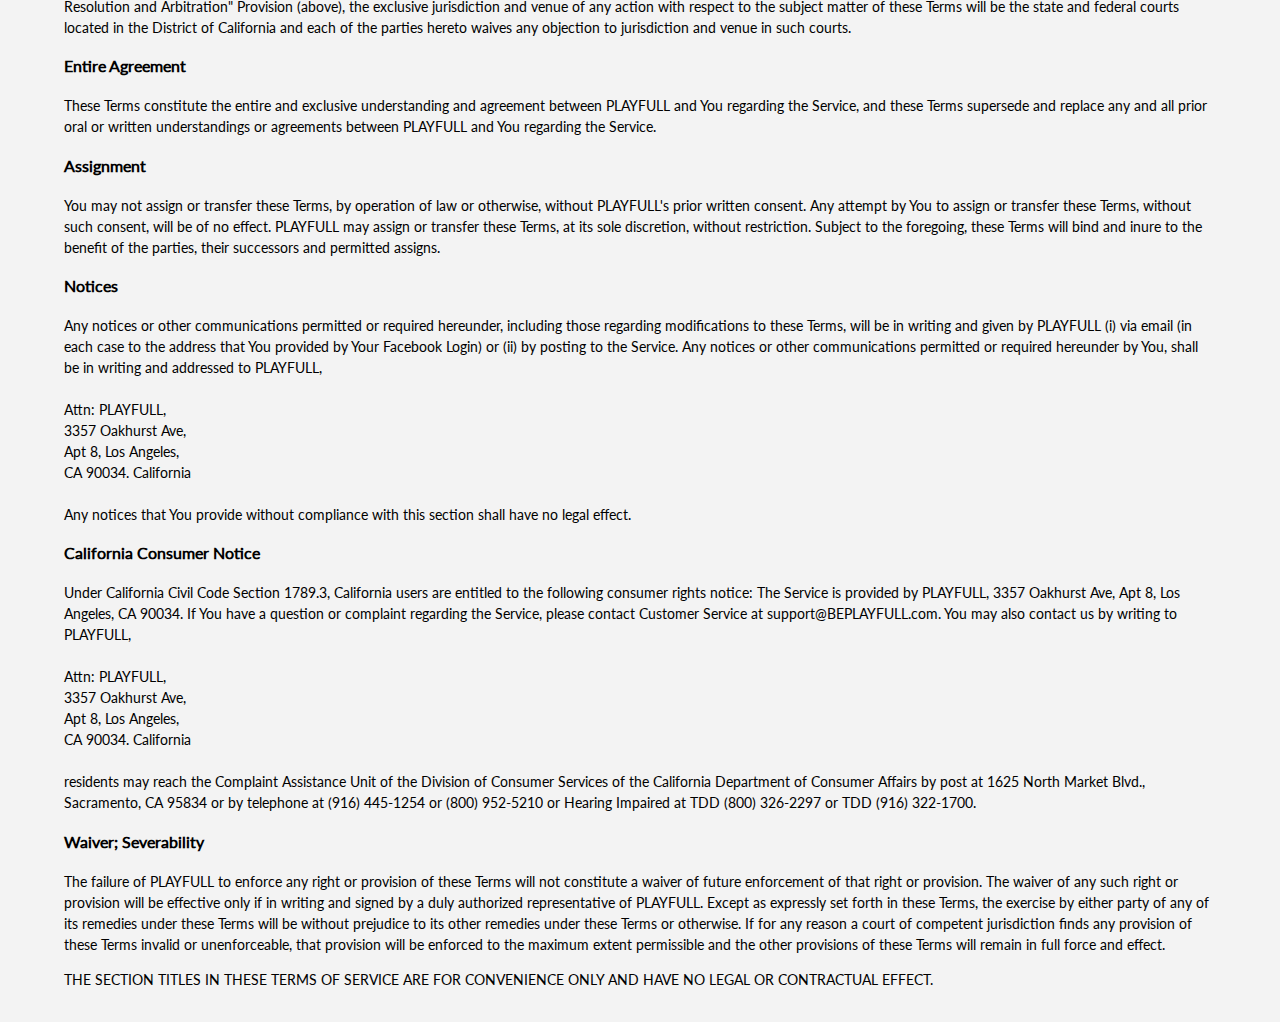
<file: New Website/views/terms-and-conditions.html>
<!DOCTYPE html>
<html lang="en">
  <head>
    <meta charset="utf-8">
    <meta http-equiv="X-UA-Compatible" content="IE=edge">
    <meta name="viewport" content="width=device-width, initial-scale=1">
    <meta name="description" content="">
    <meta name="author" content="">
    <link rel="shortcut icon" href="../public/assets/images/favicon.png">

    <title>PlayFull Terms and Conditions</title>

    <link href="../public/css/main.css" rel="stylesheet">

    <script>
      (function(i,s,o,g,r,a,m){i['GoogleAnalyticsObject']=r;i[r]=i[r]||function(){
      (i[r].q=i[r].q||[]).push(arguments)},i[r].l=1*new Date();a=s.createElement(o),
      m=s.getElementsByTagName(o)[0];a.async=1;a.src=g;m.parentNode.insertBefore(a,m)
      })(window,document,'script','http://www.google-analytics.com/analytics.js','ga');
      
      ga('create', 'UA-50828621-1', 'auto');
      ga('send', 'pageview');
    </script>
  </head>
  
  <body class="legal">
    <div class="jumbotron">
      <div class="container">
	<h1>Terms of Service - PLAYFULL</h1>
	<p>
	  <b>DATE LAST MODIFIED: July 18, 2017.</b> These are the Terms of Service for the PLAYFULL Mobile 
	  
	  App.
	</p>
	
	<p>
	  NEITHER APPLE INC. , GOOGLE, INC. OR AMAZON.COM, INC. IS A SPONSOR OF THIS 
	  
	  APPLICATION AND NEITHER IS AFFILIATED IN ANY WAY WITH PLAYFULL, INC. 
	  
	  (HEREINAFTER "PLAYFULL").
	</p>
	
	<h2>Acceptance of Terms</h2>
	
	<p>
	  THESE TERMS OF SERVICE ("TERMS") ARE A LEGAL AGREEMENT BETWEEN YOU 
	  
	  ("YOU" OR "YOUR") AND PLAYFULL. BY DOWNLOADING, INSTALLING THE PLAYFULL 
	  
	  APPLICATION (THE "APPLICATION") AND USING IT IN CONNECTION WITH OTHER 
	  
	  SERVICES PROVIDED BY PLAYFULL OR OTHERWISE ACCESSED THROUGH THE USE 
	  
	  OF THE APPLICATION (SUCH SERVICES AND THE APPLICATION COLLECTIVELY, THE 
	  
	  "SERVICE") YOU AGREE THAT YOU HAVE READ, UNDERSTOOD, ACCEPT AND AGREE 
	  
	  TO BE BOUND BY THESE TERMS. IF YOU DO NOT AGREE TO THESE TERMS, DO NOT 
	  
	  ACCESS OR OTHERWISE USE THE SERVICE.
	</p>
	
	<p>
	  <b>IMPORTANT NOTE:</b> These Terms contain a Dispute Resolution And Arbitration Provision, 
	  
	  including Class Action Waiver that affects your rights under these Terms and with respect to 
	  
	  disputes you may have with PLAYFULL. You may opt out of the binding individual arbitration 
	  
	  and class action waiver as provided below. PLAYFULL reserves the right, in its sole discretion, 
	  
	  to modify or change these Terms at any time by posting the changes on or within the Application 
	  
	  or other parts of the Service. Your continued use of the Service following the posting of such 

	  changes constitutes Your acceptance of the revised Terms. PLAYFULL may use reasonable 
	  
	  commercial efforts to provide notice of material changes to You. If the modified Terms are not 
	  
	  acceptable to You, Your only recourse is to discontinue Your use of the Service. You agree that 
	  
	  PLAYFULL may change any part of the Service, including its content, at any time or discontinue 

	  the Service or any part thereof, for any reason, without notice to You and without liability.
	</p>
	
	<h3>Facebook&reg; Disclaimer</h3>
	
	<p>
	  You agree and acknowledge, as condition of participating in the Service, that Facebook&reg; 
	  
	  ("Facebook") does not sponsor, endorse, administer, and is in no way associated with, the 
	  
	  Service. All questions regarding the Service must be directed to PLAYFULL, not Facebook. You 
	  
	  also agree that as a condition of participating in the Service you shall release Facebook&reg; from 
	  
	  any and all liability arising out of your participation in said Service.
	</p>
	
	<h3>Privacy</h3>
	
	<p>
	  PLAYFULL will only use any personal information that You provide in connection with Your use 
	  
	  of the Service in accordance with the terms of our privacy policy ("Privacy Policy") available 
	  
	  within the Application. By accessing or using the Service, You consent to the collection, use and 
	  
	  storage of Your information as outlined in the Privacy Policy. Questions regarding privacy issues 
	  
	  should be directed to our customer service by email at support@beplayfull.com.
	</p>
	
	<h3>Eligibility</h3>
	
	<p>
	  To use the Service, You must be a natural person who is assigned to the e-mail address or 
	  
	  Facebook Login (as defined below) associated with Your registration. At our sole discretion, we 
	  
	  may require proof that You meet this condition in connection with Your use of the Service. 
	  
	  Failure to comply with this condition will result in the closing of Your Account and the loss of all 

	  Virtual Items (including Experience Points) (each as defined below) accumulated through Your 
	  
	  use of the Service.
	</p>

	<h3>Account Information</h3>

	<p>
	  In order to access and use the rest of the Service (including, but not limited to accumulating, 

	  purchasing and redeeming Experience Points, Virtual Items and Rewards (as defined below)) 

	  and to post any User Content (as defined below), You must create an account ("Account") with 

	  PLAYFULL by accessing the Service through Your Facebook account (Your "Facebook Login") 

	  or email account. When You register through Your Facebook Login, You will be asked to login 

	  with Your Facebook log-in credentials ("Facebook Password") and, if applicable, configure Your 

	  privacy settings in Your Facebook account to permit Your activities on the Service to be shared 

	  with Your contacts in Your Facebook account (as further detailed in our Privacy Policy). By 

	  creating an Account via Your Facebook Login, You are allowing PLAYFULL to access Your 

	  Facebook account information and You acknowledge and agree that Your use of the Facebook 

	  website is governed by the terms and conditions of Facebook's terms of use and its privacy 

	  policy, including, without limitation, Facebook's password and account security policies. By 

	  creating an Account with PLAYFULL, You agree to the following rules to protect the security of 

	  Your Account and Facebook Login. For the purposes of these Terms, references to Your 

	  Facebook Login shall include any account information, including user names, passwords or 

	  security questions, whether or not created for the purpose of using the Service, that are used to 

	  access the Service: (1) You shall not share Your Facebook Login, nor let anyone else access 

	  Your Facebook account or do anything else that might jeopardize the security of Your Facebook 

	  Login. PLAYFULL will not ask You to reveal Your Facebook password and will not initiate 

	  contact with You asking for answers to Your Facebook password security questions; (2) In the 

	  event You become aware of or reasonably suspect any breach of security, including, without 

	  limitation any loss, theft, or unauthorized use of Your Facebook Login, You will immediately 

	  notify PLAYFULL and modify Your Facebook Login; (3) You are solely responsible for 

	  maintaining the confidentiality of Your Facebook Login, and You will be responsible for all uses 

	  of Your Facebook Login, including purchases, whether or not authorized by You; (4) You are 

	  responsible for anything that happens on the Service through the use of Your Facebook Login, 

	  whether or not such actions were taken by You. You therefore acknowledge that PLAYFULL 

	  may suspend Your access to or terminate Your use of the Service if someone else uses it to 

	  engage in any activity that violates these Terms; (5) You are responsible for any use of Your 

	  credit card or other payment instrument by minors. Any personal information You provide to us, 

	  which may include Your name, birth date and email address, will be held and used in 

	  accordance with PLAYFULL's Privacy Policy. You agree that You will supply accurate and 

	  complete information to us, and that You will update that information promptly after it changes. 

	  From time to time, other Rewards Partners may institute programs that require You to link Your 

	  Account to an account sponsored by such Rewards Partner. If you choose to participate in such 

	  programs, You hereby agree to comply with all applicable Reward Partner rules, policies, and 

	  terms and conditions.
	</p>

	<h3>License</h3>

	<p>
	  To use the Service You must have a mobile device that is compatible with the Application. 

	  PLAYFULL does not warrant that the Application will be compatible with your mobile device. If 

	  you decide to use the Service, subject to Your agreement and compliance with these Terms, the 

	  Privacy Policy, and applicable terms and conditions of the rewards programs offered by our 

	  other Rewards Partners, PLAYFULL hereby grants You a non-exclusive, non-transferable, 

	  revocable license to install and use an object code copy of the Application for one registered 

	  account on one mobile device owned or leased solely by You. PLAYFULL also grants You a 

	  personal, non-exclusive, non-transferable, non-sublicensable, revocable, limited scope license 

	  to access and use those portions of the Service that are not part of the Application. Use of the 

	  Service shall be solely for Your own, private, non-commercial entertainment purposes and for no 

	  other purpose whatsoever. If the Service or any part thereof is determined to be illegal under the 

	  laws of the jurisdiction in which You are situated, You shall not be granted any license to use the 

	  Application or any other part of the Service, and must refrain from using it. You may not: (i) 

	  modify, disassemble, decompile or reverse engineer the Application; (ii) rent, lease, loan, resell, 

	  sublicense, distribute or otherwise transfer the Application to any third party or use the 

	  Application to provide time sharing or similar services for any third party; (iii) make any copies of 

	  the Application; (iv) remove, circumvent, disable, damage or otherwise interfere with security-
	  related features of the Application, features that prevent or restrict use or copying of any content 

	  accessible through the App, or features that enforce limitations on use of the Application; or (v) 

	  delete the copyright and other proprietary rights notices on the Application. You acknowledge 

	  that PLAYFULL may from time to time issue upgraded versions of the Application, and may 

	  automatically electronically upgrade the version of the Application that You are using on Your 

	  mobile device, but that PLAYFULL has no obligation to do so. You consent to such automatic 

	  upgrading on Your mobile device, and agree that the terms and conditions of these Terms will 

	  apply to all such upgrades. The foregoing license grant is not a sale of the Application or any 

	  copy thereof, and PLAYFULL and its third party licensors or suppliers retain all right, title, and 

	  interest in and to the Application (and any copy of the Application). Standard carrier data 

	  charges may apply to Your use of the Application.
	</p>

	<h3>Virtual Items</h3>

	<p>
	  From time to time during Your use of the Service, You may have the opportunity to "earn", "buy" 

	  or "purchase" (a) virtual in-game items; or (b) virtual in-game points, including but not limited to 

	  virtual coins, cash or points, all for use in the Service (together with virtual in-game items, 

	  "Virtual Items"). You do not in fact "own" the Virtual Items and the amounts of any Virtual Item 

	  do not refer to any credit balance of real points or its equivalent. Rather, by "earning", "buying", 

	  or "purchasing" Virtual Items (through the use of virtual points), You are granted a limited license 

	  to use the software programs that manifest themselves as the Virtual Items. The purchase and 

	  sale of such limited licenses to use Virtual Items, is a completed transaction upon redemption of 

	  the applicable Credits and shall under no circumstances be refundable, transferable or 

	  exchangeable including, without limitation, upon termination of Your Account, termination of 

	  these Terms, and/or the discontinuation of the Service. PLAYFULL prohibits and does not 

	  recognize any purported transfers of Virtual Items effectuated outside of the Service, or the 

	  purported sale, gift or trade of anything that appears or originates in the Service, unless 

	  otherwise expressly authorized by PLAYFULL in writing. Accordingly, You may not sublicense, 

	  trade, sell or attempt to sell in-game Virtual Items for real money, or exchange Virtual Items for 

	  value of any kind outside of a game, without PLAYFULL' written permission. Any such transfer 

	  or attempted transfer is prohibited and void, and will subject Your Account to termination. You 

	  acknowledge and agree: (a) that PLAYFULL may change the price of Virtual Items at any time, 

	  without notice, for any reason or for no reason, (b) that the amount of virtual points necessary to 

	  obtain certain Virtual Items may fluctuate, and (c) that PLAYFULL has no liability to You for any 

	  changes in the price of such Virtual Items and/or the amount of virtual points necessary to 

	  obtain Virtual Items. PLAYFULL reserves the right, without prior notification, to limit the quantity 

	  of the Virtual Items You can purchase and/or to refuse to allow You to purchase such Virtual 

	  Items. You acknowledge and agree that PLAYFULL shall have no liability for loss of Virtual 

	  Items due to any unauthorized third party activity, such as hacking, phishing, password mining, 

	  social engineering, and/or any other unauthorized third party activity. PLAYFULL may replace 

	  such lost Virtual Items at its sole discretion on a case-by-case basis, without incurring any 

	  further obligation or liability.PLAYFULL owns, has licensed, or otherwise has rights to use all of 

	  the content that appears on or in the Service, including all such content owned by our Rewards 

	  Partners and their affiliates. Notwithstanding any provision to the contrary herein, You agree that 

	  You have no right or title in or to any content that appears in the Service, including without 

	  limitation the Virtual Items therein, whether "earned" in a game or "purchased" from PLAYFULL.
	</p>

	<h3>Experience Points</h3>

	<p>
	  You will have the opportunity to accumulate "Experience Points" through Your use of the 

	  Service. Experience Points are virtual in-game points that You can use to "purchase" other 

	  Virtual Items within the Service. As with all Virtual Items, You do not in fact own the Experience 

	  Points You accumulate and the amounts of any Experience Points You accumulate do not refer 

	  to any credit balance of real currency or its equivalent. Rather, by "earning", "buying", or 

	  "purchasing" Experience Points, You are merely granted a limited license to use the software 

	  programs that manifest themselves as the Experience Points. In the event PLAYFULL 

	  encounters issues with the game that impact the accumulation of Experience Points and/or the 

	  redemption of Rewards, PLAYFULL reserves the right to correct any such errors. If You 

	  participate in any of our Rewards Partners’ rewards programs, the Experience Points You 

	  accumulate through Your use of the Service may be exchanged for items, services or 

	  experiences (each a "Reward") offered by such Rewards Partners through those programs.
	</p>

	<h3>Accumulating Experience Points</h3>

	<p>
	  You may accumulate Experience Points by taking certain actions while using the Services. For 

	  example, You may earn Experience Points by posting Your in-game achievements to your 

	  Facebook account, "liking" certain aspects of the Service, playing the games for a specified 

	  duration, or participating in certain in-game offers. The foregoing list is solely for purposes of 

	  example and explanation and is not meant to be exclusive or exhaustive. Experience Points are 

	  NOT and WILL NOT be awarded or earned in any way related to or based upon the outcome of 

	  any game You play during Your use of the Services. NO PURCHASE IS NECESSARY to play 

	  any of the games included in the Service.
	</p>

	<h3>Using Experience Points</h3>

	<p>
	  You may exchange Your accumulated Experience Points for in-game Virtual Items in the 

	  Service. You may also exchange Your Experience Points for Rewards in the "Rewards" area of 

	  the Service. In order to redeem a Reward, you must have a valid Facebook account or email 

	  account and have connected the Application to your Facebook account or email account. Once 

	  You have exchanged Experience Points for a Reward, You are said to have "purchased" that 

	  Reward. After purchasing Your Reward, You will have until the expiration date and time shown 

	  on the Reward to "redeem" Your Reward. Because the Redemption Period, redemption 

	  procedures, and other terms of Rewards may vary, You must review the specific terms and 

	  conditions of each Reward You purchase with Your Experience Points. PLAYFULL is not 

	  responsible for the terms and conditions of the Rewards and bears no responsibility to You for 

	  any such unread, misread or misunderstood terms. The selection and availability of Rewards is 

	  subject to change without notice and PLAYFULL makes no guarantees as to the availability of 

	  any Reward. For complete details and the terms, conditions and restrictions for any individual 

	  reward, please refer to the rewards detail found within the Rewards list within the Service.
	</p>

	<h3>Reward Cancellations and Refunds</h3>

	<p>
	  Once You have redeemed a Reward, You may no longer cancel that Reward and You will not 

	  receive a refund of Your Experience Points. On rare occasions, a Reward will "sell out" or 

	  otherwise become unavailable between the time You purchase it and the time You redeem it. If 

	  You are, within the Redemption Period, unable to redeem a purchased Reward because of such 

	  unavailability, You will be eligible to receive a full refund of the Experience Points used to 

	  purchase that Reward. If You do not redeem or cancel a Reward during that Reward's 

	  Redemption Period, the Reward will expire. Your Experience Points will not be refunded to You 

	  if You allow a purchased Reward to expire. Some Rewards are of such limited availability that 

	  our Rewards Partners may, in their sole discretion, deem them to be non-refundable. Non-
	  
	  refundable Rewards do not have a Redemption Period and therefore may not be cancelled for a 

	  refund of Experience Points after they are purchased. You are solely responsible for reading 

	  and understanding the refund terms and conditions of each Reward You purchase.
	</p>

	<h3>Changes and Other Rewards Terms</h3>

	<p>
	  From time to time, other Rewards Partners may require You to enroll in separate rewards 

	  programs as a condition of redeeming certain Rewards. If you choose to participate in such 

	  programs, You hereby agree to comply with all applicable Reward Partner rules, policies, and 

	  terms and conditions. Once You have redeemed a Reward with any such Rewards Partner, 

	  Your ability to change that Reward may be at the sole discretion of that Rewards Partner. Any 

	  such changes will not result in a change to Your Experience Points balance.
	</p>

	<p>
	  Rewards have no cash value and are non-transferable. You may not sell, trade, barter, 

	  bequeath or in any way transfer any Reward to any other party. Any attempt to do so will 

	  invalidate the Reward and may result in the termination of Your Account.
	</p>

	<h3>Inactive Accounts</h3>

	<p>
	  If You do not use your Account by logging in using the Service at least once every 30 days, Your 

	  Account will be deemed inactive. You can, at any time, reactivate Your Account by logging in 

	  and using the Service. When an Account has been deemed inactive, PLAYFULL may, at its own 

	  discretion, expire any Experience Points accumulated by You. Once Your account is deemed 

	  inactive, any Rewards which have been purchased but not yet redeemed may also be expired 

	  at the discretion of PLAYFULL.
	</p>


	<h3>Third Party Providers of Goods and Services</h3>

	<p>
	  Our Rewards Partners reserve the right, in their sole discretion, to change, amend, suspend, 

	  cancel, or terminate any reward program they offer or any aspects and/or terms and conditions 

	  thereof, in whole or in part, at any time, with or without notice and for any or no reason. Any 

	  such changes may affect Your ability to use the Experience Points that You have accumulated 

	  through Your use of the Service to purchase or redeem Rewards from such Rewards Partners. 

	  You hereby agree that PLAYFULL shall have no liability to You as a result of such action any 

	  Rewards Partner.
	</p>

	<p>
	  Your purchase of Facebook Credits is governed by Facebook's Payments Terms (http://

	  www.facebook.com/payments_terms). Facebook reserves the right to change its Payment 

	  Terms, in whole or in part, even though the changes may affect Your accumulated Facebook 

	  Credits. Facebook may also suspend, remove or disable access to the Service at any time 

	  without notice and may limit the number of transactions or volume of Facebook Credits 

	  PLAYFULL is able to accept during a given period of time. Such actions may affect Your ability 

	  to access and/or use the Service. You here by agree that PLAYFULL shall have no liability to 

	  You as a result of any such actions by Facebook. Facebook is a registered trademark of 

	  Facebook, Inc.
	</p>

	<p>
	  Your correspondence or business dealings with, or participation in promotions sponsored by, 

	  any third party providers of goods or services made available on or through the Service, 

	  including Your purchase of Facebook Credits, Your participation the rewards programs offered 

	  by any of our Rewards Partners, and any other terms, conditions, warranties or representations 

	  associated with such dealings, are solely between You and such third-party provider and solely 

	  at Your own risk. You hereby release PLAYFULL (and its affiliates, officers, directors, agents, 

	  subsidiaries, and employees) from any and all claims, demands and damages (actual and 

	  consequential) of every kind and nature, known and unknown, arising out of or in any way 

	  connected with such dealings or as the result of the presence of such third-party providers on 

	  the Service. If You are a California resident, You waive California Civil Code §1542, which says: 

	  "A general release does not extend to claims which the creditor does not know or suspect to 

	  exist in his or her favor at the time of executing the release, which if known by him or her must 

	  have materially affected his settlement with the debtor." If You are a resident of any other 

	  jurisdiction that requires a similar waiver for the foregoing release to be enforceable, You hereby 

	  waive any applicable statutes of that jurisdiction.
	</p>

	<h3>Termination</h3>

	<p>
	  PLAYFULL may terminate or suspend Your Account (including, but not limited to, suspending 

	  your ability to purchase, redeem or consume Rewards) and/or Your access to Service 

	  (including, but not limited to, restricting your ability to use the Application) at any time, including 

	  for breach of these Terms or otherwise, without notice and without liability to You. Upon any 

	  such termination, Your access to the Service, including all User Content (as defined below) and 

	  Virtual Items, will be disabled and You will lose any Experience Points that you have 

	  accumulated. PLAYFULL shall have the right, but not obligation, to store any User Content 

	  subsequent to any such termination. You may cancel Your Account at any time by discontinuing 

	  Your use of the Service and/or the Application and, if applicable, removing the PLAYFULL 

	  application from Your mobile device and Facebook Account. Please note that removing the 

	  PLAYFULL application from Your Facebook Account will delete Your account with PLAYFULL 

	  and all of the Virtual Items (including any Experience Points) that You have accumulated will be 

	  lost. PLAYFULL is in no way liable to You for the effects of any termination or cancellation on 

	  Your use of the Service or the Virtual Items You have accumulated.
	</p>

	<h3>User Content and Feedback</h3>

	<p>
	  The Service may include various forums, blogs, and chat rooms where You and other users can 

	  post Your observations and comments on designated topics ("User Content"). PLAYFULL 

	  cannot guarantee that other users will not use the ideas and information that You share. 

	  Therefore, if You have an idea or information that You would like to keep confidential do not post 

	  it on the Service. PLAYFULL IS NOT RESPONSIBLE FOR ANY USER'S USE, MISUSE OR 

	  MISAPPROPRIATION OF ANY CONTENT OR INFORMATION POSTED IN ANY FORUMS, 

	  BLOGS AND CHAT ROOMS INCLUDING, WITHOUT LIMITATION, YOUR USE, MISUSE, OR 

	  MISAPPROPRIATION, OR ANY INFORMATION A USER MAY PROVIDE TO ANY SERVICE 

	  PROVIDER OR OTHER USERS. By making available any User Content through the Service, 

	  You hereby grant to PLAYFULL a worldwide, irrevocable, perpetual, non-exclusive, transferable, 

	  royalty-free license, with the right to sublicense, to use, copy, adapt, modify, distribute, license, 

	  sell, transfer, publicly display, publicly perform, transmit, stream, broadcast, access, view, and 

	  otherwise exploit such User Content only on, through or by means of the Service. PLAYFULL 

	  does not claim any ownership rights in any such User Content and nothing in these Terms will 

	  be deemed to restrict any rights that You may have to use and exploit any such User Content. 

	  You acknowledge and agree that You are solely responsible for all User Content that You make 

	  available through the Service. Accordingly, You represent and warrant that: (i) You either are the 

	  sole and exclusive owner of all User Content that You make available through the Service or 

	  that You have all rights, licenses, consents and releases that are necessary to grant to 

	  PLAYFULL the rights in such User Content as contemplated under these Terms; and (ii) neither 

	  the User Content nor Your posting, uploading, publication, submission or transmittal of the User 

	  Content or PLAYFULL' use of the User Content (or any portion thereof) on, through or by means 

	  of the Service will infringe, misappropriate or violate a third party's patent, copyright, trademark, 

	  trade secret, moral rights or other proprietary or intellectual property rights, or rights of publicity 

	  or privacy, or result in the violation of any applicable law or regulation. PLAYFULL may or may 

	  not regulate User Content and provides no representations or guarantees regarding the 

	  accuracy, quality, or integrity of any User Content posted on the Service. You acknowledge that 

	  chats, postings, or materials posted by users are neither endorsed nor controlled by PLAYFULL, 

	  and these communications should not be considered reviewed or approved by PLAYFULL. By 

	  using the Service You acknowledge and accept that You may be exposed to material You find 

	  offensive or objectionable. You are solely responsible for Your activities in connection with User 

	  Content and You agree that PLAYFULL will not under any circumstances be responsible or 

	  liable for any User Content, including, but not limited to, errors in any User Content or any loss 

	  or damage incurred by use of the User Content or for any failure to or delay in removing User 

	  Content. PLAYFULL reserves the right (but shall at no time be obligated) to, in its sole 

	  discretion, remove, block, edit, move, disable or permanently delete User Content from the 

	  Service with or without notice for any reason whatsoever. You hereby agree that, to the 

	  maximum extent permitted by applicable law, PLAYFULL shall at no time be responsible or held 

	  liable for the removal, modification or blocking of material or User Content that may be 

	  considered offensive and shall at no time be obligated to effect such removal other than under 

	  applicable law. PLAYFULL welcomes and encourages Your feedback, comments and 

	  suggestions for improvements to the Service ("Feedback"). You may submit Feedback by 

	  emailing us at support@BEPLAYFULL.com. You acknowledge and agree that all Feedback will 

	  be the sole and exclusive property of PLAYFULL and You hereby irrevocably assign to 

	  PLAYFULL and agree to irrevocably assign to PLAYFULL all of Your right, title, and interest in 

	  and to all Feedback, including without limitation all worldwide patent, copyright, trade secret, 

	  trademark, moral rights and other proprietary or intellectual property rights therein. At 

	  PLAYFULL's request and expense, You will execute documents and take such further acts as 

	  PLAYFULL may reasonably request to assist PLAYFULL to acquire, perfect, and maintain its 

	  intellectual property rights and other legal protections for the Feedback.
	</p>
	
	<h3>General Rules of Conduct and Usage</h3>

	<p>
	  You represent and warrant that You have full right and authority to use the Service and to be 
	  
	  bound by these Terms. You agree that You will comply fully with all applicable laws, regulations, 

	  statutes, ordinances, and the Terms herein. You undertake that You shall not defraud, or attempt 
	  
	  to defraud, PLAYFULL or other users, and that You shall not act in bad faith in Your use of the 
	  
	  Service. If PLAYFULL determines that You do act in bad faith in violation of these Terms, or if 
	  
	  PLAYFULL determines that Your actions fall outside of reasonable community standards, 
	  
	  PLAYFULL may, at its sole discretion, make adjustments to the number of Experience Points 
	  
	  associated with Your Account, terminate Your Account and/or prohibit You from using the 
	  
	  Service. By way of example, You specifically agree that You shall not:
	</p>

	<ul>
	  <li>
	    Use the Service if You are located in a country embargoed by the United States or if You are on 
	    
	    the U.S. Treasury Department's list of Specially Designated Nationals;
	  </li>
	  
	  <li>
	    Use the Service for any commercial purpose or for the benefit of any third party or in a manner 
	    
	    not permitted by these Terms;
	  </li>

	  <li>
	    Access, tamper with, or use non-public areas of the Service, PLAYFULL computer systems, or 

	    the computer systems of our providers and partners;
	  </li>

	  <li>
	    Attempt to probe, scan, or test the vulnerability of any PLAYFULL system or network or breach 

	    any security or authentication measures;
	  </li>

	  <li>
	    Avoid, bypass, remove, deactivate, impair, descramble or otherwise circumvent any 

	    technological measure implemented by PLAYFULL or any of our providers or any other third 

	    party (including another user) to protect the Service or any part thereof;
	  </li>

	  <li>
	    Attempt to use the Service on or through any platform or service that is not authorized by 
	    
	    PLAYFULL;
	  </li>

	  <li>
	    Post, upload, publish, submit, provide access to or transmit any User Content that: (i) infringes, 

	    misappropriates or violates a third party's patent, copyright, trademark, trade secret, moral rights 

	    or other intellectual property rights, or rights of publicity or privacy; (ii) violates, or encourages 

	    any conduct that would violate, any applicable law or regulation or would give rise to civil 

	    liability; (iii) is fraudulent, false, misleading or deceptive; (iv) is defamatory, obscene, 

	    pornographic, vulgar or offensive; (v) promotes discrimination, bigotry, racism, hatred, 

	    harassment or harm against any individual or group; (vi) is violent or threatening or promotes 

	    violence or actions that are threatening to any other person; or (vii) promotes illegal or harmful 

	    activities or substances;
	  </li>

	  <li>
	    Upload or transmit (or attempt to upload or transmit) files that contain viruses, Trojan horses, 

	    worms, time bombs, cancelbots, corrupted files or data, or any other similar software or 

	    programs that may damage the operation of the Service or the computers of other users of the 

	    Service;
	  </li>

	  <li>
	    Send any unsolicited or unauthorized advertising, promotional materials, email, junk mail, spam, 
	    
	    chain letters or other form of solicitation;
	  </li>

	  <li>
	    Create false personas, multiple identities, multiple Accounts, set up an Account on behalf of 

	    someone other than Yourself or otherwise attempt to override or avoid any Experience Points or 

	    Rewards limits or restrictions established by PLAYFULL and/or any Rewards Partner;

	    Obtain or attempt to obtain passwords or other private information from other users of the 

	    Service, including but not limited to, personally identifiable information or financial information;

	    Upload or transmit (or attempt to upload or to transmit), without PLAYFULL' express permission, 

	    any material that acts as a passive or active information collection or transmission mechanism, 

	    including, without limitation, clear graphics interchange formats, 1x1 pixels, cookies or other 

	    similar devices;
	  </li>

	  <li>
	    Develop, distribute, use, or publicly inform other members of cheats, automation software, bots, 

	    hacks, mods or any other unauthorized third party software or applications;
	  </li>

	  <li>
	    Exploit, distribute or publicly inform other users of the Service of any game error or bug which 

	    gives users an unintended advantage;
	  </li>

	  <li>
	    Use Virtual Items in a manner that violates these Terms, including transferring or selling Virtual 

	    Items or fraudulently obtaining or acquiring Virtual Items or other products or services;

	    Sublicense, rent, lease, sell, trade, gift, bequeath or otherwise transfer Your Account or any 

	    Virtual Items associated with Your Account to anyone without PLAYFULL' written permission;

	    Access or use an Account or Virtual Items that have been sublicensed, rented, leased, sold, 

	    traded, gifted, bequeathed, or otherwise transferred from the original Account creator without 

	    PLAYFULL' permission;
	  </li>
	  
	  <li>
	    Engage in any fraudulent activity with respect to payment methods or advertiser tracking 

	    mechanisms;
	  </li>

	  <li>
	    Violate any applicable law or regulation;
	  </li>

	  <li>
	    Attempt to interfere with, intercept or decipher any transmissions to or from the servers for the 

	    Service;
	  </li>

	  <li>
	    Interfere with, or attempt to interfere with, the access of any user, host or network, including, 

	    without limitation, sending a virus, overloading, flooding, spamming, or mail-bombing the 

	    Service; or
	  </li>

	  <li>
	    Encourage or enable any other individual or group to do any of the foregoing.
	  </li>
	</ul>

	<h3>Intellectual Property Ownership</h3>

	<p>
	  The Service and all content thereon or therein are protected by copyright, trademark, and other 

	  laws of the United States and foreign countries. Except as expressly provided in these Terms, 

	  PLAYFULL and its licensors exclusively own all right, title and interest in and to Service and all 

	  content thereon or therein, including all associated intellectual property rights. You will not 

	  remove, alter or obscure any copyright, trademark, service mark or other proprietary rights 

	  notices incorporated in or accompanying the Service. You agree that You shall not:

	  Modify, reverse engineer, decompile, disassemble, decipher or otherwise attempt to derive the 

	  source code for any underlying software or other intellectual property used to provide the 

	  Service without PLAYFULL's explicit, prior written permission;
	</p>

	<p>
	  Use, display, mirror or frame the Service, or any individual element within the Service;

	  Use the intellectual property of PLAYFULL, or any PLAYFULL licensor, to adapt, modify or 

	  create derivative works based on such intellectual property;
	</p>

	<p>
	  Rent, lease, loan, trade, sell/re-sell access to the Service or any information therein, in whole or 

	  part; or
	</p>

	<p>
	  Use or reproduce any PLAYFULL licensor, or third party trademark or logo without the prior 

	  express written consent of the owner of such trademark or logo.
	</p>

	<h3>Links to Third Party Sites</h3>

	<p>
	  The Service may contain links to third-party websites or resources that are not owned or 

	  controlled by PLAYFULL. You acknowledge and agree that PLAYFULL is not responsible or 

	  liable for: (i) the availability or accuracy of such websites or resources; or (ii) the content, 

	  products, or services on or available from such websites or resources. PLAYFULL does not 

	  control nor does it review, research, verify, validate or approve the third-party sites to which the 

	  Service may be linked. Such links, therefore, do not imply any endorsement by PLAYFULL of 

	  such websites or resources or the content, products, or services available from such websites or 

	  resources. You acknowledge sole responsibility for and assume all risk arising from Your use of 

	  any such websites or resources.
	</p>

	<h3>DMCA Notice</h3>

	<p>
	  If You are a copyright owner or an agent thereof and believe Your work is the subject of 

	  copyright infringement on the Service, You may submit a notification of claimed infringement 

	  under the Digital Millennium Copyright Act ("DMCA") by providing notice to PLAYFULL's

	  Designated Agent the following information:
	</p>

	(a) Identification of the copyrighted work claimed to have been infringed, or, if multiple 
	
	copyrighted works at a single online site are covered by a single notification, a representative 
	
	list of such works at that site;<br/>

	(b) Identification of the material that is claimed to be infringing or to be the subject of infringing 

	activity and that is to be removed or access to which is to be disabled and information 

	reasonably sufficient to permit us to locate the material;<br/>

	(c) Information reasonably sufficient to permit us to contact You, such as an address, telephone 

	number, and, if available, an electronic mail address;<br/>

	(d) A statement that You have a good faith belief that use of the material in the manner 

	complained of is not authorized by the copyright owner, its agent, or the law;<br/>

	(e) A statement that the information in the notification is accurate, and under penalty of perjury, 

	that You are authorized to act on behalf of the owner of an exclusive right that is allegedly 

	infringed; and<br/>

	(f) A physical or electronic signature of a person authorized to act on behalf of the owner of a 

	copyright that is allegedly infringed.<br/>

	<p>
	  PLAYFULL' Designated Agent for claims of copyright infringement can be reached as follows: by 

	  email at support@beplayfull.com or by mail at:<br>

	  PLAYFULL Legal Department<br>

	  3357 Oakhurst Ave, Apt 8<br>

	  Los Angeles, CA 90034<br>
	</p>

	<p>
	  You acknowledge that if You fail to comply with substantially all of the above requirements of this 

	  section Your DMCA notice may not be valid and we may not be able to remove infringing 

	  content.
	</p>

	<p>
	  Please also note that under Section 512(f) of the Copyright Act, any person who knowingly 

	  materially misrepresents that material or activity is infringing may be subject to liability.

	  Updates to the Site and Service; Maintenance
	</p>

	<p>
	  You acknowledge and agree that PLAYFULL may update the Service with or without notifying 

	  You. PLAYFULL may require that You accept updates to the Service and You may also need to 

	  update third party software from time to time in order to receive the Service. PLAYFULL 

	  conducts maintenance work on its system from time to time. A portion, or sometimes all, of the 

	  features of the Service will not be available during maintenance periods. All problems 

	  encountered during the use of the Service, including those with regard to Your Account, can be 

	  reported to PLAYFULL when the problem is encountered at support@BEPLAYFULL.com.
	</p>

	<h2>Dispute Resolution and Arbitration</h2>

	<h3>Purpose</h3>

	<p>
	  This Dispute Resolution and Arbitration provision (this "Provision") facilitates the prompt and 

	  efficient resolution of any disputes that may arise between you and PLAYFULL. Arbitration is a 

	  form of private dispute resolution in which persons with a dispute waive their rights to file a 

	  lawsuit, to proceed in court and to a jury trial, and instead submit their disputes to a neutral third 

	  person (or arbitrator) for a binding decision. You have the right to opt-out of this Provision (as 

	  explained below), which means you would retain your right to litigate your disputes in a court, 

	  either before a judge or jury. Please read this Provision carefully. It provides that all Disputes 

	  between you and PLAYFULL (as defined below, for this Provision) shall be resolved by binding 

	  arbitration. Arbitration replaces the right to go to court. In the absence of this arbitration 

	  agreement, you may otherwise have a right or opportunity to bring claims in court, before a 

	  judge or jury, and/or participate in or be represented in a case filed in court by others (including, 

	  but not limited to, class actions). Except as otherwise provided, entering into this agreement 

	  constitutes a waiver of your right to litigate claims and all opportunity to be heard by a judge or 

	  jury. There is no judge or jury in arbitration, and court review of an arbitration award is limited. 

	  The arbitrator must follow this agreement and can award the same damages and relief as a 

	  court (including attorneys' fees). For the purpose of this Provision, "PLAYFULL" means 

	  PLAYFULL and its parents, subsidiary, and affiliate companies, and each of their respective 

	  officers, directors, employees, and agents. The term "Dispute" means any dispute, claim, or 

	  controversy between you and PLAYFULL regarding any aspect of your relationship with 

	  PLAYFULL, whether based in contract, statute, regulation, ordinance, tort (including, but not 

	  limited to, fraud, misrepresentation, fraudulent inducement, or negligence), or any other legal or 

	  equitable theory, and includes the validity, enforceability or scope of this Provision (with the 

	  exception of the enforceability of the Class Action Waiver clause below). "Dispute" is to be given 

	  the broadest possible meaning that will be enforced. YOU AND PLAYFULL EACH AGREE 

	  THAT, EXCEPT AS PROVIDED BELOW, ANY AND ALL DISPUTES, AS DEFINED ABOVE, 

	  WHETHER PRESENTLY IN EXISTENCE OR BASED ON ACTS OR OMISSIONS IN THE 

	  PAST OR IN THE FUTURE, WILL BE RESOLVED EXCLUSIVELY AND FINALLY BY BINDING 

	  ARBITRATION RATHER THAN IN COURT IN ACCORDANCE WITH THIS PROVISION.
	</p>

	<h3>Pre-Arbitration Claim Resolution</h3>

	<p>
	  For all Disputes, whether pursued in court or arbitration, you must first give PLAYFULL an 

	  opportunity to resolve the Dispute. You must commence this process by mailing written 

	  notification to PLAYFULL Legal Department, 3357 Oakhurst Ave, Apt 8, Los Angeles, California 

	  90034. That written notification must include (1) your name, (2) your address, (3) a written 

	  description of your Claim, and (4) a description of the specific relief you seek. If PLAYFULL does 

	  not resolve the Dispute within 45 days after it receives your written notification, you may pursue 

	  your Dispute in arbitration. You may pursue your Dispute in a court only under the 

	  circumstances described below.
	</p>

	<h3>Exclusions from Arbitration/Right to Opt Out</h3>

	<p>
	  Notwithstanding the above, you or PLAYFULL may choose to pursue a Dispute in court and not 

	  by arbitration if (a) the Dispute qualifies, it may be initiated in small claims court; or (b) YOU 

	  OPT-OUT OF THESE ARBITRATION PROCEDURES WITHIN 30 DAYS FROM THE DATE 

	  THAT YOU FIRST CONSENT TO THIS AGREEMENT (the "Opt-Out Deadline"). You may opt 

	  out of this Provision by mailing written notification to PLAYFULL Legal Department, 3357 

	  Oakhurst Ave, Apt 8, Los Angeles, California 90034. Your written notification must include (1) 

	  your name, (2) your address, and (3) a clear statement that you do not wish to resolve disputes 

	  with PLAYFULL through arbitration. Your decision to opt-out of this Provision will have no 

	  adverse effect on your relationship with PLAYFULL. Any opt-out request received after the Opt-
	  Out Deadline will not be valid and you must pursue your Dispute in arbitration or small claims 

	  court.</p>

	<h3>Arbitration Procedures</h3>

	<p>If this Provision applies and the Dispute is not resolved as provided above ("Pre-Arbitration 

	  Claim Resolution") either you or PLAYFULL may initiate arbitration proceedings. The American 

	  Arbitration Association ("AAA"), www.adr.org, or JAMS, www.jamsadr.com, will arbitrate all 

	  Disputes, and the arbitration will be conducted before a single arbitrator. The arbitration shall be 

	  commenced as an individual arbitration, and shall in no event be commenced as a class 

	  arbitration. All issues shall be for the arbitrator to decide, including the scope of this Provision. 

	  For arbitration before AAA, for Disputes of less than $75,000, the AAA's Supplementary 

	  Procedures for Consumer-Related Disputes will apply; for Disputes involving $75,000 or more, 

	  the AAA's Commercial Arbitration Rules will apply. In either instance, the AAA's Optional Rules 

	  For Emergency Measures Of Protection shall apply. The AAA rules are available at www.adr.org 

	  or by calling 1-800-778-7879. For arbitration before JAMS, the JAMS Comprehensive Arbitration 

	  Rules & Procedures and the JAMS Recommended Arbitration Discovery Protocols For 

	  Domestic, Commercial Cases will apply. The JAMS rules are available at www.jamsadr.com or 

	  by calling 1-800-352-5267. This Provision governs in the event it conflicts with the applicable 

	  arbitration rules. Under no circumstances will class action procedures or rules apply to the 

	  arbitration. Because the Service and these Terms concern interstate commerce, the Federal 

	  Arbitration Act ("FAA") governs the arbitrability of all Disputes. However, the arbitrator will apply 

	  applicable substantive law consistent with the FAA and the applicable statute of limitations or 

	  condition precedent to suit.
	</p>

	<p>
	  Arbitration Award—The arbitrator may award on an individual basis any relief that would be 

	  available pursuant to applicable law, and will not have the power to award relief to, against or for 

	  the benefit of any person who is not a party to the proceeding. The arbitrator will make any 

	  award in writing but need not provide a statement of reasons unless requested by a party. Such 

	  award will be final and binding on the parties, except for any right of appeal provided by the 

	  FAA, and may be entered in any court having jurisdiction over the parties for purposes of 

	  enforcement.
	</p>

	<p>
	  <b>Location of Arbitration</b> - You or PLAYFULL may initiate arbitration in either Los Angeles, 

	  California or the federal judicial district that includes the address you provide in your written 

	  notification of Pre-Arbitration Claim Resolution. In the event that you select the federal judicial 

	  district that includes the address you provide in your written notification of Pre-Arbitration Claim 

	  Resolution, PLAYFULL may transfer the arbitration to Los Angeles, California in the event that it 

	  agrees to pay any additional fees or costs you incur as a result of the transfer, as determined by 

	  the arbitrator.
	</p>

	<p>
	  <b>Payment of Arbitration Fees and Costs</b> - PLAYFULL will pay all arbitration filing fees and 

	  arbitrator's costs and expenses upon your written request given prior to the commencement of 

	  the arbitration. You are responsible for all additional fees and costs that you incur in the 

	  arbitration, including, but not limited to, attorneys or expert witnesses. Fees and costs may be 

	  awarded as provided pursuant to applicable law. In addition to any rights to recover fees and 

	  costs under applicable law, if you provide notice and negotiate in good faith with PLAYFULL as 

	  provided in the section above titled "Pre-Arbitration Claim Resolution" and the arbitrator 

	  concludes that you are the prevailing party in the arbitration, you will be entitled to recover 

	  reasonable attorney's fees and costs as determined by the arbitrator.
	</p>

	<h3>Class Action Waiver</h3>

	<p>
	  Except as otherwise provided in this Provision, the arbitrator may not consolidate more than one 

	  person's claims, and may not otherwise preside over any form of a class or representative 

	  proceeding or claims (such as a class action, consolidated action or private attorney general 

	  action) unless both you and PLAYFULL specifically agree to do so following initiation of the 

	  arbitration. If you choose to pursue your Dispute in court by opting out of this Provision, as 

	  specified above, this Class Action Waiver will not apply to you. Neither you, nor any other user 

	  of the Service can be a class representative, class member, or otherwise participate in a class, 

	  consolidated, or representative proceeding without having complied with the opt-out 

	  requirements above.
	</p>

	<h3>Jury Waiver</h3>

	<p>
	  You understand and agree that by entering into this agreement you and PLAYFULL are each 

	  waiving the right to a jury trial or a trial before a judge in a public court. In the absence of this 

	  Provision, you and PLAYFULL might otherwise have had a right or opportunity to bring Disputes 

	  in a court, before a judge or jury, and/or to participate or be represented in a case filed in court 

	  by others (including class actions). Except as otherwise provided below, those rights are 

	  waived. Other rights that you would have if you went to court, such as the right to appeal and to 

	  certain types of discovery, may be more limited or may also be waived.
	</p>

	<h3>Severability</h3>

	<p>
	  If any clause within this Provision (other than the Class Action Waiver clause above) is found to 

	  be illegal or unenforceable, that clause will be severed from this Provision, and the remainder of 

	  this Provision will be given full force and effect. If the Class Action Waiver clause is found to be 

	  illegal or unenforceable, this entire Provision will be unenforceable and the Dispute will be 

	  decided by a court.
	</p>

	<h3>Continuation</h3>

	<p>
	  This Provision shall survive the termination of your service with PLAYFULL.
	</p>

	<h3>h3Disclaimer of Warranties</h3>

	<p>
	  THE SERVICES (INCLUDING THE APPLICATION) AND ALL CONTENT THEREON OR 

	  THEREIN ARE PROVIDED "AS IS", WITHOUT WARRANTY OF ANY KIND, EITHER 

	  EXPRESS, IMPLIED OR STATUTORY. WITHOUT LIMITING THE FOREGOING, PLAYFULL, 

	  OUR REWARDS PARTNERS, AND OUR AND THEIR RESPECTIVE AFFILIATES, 

	  SUBSIDIARIES, OFFICERS, DIRECTORS, EMPLOYEES, AGENTS AND LICENSORS 

	  (COLLECTIVELY, THE "PLAYFULL PARTIES") EXPLICITLY DISCLAIM ANY WARRANTIES OF 

	  MERCHANTABILITY, FITNESS FOR A PARTICULAR PURPOSE, QUIET ENJOYMENT OR 

	  NON-INFRINGEMENT, AND ANY WARRANTIES ARISING OUT OF COURSE OF DEALING 

	  OR USAGE OF TRADE. THE PLAYFULL PARTIES MAKE NO WARRANTY THAT THE 

	  SERVICE WILL MEET YOUR REQUIREMENTS OR BE AVAILABLE ON AN 

	  UNINTERRUPTED, SECURE, OR ERROR-FREE BASIS. THE PLAYFULL PARTIES MAKE NO 

	  WARRANTY REGARDING THE QUALITY OF ANY PRODUCTS, SERVICES OR CONTENT 

	  OBTAINED THROUGH THE SERVICE OR THE ACCURACY, TIMELINESS, TRUTHFULNESS, 

	  COMPLETENESS OR RELIABILITY OF ANY CONTENT OBTAINED THROUGH SERVICE.

	  YOU ARE SOLELY RESPONSIBLE FOR ALL OF YOUR COMMUNICATIONS AND 

	  INTERACTIONS WITH OTHER USERS OF THE SERVICE AND WITH OTHER PERSONS 

	  WITH WHOM YOU COMMUNICATE OR INTERACT AS A RESULT OF YOUR USE OF THE 

	  SERVICE. YOU UNDERSTAND THAT PLAYFULL DOES NOT SCREEN OR INQUIRE INTO 

	  THE BACKGROUND OF ANY USERS OF THE SERVICE, NOR DOES PLAYFULL MAKE ANY 

	  ATTEMPT TO VERIFY THE STATEMENTS OF USERS OF THE SERVICE. THE PLAYFULL 

	  PARTIES MAKE NO REPRESENTATIONS OR WARRANTIES AS TO THE CONDUCT OF 

	  USERS OF THE SERVICE OR THEIR COMPATIBILITY WITH ANY CURRENT OR FUTURE 

	  USERS OF THE SERVICE. YOU AGREE TO TAKE REASONABLE PRECAUTIONS IN ALL 

	  COMMUNICATIONS AND INTERACTIONS WITH OTHER USERS OF THE SERVICE AND 

	  WITH OTHER PERSONS WITH WHOM YOU COMMUNICATE OR INTERACT AS A RESULT 

	  OF YOUR USE OF THE SERVICE, PARTICULARLY IF YOU DECIDE TO MEET OFFLINE OR 

	  IN PERSON. SOME JURISDICTIONS DO NOT ALLOW THE DISCLAIMER OF IMPLIED 

	  TERMS IN CONTRACTS WITH CONSUMERS AND AS A RESULT THE DISCLAIMERS OF 

	  THIS SECTION MAY NOT APPLY TO YOU.
	</p>

	<h3>Limitation of Liability</h3>

	<p>
	  YOU ACKNOWLEDGE AND AGREE THAT, TO THE MAXIMUM EXTENT PERMITTED BY 

	  LAW, THE ENTIRE RISK ARISING OUT OF YOUR ACCESS TO AND USE OF THE SERVICE, 

	  INCLUDING THE APPLICATION, REMAINS WITH YOU. NEITHER THE PLAYFULL PARTIES 

	  NOR ANY OTHER PARTY INVOLVED IN CREATING, PRODUCING, OR DELIVERING THE 

	  SERVICE WILL BE LIABLE FOR ANY INCIDENTAL, SPECIAL, EXEMPLARY OR 

	  CONSEQUENTIAL DAMAGES, INCLUDING LOST PROFITS, LOSS OF DATA, LOSS OF 

	  GOODWILL, SERVICE INTERRUPTION, COMPUTER DAMAGE OR SYSTEM FAILURE, THE 

	  COST OF SUBSTITUTE PRODUCTS OR SERVICES, OR FOR ANY DAMAGES FOR 

	  PERSONAL OR BODILY INJURY OR EMOTIONAL DISTRESS ARISING OUT OF OR IN 

	  CONNECTION WITH THESE TERMS OR FROM THE USE OF OR INABILITY TO USE THE 

	  SERVICE, OR FROM ANY COMMUNICATIONS, INTERACTIONS OR MEETINGS WITH 

	  OTHER USERS OF THE SERVICE OR OTHER PERSONS WITH WHOM YOU 

	  COMMUNICATE OR INTERACT AS A RESULT OF YOUR USE OF THE SERVICE, WHETHER 

	  BASED ON BREACH OF WARRANTY, BREACH OF CONTRACT, TORT (INCLUDING 

	  NEGLIGENCE), PRODUCT LIABILITY OR ANY OTHER LEGAL THEORY, AND WHETHER OR 

	  NOT THE PLAYFULL PARTIES HAVE BEEN INFORMED OF THE POSSIBILITY OF SUCH 

	  DAMAGE, EVEN IF A LIMITED REMEDY SET FORTH HEREIN IS FOUND TO HAVE FAILED 

	  OF ITS ESSENTIAL PURPOSE.
	</p>

	<p>
	  IN NO EVENT WILL THE PLAYFULL PARTIES' AGGREGATE LIABILITY ARISING OUT OF OR 

	  IN CONNECTION WITH THESE TERMS OR FROM THE USE OF OR INABILITY TO USE THE 

	  SERVICES, ANY PART THEREOF, OR ANY CONTENT EXCEED FIVE HUNDRED DOLLARS 

	  ($500). THE LIMITATIONS OF DAMAGES SET FORTH ABOVE ARE FUNDAMENTAL 

	  ELEMENTS OF THE BASIS OF THE BARGAIN BETWEEN PLAYFULL AND YOU. SOME 

	  JURISDICTIONS DO NOT ALLOW THE EXCLUSION OR LIMITATION OF LIABILITY FOR 

	  CONSEQUENTIAL OR INCIDENTAL DAMAGES, SO THE ABOVE LIMITATION MAY NOT 

	  APPLY TO YOU
	</p>

	<h3>Indemnity</h3>

	<p>
	  You agree to indemnify, save, and hold the PLAYFULL Parties harmless from any claims, 

	  losses, damages, liabilities, including legal fees and expenses, arising out of Your use or misuse 

	  of the Service, any violation by You of these Terms, any of Your User Content, or any breach of 

	  the representations, warranties, and covenants made by You herein. PLAYFULL reserves the 

	  right, at Your expense, to assume the exclusive defense and control of any matter for which You 

	  are required to indemnify PLAYFULL, and You agree to cooperate with PLAYFULL's defense of 

	  these claims. PLAYFULL will use reasonable efforts to notify You of any such claim, action, or 

	  proceeding upon becoming aware of it. You agree that the provisions in this Indemnity section 

	  will survive any termination of Your Account (if applicable) or of Your access to or use of the 

	  Service.
	</p>

	<h3>Additional Mobile Application Terms</h3>

	<p>
	  The following additional terms and conditions apply with respect to any application that 

	  PLAYFULL provides to you designed for use on an Apple iOS-powered mobile device (an "iOS 

	  App"):
	</p>

	<p>
	  You acknowledge that these Terms are between you and PLAYFULL only, and not with Apple, 

	  Inc. ("Apple").
	</p>

	<p>
	  Your use of the iOS App must comply with Usage Rules set forth in Apple’s then-current App 

	  Store Terms of Service.
	</p>

	<p>
	  PLAYFULL, and not Apple, is solely responsible for our iOS App and the services and content 

	  available thereon. You acknowledge that Apple has no obligation to provide maintenance and 

	  support services with respect to our iOS App. To the maximum extent permitted by applicable 

	  law, Apple will have no warranty obligation whatsoever with respect to our iOS App and any 

	  other claims, losses, liabilities, damages, costs or expenses attributable to any failure of the iOS 

	  App to conform to any warranty.
	</p>

	<p>
	  You agree that PLAYFULL, and not Apple, is responsible for addressing any claims by you or 

	  any third party relating to our iOS App or your possession and/or use of our iOS App, including, 

	  but not limited to: (i) product liability claims; (ii) any claim that the iOS App fails to conform to 

	  any applicable legal or regulatory requirement; and (iii) claims arising under consumer 

	  protection or similar legislation, and all such claims are governed solely by these Terms and any 

	  law applicable to us as provider of the iOS App.
	</p>

	<p>
	  You agree that PLAYFULL, and not Apple, shall be responsible, to the extent required by these 

	  Terms, for the investigation, defense, settlement and discharge of any third party intellectual 

	  property infringement claim related to our iOS App or your possession and use of our iOS App.

	  You represent and warrant that (i) you are not located in a country that is subject to a U.S. 

	  Government embargo, or that has been designated by the U.S. Government as a "terrorist 

	  supporting" country; and (ii) You are not listed on any U.S. Government list of prohibited or 

	  restricted parties.
	</p>

	<p>
	  You agree to comply with all applicable third party terms of agreement when using our iOS App 

	  (e.g., you must not be in violation of your wireless data service terms of agreement when using 

	  the iOS App).
	</p>

	<p>
	  You agree that Apple and Apple’s subsidiaries are third party beneficiaries to these Terms as 

	  they relate to your license to use the iOS App. Upon your acceptance of these Terms, Apple will 

	  have the right (and will be deemed to have accepted the right) to enforce these Terms against 

	  you as they relate to your license of the iOS App as a third party beneficiary thereof.

	  The following additional terms and conditions apply with respect to any application that 

	  PLAYFULL provides to you designed for use on an Android-powered mobile device (an "Android 

	  App"):
	</p>

	<p>
	  You acknowledge that these Terms are between you and PLAYFULL only, and not with Google, 

	  Inc. ("Google").
	</p>

	<p>
	  Your use of the Android App must comply with Google’s then-current Google Play Terms of 

	  Service.
	</p>

	<p>
	  PLAYFULL, and not Google, is solely responsible for the Android App, the services and content 

	  available thereon and the support and maintenance thereof. Google has no obligation or liability 

	  to you with respect to the Android App or these Terms.
	</p>

	<h3>Controlling Law and Jurisdiction</h3>

	<p>
	  These Terms and any action related thereto will be governed by the laws of the State of 

	  California without regard to its conflict of laws provisions. Except as provided in the "Dispute 

	  Resolution and Arbitration" Provision (above), the exclusive jurisdiction and venue of any action 

	  with respect to the subject matter of these Terms will be the state and federal courts located in 

	  the District of California and each of the parties hereto waives any objection to jurisdiction and 

	  venue in such courts.
	</p>

	<h3>Entire Agreement</h3>

	<p>
	  These Terms constitute the entire and exclusive understanding and agreement between 

	  PLAYFULL and You regarding the Service, and these Terms supersede and replace any and all 

	  prior oral or written understandings or agreements between PLAYFULL and You regarding the 

	  Service.
	</p>

	<h3>Assignment</h3>

	<p>
	  You may not assign or transfer these Terms, by operation of law or otherwise, without 

	  PLAYFULL's prior written consent. Any attempt by You to assign or transfer these Terms, without 

	  such consent, will be of no effect. PLAYFULL may assign or transfer these Terms, at its sole 

	  discretion, without restriction. Subject to the foregoing, these Terms will bind and inure to the 

	  benefit of the parties, their successors and permitted assigns.
	</p>

	<h3>Notices</h3>

	<p>
	  Any notices or other communications permitted or required hereunder, including those regarding 

	  modifications to these Terms, will be in writing and given by PLAYFULL (i) via email (in each 

	  case to the address that You provided by Your Facebook Login) or (ii) by posting to the Service. 

	  Any notices or other communications permitted or required hereunder by You, shall be in writing 
	  
	  and addressed to 
	  PLAYFULL, <br/><br/>
	  Attn: PLAYFULL,<br/> 
	  3357 Oakhurst Ave,<br/> 
	  Apt 8, Los Angeles,<br/>
	  CA 90034. California<br/><br/>
	  Any notices that You provide without compliance with this section shall have no legal 

	  effect.
	</p>

	<h3>California Consumer Notice</h3>

	<p>
	  Under California Civil Code Section 1789.3, California users are entitled to the following 

	  consumer rights notice: The Service is provided by PLAYFULL, 3357 Oakhurst Ave, Apt 8, Los 

	  Angeles, CA 90034. If You have a question or complaint regarding the Service, please contact 

	  Customer Service at support@BEPLAYFULL.com. You may also contact us by writing to 

	  PLAYFULL, <br/><br/>
	  Attn: PLAYFULL,<br/> 
	  3357 Oakhurst Ave,<br/> 
	  Apt 8, Los Angeles,<br/>
	  CA 90034. California<br/><br/>

	  residents may reach the Complaint Assistance Unit of the Division of Consumer Services of the 

	  California Department of Consumer Affairs by post at 1625 North Market Blvd., Sacramento, CA 

	  95834 or by telephone at (916) 445-1254 or (800) 952-5210 or Hearing Impaired at TDD (800) 

	  326-2297 or TDD (916) 322-1700.
	</p>

	<h3>Waiver; Severability</h3>

	<p>
	  The failure of PLAYFULL to enforce any right or provision of these Terms will not constitute a 

	  waiver of future enforcement of that right or provision. The waiver of any such right or provision 

	  will be effective only if in writing and signed by a duly authorized representative of PLAYFULL. 

	  Except as expressly set forth in these Terms, the exercise by either party of any of its remedies 

	  under these Terms will be without prejudice to its other remedies under these Terms or 

	  otherwise. If for any reason a court of competent jurisdiction finds any provision of these Terms 

	  invalid or unenforceable, that provision will be enforced to the maximum extent permissible and 

	  the other provisions of these Terms will remain in full force and effect.</p>

	<p>
	  THE SECTION TITLES IN THESE TERMS OF SERVICE ARE FOR CONVENIENCE ONLY 
	  
	  AND HAVE NO LEGAL OR CONTRACTUAL EFFECT.
	</p>
      </div>
    </div>
  </body>
  <script>
    (function(i,s,o,g,r,a,m){i['GoogleAnalyticsObject']=r;i[r]=i[r]||function(){
    (i[r].q=i[r].q||[]).push(arguments)},i[r].l=1*new Date();a=s.createElement(o),
    m=s.getElementsByTagName(o)[0];a.async=1;a.src=g;m.parentNode.insertBefore(a,m)
    })(window,document,'script','//www.google-analytics.com/analytics.js','ga');
    
    ga('create', 'UA-50828621-4', 'auto');
    ga('send', 'pageview');
    
  </script>
</html>
</file>
<file: assets/css/simpletextrotator.css>
.rotating {
  display: inline-block;
  -webkit-transform-style: preserve-3d;
  -moz-transform-style: preserve-3d;
  -ms-transform-style: preserve-3d;
  -o-transform-style: preserve-3d;
  transform-style: preserve-3d;
  -webkit-transform: rotateX(0) rotateY(0) rotateZ(0);
  -moz-transform: rotateX(0) rotateY(0) rotateZ(0);
  -ms-transform: rotateX(0) rotateY(0) rotateZ(0);
  -o-transform: rotateX(0) rotateY(0) rotateZ(0);
  transform: rotateX(0) rotateY(0) rotateZ(0);
  -webkit-transition: 0.5s;
  -moz-transition: 0.5s;
  -ms-transition: 0.5s;
  -o-transition: 0.5s;
  transition: 0.5s;
  -webkit-transform-origin-x: 50%;
}

.rotating.flip {
  position: relative;
}

.rotating .front, .rotating .back {
  left: 0;
  top: 0;
  -webkit-backface-visibility: hidden;
  -moz-backface-visibility: hidden;
  -ms-backface-visibility: hidden;
  -o-backface-visibility: hidden;
  backface-visibility: hidden;
}

.rotating .front {
  position: absolute;
  display: inline-block;
  -webkit-transform: translate3d(0,0,1px);
  -moz-transform: translate3d(0,0,1px);
  -ms-transform: translate3d(0,0,1px);
  -o-transform: translate3d(0,0,1px);
  transform: translate3d(0,0,1px);
}

.rotating.flip .front {
  z-index: 1;
}

.rotating .back {
  display: block;
  opacity: 0;
}

.rotating.spin {
  -webkit-transform: rotate(360deg) scale(0);
  -moz-transform: rotate(360deg) scale(0);
  -ms-transform: rotate(360deg) scale(0);
  -o-transform: rotate(360deg) scale(0);
  transform: rotate(360deg) scale(0);
}



.rotating.flip .back {
  z-index: 2;
  display: block;
  opacity: 1;
  
  -webkit-transform: rotateY(180deg) translate3d(0,0,0);
  -moz-transform: rotateY(180deg) translate3d(0,0,0);
  -ms-transform: rotateY(180deg) translate3d(0,0,0);
  -o-transform: rotateY(180deg) translate3d(0,0,0);
  transform: rotateY(180deg) translate3d(0,0,0);
}

.rotating.flip.up .back {
  -webkit-transform: rotateX(180deg) translate3d(0,0,0);
  -moz-transform: rotateX(180deg) translate3d(0,0,0);
  -ms-transform: rotateX(180deg) translate3d(0,0,0);
  -o-transform: rotateX(180deg) translate3d(0,0,0);
  transform: rotateX(180deg) translate3d(0,0,0);
}

.rotating.flip.cube .front {
  -webkit-transform: translate3d(0,0,100px) scale(0.9,0.9);
  -moz-transform: translate3d(0,0,100px) scale(0.85,0.85);
  -ms-transform: translate3d(0,0,100px) scale(0.85,0.85);
  -o-transform: translate3d(0,0,100px) scale(0.85,0.85);
  transform: translate3d(0,0,100px) scale(0.85,0.85);
}

.rotating.flip.cube .back {
  -webkit-transform: rotateY(180deg) translate3d(0,0,100px) scale(0.9,0.9);
  -moz-transform: rotateY(180deg) translate3d(0,0,100px) scale(0.85,0.85);
  -ms-transform: rotateY(180deg) translate3d(0,0,100px) scale(0.85,0.85);
  -o-transform: rotateY(180deg) translate3d(0,0,100px) scale(0.85,0.85);
  transform: rotateY(180deg) translate3d(0,0,100px) scale(0.85,0.85);
}

.rotating.flip.cube.up .back {
  -webkit-transform: rotateX(180deg) translate3d(0,0,100px) scale(0.9,0.9);
  -moz-transform: rotateX(180deg) translate3d(0,0,100px) scale(0.85,0.85);
  -ms-transform: rotateX(180deg) translate3d(0,0,100px) scale(0.85,0.85);
  -o-transform: rotateX(180deg) translate3d(0,0,100px) scale(0.85,0.85);
  transform: rotateX(180deg) translate3d(0,0,100px) scale(0.85,0.85);
}
</file>
<file: assets/css/main.css>
@charset "UTF-8";
@import url(https://fonts.googleapis.com/css?family=Poppins:300,700);

/*Gradient Items*/
@-webkit-keyframes Gradient {
	0% {
		background-position: 0% 50%
	}
	50% {
		background-position: 100% 50%
	}
	100% {
		background-position: 0% 50%
	}
}

@-moz-keyframes Gradient {
	0% {
		background-position: 0% 50%
	}
	50% {
		background-position: 100% 50%
	}
	100% {
		background-position: 0% 50%
	}
}

@keyframes Gradient {
	0% {
		background-position: 0% 50%
	}
	50% {
		background-position: 100% 50%
	}
	100% {
		background-position: 0% 50%
	}
}

/*Default Items*/
body {
	margin: 0px;
	font-family: 'Poppins', sans-serif;
	min-width: 300px;
/*	text-transform: lowercase;*/
	/*background: linear-gradient(-45deg, #3A1C71, #D76D77, #FFAF7B);*/
    background: linear-gradient(-45deg, #ADA996, #F2F2F2, #DBDBDB, #EAEAEA);
	background-size: 400% 400%;
    background-attachment: fixed;
	-webkit-animation: Gradient 30s ease infinite;
	-moz-animation: Gradient 30s ease infinite;
	animation: Gradient 30s ease infinite;
}
h1{
	margin: 0px;
}
h2{
	font-weight: 700;
	margin: 0px;
}
h3 {
	margin:	0px;
}
p {
	margin: 0px;
}
a, a:visited {
	color: Black;
	text-decoration: none;
}
a:hover {
    color: #bcbcbc;
		text-decoration: none;
}

/*Generic Styling*/
.section {
	margin: 0px;
	color: Black;
	padding-bottom: 30px;
	/*display: inline-flex;
	display: -webkit-flex;
	flex-direction: row-reverse;
	justify-content: space-between;*/
}
.content{

}
.scrolls {
    width: 100%;
    padding: 0px 30px;
}
.list_item {

}
.list_item img{
	-webkit-border-radius: 17px 17px 0 0;
	-moz-border-radius: 17px 17px 0 0;
	border-radius: 17px 17px 0 0;
	width: 274px;
	height: 274px;
}
.item_content{
	padding: 20px 30px 0px;
}
.section_info{
	padding: 30px 20px 0px 30px;
}
.list_item h3{
	margin: 0px 0px 10px 0px;
}

.section_title {
	padding: 30px 20px 0px 30px;
}
.section_subtitle{
	padding: 10px 30px;
}

.experience_title{
    display: inline;
}

.item_description {
	font-weight: bold;
    display: inline;
}

.dates{
    display: inline;
}

/*Mobile*/
.mobile{
	display: none;
	padding: 30px 30px 0px 30px;
}

/*Nav*/
#logo {
	margin: 0px;
	height: 60px;
}
#nav_title {
	padding: 0px;
	margin: 0px;
}
#nav_items {
	height: 60px;
	overflow-x: hidden;
}
.nav_img{
	margin: 0px -3px;
	height: 60px;
}
#nav-filler {
	position: absolute;
	top: 0;
	right: 0;
	height: 60px;
	background-color: black;
	/* Firefox */
	width: -moz-calc(100% - 785px);
	/* WebKit */
	width: -webkit-calc(100% - 785px);
	/* Opera */
	width: -o-calc(100% - 785px);
	/* Standard */
	width: calc(100% - 785px);
}
#nav-background {
	background-color: pink;
	height: 60px;
	width: 100%
}

/*Mobile nav*/
.mobile .navbar {
	font-weight: 700;
}

/*Sections*/
#home {
	padding: 200px 100px 100px 100px;;
	/*background-color: #374785;*/
	/*background-color: #DF7567; /*mountain sunset*/*/
}
#home h1{
	text-align: left;
	font-weight: 700;
	font-size: 70px;
	padding: 10px;
	/*background: url("../images/giphy.gif") repeat;*/
	/*background: url(http://img07.deviantart.net/5594/i/2012/118/8/3/textures_49_by_sophiefzy-d4xtjbw.jpg) -20px -20px;*/
	/*background-size: 100%;*/
	/*-webkit-text-fill-color: transparent;*/
	/*-webkit-background-clip: text;*/
	color: black;
}
#rotator {
	padding: 0px 10px;
	color: black;
	font-size: 70px;
	font-weight: 700;
	float: left;
	white-space:nowrap;
}
#title {
	width: 90%
}

#intro {
	/*background-color: #DF7567; mountain sunset*/
	padding: 0px 115px 200px 115px;
}
#intro p{
	margin: auto;
	text-align: left;
}

#programming{
	/*background-color: #F76C6C;*/
	/*background-color: #9A585C; !*mountain sunset*!*/
	/*color: #adadad;*/
}
#leadership{
	/*background-color: #A8D0E6;*/
	/*background-color: #624652; !*mountain sunset*!*/
	/*color: #b5b5b5;*/
}
#mental_health{
	/*background-color: #3AAFA9;*/
	/*background-color: #4d4662; !*mountain sunset*!*/
	/*color: #bcbcbc;*/
}
#talks{
	/*background-color: #F8E9A1;*/
	/*background-color: #282945; !*mountain sunset*!*/
	/*color: #c1c1c1;*/
}
#fun{
	/*background-color: #F5E6CC;*/
	/*background-color: #1F203C; !*mountain sunset*!*/
	/*color: #e2e2e2;*/
}
#contact{
	padding: 200px 100px 200px 100px;
	text-align:center;
	/*background-color: #9B786F;*/
	/*background-color: #141528; !*mountain sunset*!*/
	color: black;
}
#splash {
	/*background: linear-gradient(-45deg, #EE7752, #E73C7E, #23A6D5, #23D5AB);*/
}

@media only screen and (max-width: 795px) {
    .desktop {
    	display: none;
    }
		.mobile {
			display: block;
		}
		.navbar-collapse.collapse {
        display: none !important;
    }
    .navbar-collapse.collapse.in {
        display: block !important;
    }
    .navbar-header .collapse, .navbar-toggle {
        display:block !important;
    }
    .navbar-header {
        float:none;
    }
		#home h1{
			font-size: 30px;
		}
		#rotator {
			font-size: 30px;
		}
		#home {
			padding: 80px 40px 0px 40px;
		}
		#intro {
			padding: 80px 50px;
		}
		#contact{
			padding: 80px 20px;
		}

}
</file>
<file: 2016-2017/css/stylesheet.css>
@charset "UTF-8";
/* CSS Document */

@import url('https://fonts.googleapis.com/css?family=Oswald|Poppins:300,700');

body {
	min-width: 1000px;
	margin:0px;
	font-family: 'Poppins', sans-serif;
	text-transform: lowercase;
}

/*General*/
*{
    margin: 0px
}
a{
	color: grey;
	text-decoration: none;
}
p{
	text-transform: none;
}

/*Parallax source: http://keithclark.co.uk/articles/pure-css-parallax-websites/*/
.parallax {
	perspective: 1px;
	height: 100vh;
	overflow-x: hidden;
	overflow-y: auto;
	/*background-image: url(http://cultofthepartyparrot.com/parrots/parrot.gif);*/
	background-image: url(../resources/isometric_background.png);

}
.parallax__layer {
	position: absolute;
	top: 0;
	right: 0;
	bottom: 0;
	left: 0;
}
.parallax__layer--base {
  transform: translateZ(0);
}
.parallax__layer--back {
	transform: translateZ(-1px) scale(1);
	z-index: -1;
}
.parallax__layer--deep {
	transform: translateZ(-2px) scale(1);
	z-index: -2;
	width: 100%;
}
.cube{
	position: absolute;
}


/*Nav bar*/
#nav {
	z-index: 3;
	display: flex;
	background-color: rgba(255,255,255,.90);
	position: fixed;
	width: 100%;
	height: 65px;
	min-width: 800px;
}

#name{
	background: url(https://newevolutiondesigns.com/images/freebies/galaxy-wallpaper-11.jpg) -20px -20px repeat;
	background-size: 90%;
	-webkit-text-fill-color: transparent;
	-webkit-background-clip: text;
	padding: 6px;
	padding-left: 30px;
}
#nav-items{
	margin-left:auto;
	margin-right:30px;
}
#nav-items ul{
	display: flex;
}
#nav-items li{
	padding: 20px;
	list-style: none;
}
#contact {
	outline: auto;
	padding: 5px
}
#contact:hover {
	background-color: rgba(230,230,230,1);
}

/*banner*/
.banner{
	align-items: center;
	position: relative;
	text-align: center;
}
.splash{
	color: rgba(30,30,30,1);
	background: url(https://newevolutiondesigns.com/images/freebies/galaxy-wallpaper-11.jpg) -20px -20px repeat;
	background-size: 50%;
	/*background: url(https://i.redd.it/wsvs21vko2ey.gif) -20px -20px repeat;*/
	-webkit-text-fill-color: transparent;
	-webkit-background-clip: text;
	font-size: 60px;
	margin: auto;
	padding: 30px;
}
#arrow{
	position: relative;
	width: 60px;
}
/*Sections*/
#home{
	margin-top: 15%;
	height: 400px;
}
#contact_info{
	margin-bottom: 200px;
	margin-top: 100px;
}

/*Content*/
#about_me{
	margin-right: 300px;
	margin-left: 300px;
	background-color: rgba(230,230,230,.7);
}
.content{
	padding: 20px;
	background-repeat: no-repeat;
	background-size: 600px 600px;
	width: 25%;
	height: 580px;
	color: rgba(250,250,250,.9);
}
#inline-base{
	display: flex;
}
.description{
	padding-right: 24%;
	padding-top: 10%;
}
.icon{
	position: relative;
	left: 30px;
	top: -15px;
	border-radius: 50%;
	height: 200px;
}
.icon_cube{
	position: absolute;
	margin: -20px;
	z-index: -1;
	height: 600px;
	width: 600px;
}
</file>
<file: 2016-2017/css/cubes.css>
@charset "UTF-8";
/* CSS Document */
#cube-1{
    left: 1300px;
    top: -250px;
	width: 300px;
}
#cube-2{
	left: 400px;
    top: 500px;
	width: 500px;
}
#cube-3{
	left: -300px;
    top: -500px;
	width: 500px;
}
#cube-4{
    left: 1300px;
    top: 1000px;
	width: 300px;
}
#cube-5{
	left: 400px;
    top: 1700px;
	width: 500px;
}
#cube-6{
	left: -300px;
    top: 2200px;
	width: 500px;
}



#cube-a{
	left: -1200px;
    top: 200px;
	width: 700px;
}
#cube-b{
	left: 1300px;
    top: 600px;
	width: 400px;
}
#cube-c{
	left: 600px;
    top: -600px;
	width: 500px;
}
#cube-d{
	left: -1200px;
    top: 1600px;
	width: 700px;
}
#cube-e{
	left: 1300px;
    top: 2300px;
	width: 400px;
}
#cube-f{
	left: 1500px;
    top: 1400px;
	width: 500px;
}
</file>
<file: 2017/assets/css/simpletextrotator.css>
.rotating {
  display: inline-block;
  -webkit-transform-style: preserve-3d;
  -moz-transform-style: preserve-3d;
  -ms-transform-style: preserve-3d;
  -o-transform-style: preserve-3d;
  transform-style: preserve-3d;
  -webkit-transform: rotateX(0) rotateY(0) rotateZ(0);
  -moz-transform: rotateX(0) rotateY(0) rotateZ(0);
  -ms-transform: rotateX(0) rotateY(0) rotateZ(0);
  -o-transform: rotateX(0) rotateY(0) rotateZ(0);
  transform: rotateX(0) rotateY(0) rotateZ(0);
  -webkit-transition: 0.5s;
  -moz-transition: 0.5s;
  -ms-transition: 0.5s;
  -o-transition: 0.5s;
  transition: 0.5s;
  -webkit-transform-origin-x: 50%;
}

.rotating.flip {
  position: relative;
}

.rotating .front, .rotating .back {
  left: 0;
  top: 0;
  -webkit-backface-visibility: hidden;
  -moz-backface-visibility: hidden;
  -ms-backface-visibility: hidden;
  -o-backface-visibility: hidden;
  backface-visibility: hidden;
}

.rotating .front {
  position: absolute;
  display: inline-block;
  -webkit-transform: translate3d(0,0,1px);
  -moz-transform: translate3d(0,0,1px);
  -ms-transform: translate3d(0,0,1px);
  -o-transform: translate3d(0,0,1px);
  transform: translate3d(0,0,1px);
}

.rotating.flip .front {
  z-index: 1;
}

.rotating .back {
  display: block;
  opacity: 0;
}

.rotating.spin {
  -webkit-transform: rotate(360deg) scale(0);
  -moz-transform: rotate(360deg) scale(0);
  -ms-transform: rotate(360deg) scale(0);
  -o-transform: rotate(360deg) scale(0);
  transform: rotate(360deg) scale(0);
}



.rotating.flip .back {
  z-index: 2;
  display: block;
  opacity: 1;
  
  -webkit-transform: rotateY(180deg) translate3d(0,0,0);
  -moz-transform: rotateY(180deg) translate3d(0,0,0);
  -ms-transform: rotateY(180deg) translate3d(0,0,0);
  -o-transform: rotateY(180deg) translate3d(0,0,0);
  transform: rotateY(180deg) translate3d(0,0,0);
}

.rotating.flip.up .back {
  -webkit-transform: rotateX(180deg) translate3d(0,0,0);
  -moz-transform: rotateX(180deg) translate3d(0,0,0);
  -ms-transform: rotateX(180deg) translate3d(0,0,0);
  -o-transform: rotateX(180deg) translate3d(0,0,0);
  transform: rotateX(180deg) translate3d(0,0,0);
}

.rotating.flip.cube .front {
  -webkit-transform: translate3d(0,0,100px) scale(0.9,0.9);
  -moz-transform: translate3d(0,0,100px) scale(0.85,0.85);
  -ms-transform: translate3d(0,0,100px) scale(0.85,0.85);
  -o-transform: translate3d(0,0,100px) scale(0.85,0.85);
  transform: translate3d(0,0,100px) scale(0.85,0.85);
}

.rotating.flip.cube .back {
  -webkit-transform: rotateY(180deg) translate3d(0,0,100px) scale(0.9,0.9);
  -moz-transform: rotateY(180deg) translate3d(0,0,100px) scale(0.85,0.85);
  -ms-transform: rotateY(180deg) translate3d(0,0,100px) scale(0.85,0.85);
  -o-transform: rotateY(180deg) translate3d(0,0,100px) scale(0.85,0.85);
  transform: rotateY(180deg) translate3d(0,0,100px) scale(0.85,0.85);
}

.rotating.flip.cube.up .back {
  -webkit-transform: rotateX(180deg) translate3d(0,0,100px) scale(0.9,0.9);
  -moz-transform: rotateX(180deg) translate3d(0,0,100px) scale(0.85,0.85);
  -ms-transform: rotateX(180deg) translate3d(0,0,100px) scale(0.85,0.85);
  -o-transform: rotateX(180deg) translate3d(0,0,100px) scale(0.85,0.85);
  transform: rotateX(180deg) translate3d(0,0,100px) scale(0.85,0.85);
}
</file>
<file: 2017/assets/css/main.css>
@charset "UTF-8";
@import url(https://fonts.googleapis.com/css?family=Poppins:300,700);

/*Gradient Items*/
@-webkit-keyframes Gradient {
	0% {
		background-position: 0% 50%
	}
	50% {
		background-position: 100% 50%
	}
	100% {
		background-position: 0% 50%
	}
}

@-moz-keyframes Gradient {
	0% {
		background-position: 0% 50%
	}
	50% {
		background-position: 100% 50%
	}
	100% {
		background-position: 0% 50%
	}
}

@keyframes Gradient {
	0% {
		background-position: 0% 50%
	}
	50% {
		background-position: 100% 50%
	}
	100% {
		background-position: 0% 50%
	}
}

/*Default Items*/
body {
	margin: 0px;
	font-family: 'Poppins', sans-serif;
	min-width: 300px;
/*	text-transform: lowercase;*/
}
h1{
	margin: 0px;
}
h2{
	font-weight: 700;
	margin: 0px;
}
h3 {
	margin:	0px;
}
p {
	margin: 0px;
}
a, a:visited {
	color: White;
	text-decoration: none;
}
a:hover {
    color: #bcbcbc;
		text-decoration: none;
}

/*Generic Styling*/
.section {
	margin: 0px;
	color: white;
	padding-bottom: 30px;
	/*display: inline-flex;
	display: -webkit-flex;
	flex-direction: row-reverse;
	justify-content: space-between;*/
}
.content{

}
.scrolls {
    overflow-x: scroll;
    overflow-y: hidden;
    height: 600px;
		width: 100%;
		padding: 0px 30px;
    white-space: nowrap;
		align: center;
}
.list_item {
	cursor: pointer;
	vertical-align: top;
	display:inline-block;
	*display:inline;/* For IE7*/
	*zoom:1;/* For IE7*/
	width: 280px;
	height: 560px;
	margin: 20px;
	white-space: normal;
	-webkit-border-radius: 20px;
	-moz-border-radius: 20px;
	border-radius: 20px;
	border-style: solid;
	overflow-y: scroll; /* has to be scroll, not auto */
  -webkit-overflow-scrolling: touch;
}
.list_item img{
	-webkit-border-radius: 17px 17px 0 0;
	-moz-border-radius: 17px 17px 0 0;
	border-radius: 17px 17px 0 0;
	width: 274px;
	height: 274px;
}
.item_content{
	padding: 30px;
}
.section_info{
	padding: 30px 20px 0px 30px;
}
.list_item h3{
	margin: 0px 0px 10px 0px;
}

.section_title {
	padding: 30px 20px 0px 30px;
}
.section_subtitle{
	padding: 10px 30px;
}
.item_description {
	font-style: italic;
}

/*Mobile*/
.mobile{
	display: none;
	padding: 30px 30px 0px 30px;
}

/*Nav*/
#logo {
	margin: 0px;
	height: 60px;
}
#nav_title {
	padding: 0px;
	margin: 0px;
}
#nav_items {
	height: 60px;
	overflow-x: hidden;
}
.nav_img{
	margin: 0px -3px;
	height: 60px;
}
#nav-filler {
	position: absolute;
	top: 0;
	right: 0;
	height: 60px;
	background-color: black;
	/* Firefox */
	width: -moz-calc(100% - 785px);
	/* WebKit */
	width: -webkit-calc(100% - 785px);
	/* Opera */
	width: -o-calc(100% - 785px);
	/* Standard */
	width: calc(100% - 785px);
}
#nav-background {
	background-color: pink;
	height: 60px;
	width: 100%
}

/*Mobile nav*/
.mobile .navbar {
	font-weight: 700;
}

/*Sections*/
#home {
	padding: 200px 100px 100px 100px;;
	/*background-color: #374785;*/
	/*background-color: #DF7567; /*mountain sunset*/*/
}
#home h1{
	text-align: left;
	font-weight: 700;
	font-size: 70px;
	padding: 10px;
	/*background: url("../images/giphy.gif") repeat;*/
	/*background: url(http://img07.deviantart.net/5594/i/2012/118/8/3/textures_49_by_sophiefzy-d4xtjbw.jpg) -20px -20px;*/
	/*background-size: 100%;*/
	/*-webkit-text-fill-color: transparent;*/
	/*-webkit-background-clip: text;*/
	color: black;
}
#rotator {
	padding: 0px 10px;
	color: black;
	font-size: 70px;
	font-weight: 700;
	float: left;
	white-space:nowrap;
}
#title {
	width: 90%
}

#intro {
	/*background-color: #DF7567; mountain sunset*/
	padding: 0px 115px 200px 115px;
}
#intro p{
	margin: auto;
	text-align: left;
}

#programming{
	/*background-color: #F76C6C;*/
	background-color: #9A585C; /*mountain sunset*/
	/*color: #adadad;*/
}
#leadership{
	/*background-color: #A8D0E6;*/
	background-color: #624652; /*mountain sunset*/
	/*color: #b5b5b5;*/
}
#mental_health{
	/*background-color: #3AAFA9;*/
	background-color: #4d4662; /*mountain sunset*/
	/*color: #bcbcbc;*/
}
#talks{
	/*background-color: #F8E9A1;*/
	background-color: #282945; /*mountain sunset*/
	/*color: #c1c1c1;*/
}
#fun{
	/*background-color: #F5E6CC;*/
	background-color: #1F203C; /*mountain sunset*/
	/*color: #e2e2e2;*/
}
#contact{
	padding: 200px 100px 200px 100px;
	text-align:center;
	/*background-color: #9B786F;*/
	background-color: #141528; /*mountain sunset*/
	color: white;
}
#splash {
	/*background: linear-gradient(-45deg, #EE7752, #E73C7E, #23A6D5, #23D5AB);*/
	background: linear-gradient(-45deg, #3A1C71, #D76D77, #FFAF7B);
	background-size: 400% 400%;
	-webkit-animation: Gradient 30s ease infinite;
	-moz-animation: Gradient 30s ease infinite;
	animation: Gradient 30s ease infinite;
}

@media only screen and (max-width: 795px) {
    .desktop {
    	display: none;
    }
		.mobile {
			display: block;
		}
		.navbar-collapse.collapse {
        display: none !important;
    }
    .navbar-collapse.collapse.in {
        display: block !important;
    }
    .navbar-header .collapse, .navbar-toggle {
        display:block !important;
    }
    .navbar-header {
        float:none;
    }
		#home h1{
			font-size: 30px;
		}
		#rotator {
			font-size: 30px;
		}
		#home {
			padding: 80px 40px 0px 40px;
		}
		#intro {
			padding: 80px 50px;
		}
		#contact{
			padding: 80px 20px;
		}

}
</file>
<file: New Website/public/css/desktop.css>
@charset "UTF-8";
/* CSS Document */
body {
	min-width: 900px;
}
.purpose {
	background-color: #fbfeff;
	display: flex;
	display: -webkit-flex;
}
    .purpose .text #top {
      margin: 0px 0px 60px 0px;
}
  .purpose #game-demo {
    margin: 80px 20px 80px 0px;
	  height: 440px;
}
.purpose .text #steps {
display: inline-flex;
display: -webkit-flex;
margin: 0px 0px 30px 0px; }
.purpose .text #steps .step {
  text-align: center;
}


.business {
	display: flex;
	display: -webkit-flex;
}
.business .right-flex #laptop {
	width: 560px;
	height: 300px;
}

footer {
	display: inline-flex;
  display: -webkit-flex;
}

  footer #copyright {
    font-size: 11px;
    flex: 5; }
    footer #copyright img {
      width: 160px; }
  footer #love {
    margin: 10px 5px 0px 10px;
    flex: 7; }
  footer #company {
    margin: 0px 10px 0px 10px;
    flex: 4; }
  footer #contact {
    margin: 0px 10px 0px 10px;
    flex: 4; }
    footer #contact a {
      color: #52a8ff; }
    footer #contact a:hover {
      color: #7ABCFF; }
    footer #contact img {
      width: 100px;
      height: 33px;
      margin: 25px 20px 5px 0px; }
    footer #contact img:hover {
      opacity: .8; }
  footer #techstars {
    flex: 6; }
  footer #techstars img {
      width:150px; }
</file>
<file: New Website/public/css/main.css>
@font-face {
  font-family: Lato-Regular;
  src: url(../assets/fonts/Lato-Regular.ttf) format("truetype"); }
@font-face {
  font-family: Lato-Bold;
  src: url(../assets/fonts/Lato-Bold.ttf) format("truetype"); }
@font-face {
  font-family: Lato-Light;
  src: url(../assets/fonts/Lato-Light.ttf) format("truetype"); }
@font-face {
  font-family: Quicksand-Bold;
  src: url(../assets/fonts/Quicksand-Bold.otf); }
body {
  font-family: Lato-Regular, Quicksand-Bold;
  height: 100%;
  width: 100%;
  background: #f3f3f3;
  margin: 0;
  line-height: 1.5;
  font-size: 14px; }

::-webkit-input-placeholder {
  color: white;
  font-weight: 600; }

:-moz-placeholder {
  /* Firefox 18- */
  color: white;
  font-weight: 600; }

::-moz-placeholder {
  /* Firefox 19+ */
  color: white;
  font-weight: 600; }

:-ms-input-placeholder {
  color: white;
  font-weight: 600; }

.mission {
  display: flex;
  display: -webkit-flex;
  padding: 20px 0px 240px 0px;
  background: url(../assets/images/landing/mission.png);
  background-size: cover; }
  .mission .left-flex {
    flex: 1; }
  .mission .inner-mission {
    flex: 8; }
    .mission .inner-mission #logo {
      width: 120px;
      height: 35px;
      margin: 0px 10px 10px 0px; }
    .mission .inner-mission #statement {
      margin: 180px 10px 10px 0px;
      max-width: 440px; }
      .mission .inner-mission #statement h1 {
        margin: 6px 4px 6px 0px;
        font-family: Lato-Bold;
        font-size: 38px; }
      .mission .inner-mission #statement p {
        margin: 6px 4px 6px 0px;
        font-size: 17px; }
    .mission .inner-mission .learn-more {
      background-color: #79c351;
      color: white;
      font-family: Lato-Regular;
      font-size: 16px;
      border-radius: 4px;
      border-style: none;
      margin: 20px 10px 10px 0px;
      width: 180px;
      height: 40px;
      transition: .2s;
      -o-transition: .2s;
      -ms-transition: .2s;
      -moz-transition: .2s;
      -webkit-transition: .2s; }
      .mission .inner-mission .learn-more a:hover {
        color: blue; }
    .mission .inner-mission .learn-more:hover {
      background-color: #57B837; }


.purpose {
  background-color: #fbfeff;
  padding: 30px 30px 20px 40px; }
  .purpose .left-flex {
    flex: 1; }
  .purpose #game-demo {
    width: auto; }
  .purpose .text {
    display: flex;
    flex-direction: column;
    align-items: center;
    flex: 10;
    line-height: 1; }
    .purpose .text #top {
      text-align: center; }
      .purpose .text #top h1 {
        font-family: Quicksand-Bold; }
      .purpose .text #top p {
        font-family: Lato-Light;
        font-size: 17px; }
      .purpose .text #steps .step {
        margin: 0px 20px 0px 20px;
        flex: 1; }
        .purpose .text #steps .step h2 {
          font-family: Lato-Bold; }
        .purpose .text #steps .step p {
          font-family: Lato-Light;
          font-size: 16px;
          line-height: 1.4; }
        .purpose .text #steps .step img {
          width: 42px;
          height: 42px; }
    .purpose .text #partners {
      margin: 60px 0px 30px 0px;
      font-size: 15px;
      text-align: center; }
      .purpose .text #partners img {
        margin: 20px 9px 0px 9px;
        display: inline;
        height: 47px;
        width: auto; }
    .purpose .text #downloads {
      display: inline-flex;
      display: -webkit-flex;
      margin: 50px 0px 20px 0px; }
      .purpose .text #downloads img {
        margin: 5px 20px 5px 20px; }
      .purpose .text #downloads #google {
        margin: -5px 0px 0px 0px;
        width: 155px;
        height: 60px; }

.business {
  padding: 30px 30px 120px 50px;
  line-height: 1.2; }
  .business .left-flex {
    flex: 1; }
  .business .right-flex {
    flex: 3;
    margin: 120px 20px 20px 40px; }
  .business .inner-business {
    flex: 10; }
    .business .inner-business h1 {
      font-family: Quicksand-Bold; }
    .business .inner-business p {
      font-family: Lato-Light;
      font-size: 16px;
      line-height: 2; }
    .business .inner-business #explain {
      max-width: 480px;
      margin: 5px 20px 20px 0px; }
    .business .inner-business #features h3 {
      font-family: Quicksand-Bold; }
    .business .inner-business #features ul {
      margin: 0px 0px 40px -40px;
      list-style: none; }
      .business .inner-business #features ul li {
        margin: 20px 10px 20px 0px;
        font-family: Lato-Light;
        font-size: 16px; }
        .business .inner-business #features ul li img {
          margin: 0px 25px 0px 0px;
          width: 25px;
          height: 25px; }
.business .inner-business #features a{
		text-decoration:none
}
    .business .inner-business #features #learn-more {
      background-color: #52a8ff;
      color: white;
      font-size: 17px;
      font-family: Quicksand-Bold;
      border-radius: 4px;
      border-style: none;
      margin: 16px 10px 10px 0px;
      width: 200px;
      height: 40px;
      transition: .2s;
      -o-transition: .2s;
      -ms-transition: .2s;
      -moz-transition: .2s;
      -webkit-transition: .2s; }
    .business .inner-business #features #learn-more:hover {
      background-color: #2E96FF; }

.legal {
  max-width: 90vw;
  margin: 2.5vw 2.5vw 2.5vw 5vw;
}

footer {
  background-color: #214366;
  padding: 30px 20px 20px 0px;
  font-family: Lato-Light;
  font-size: 15px;
  color: white; }
  footer a {
    text-decoration: none;
    transition: .2s;
    -o-transition: .2s;
    -ms-transition: .2s;
    -moz-transition: .2s;
    -webkit-transition: .2s; }
  footer a:link {
    color: gray; }
  footer a:visited {
    color: gray; }
  footer a:hover {
    color: #999999; }
  footer .left-flex {
    flex: 2; }

/*# sourceMappingURL=main.css.map */
</file>
<file: New Website/public/css/mobile.css>
@charset "UTF-8";
/* CSS Document */
.purpose #game-demo {
	margin: 10px 20px 40px 20px;
	height: 440px;
}
.purpose .text #steps .step {
	display: inline-flex;
	display: -webkit-flex;
	margin: 0px 0px 0px -20px;
	flex: 1;
}
.purpose .text #steps .step img {
	margin: 20px 10px 0px 20px;
	align-items: center;
	justify-content: center;
}
.purpose .text #partners {
	margin: 30px 0px 0px 0px;
}

.business {
  padding: 30px 30px 40px 50px;
}

.business #laptop {
	width: 300px;
	height: 170px;
	display: block;
	margin: 50px auto 30px auto;
}
.business .inner-business #features #learn-more {
	display: block;
	margin: auto;
}
.business .inner-business #features ul {
	margin: 0px 0px 40px -60px;
}

footer #footer_logos {
	display: inline-flex;
	display: -webkit-flex;
}
footer #footer_info {
	display: inline-flex;
	display: -webkit-flex;
}
footer #copyright {
	margin: 10px 0px 0px 20px;
	font-size: 11px;
	flex: 4;
}
footer #copyright img {
	width: 100px;
}
footer #love {
	margin: 5px 0px 0px 0px;
	flex: 4;
	font-size: 12px;
}
footer #love img {
	width: 20px
}
footer #company {
	margin: 0px 0px 0px 20px;
	flex: 4;
	font-size: 12px;
}
footer #contact {
	margin: 0px 20px 0px 10px;
	flex: 4;
	font-size: 12px;
}
footer #contact a {
	color: #52a8ff;
}
footer #contact a:hover {
	color: #7ABCFF;
}
footer #contact img {
	width: 100px;
	height: 33px;
	margin: 5px 20px 5px 0px;
}
footer #contact img:hover {
	opacity: .8;
}
footer #techstars {
	flex: 3;
}
footer #techstars img {
	width: 100px;
	margin: -5px 0px 0px 0px;
}
</file>
<file: New Website/public/css/restaurants.css>
.intro {
  display: flex;
  display: -webkit-flex;
  padding: 20px 0px 200px 0px;
  background: url(../assets/images/business/intro.png);
  background-size: cover;
  color: white;
  line-height: 1.1; }
  .intro .left-flex {
    flex: 1; }
  .intro .inner-intro {
    flex: 8; }
    .intro .inner-intro #logo {
      width: 120px;
      height: 35px;
      margin: 0px 10px 10px 0px; }
    .intro .inner-intro #statement {
      margin: 250px 10px 10px 0px;
      max-width: 360px; }
      .intro .inner-intro #statement h1 {
        margin: 6px 4px 20px 0px;
        font-family: Lato-Regular;
        font-size: 36px;
        letter-spacing: 1.2px; }
      .intro .inner-intro #statement p {
        font-family: Lato-Light;
        margin: 6px 4px 6px 0px;
        font-size: 20px;
        letter-spacing: .6px; }

.dash {
  display: flex;
  display: -webkit-flex;
  padding: 20px 0px 240px 0px;
  background: url(../assets/images/business/dashboard.png);
  background-size: cover;
  color: black;
  line-height: 1.1; }
  .dash .left-flex {
    flex: 1; }
  .dash .inner-dash {
    flex: 8; }
    .dash .inner-dash #text {
      margin: 100px 10px 10px 0px;
      max-width: 380px;
      font-family: Lato-Regular; }
      .dash .inner-dash #text h2 {
        margin: 6px 4px 20px 0px;
        font-size: 28px;
        letter-spacing: 1px; }
      .dash .inner-dash #text p {
        margin: 6px 4px 6px 0px;
        font-size: 16px;
        letter-spacing: 1px;
        line-height: 1.5; }

.dash-features {
  display: flex;
  display: -webkit-flex;
  text-align: center;
  padding: 20px 20px 10px 20px;
  line-height: 1; }
  .dash-features img {
    height: 70px;
    width: auto; }
  .dash-features .flex-space {
    flex: 1; }
  .dash-features .inner-dash-features {
    display: flex;
    display: -webkit-flex;
    flex-direction: column;
    flex: 10; }
    .dash-features .inner-dash-features h2 {
      font-size: 28px; }
    .dash-features .inner-dash-features .feature-box {
      margin: 30px 0px 20px 0px;
      flex-direction: row; }
          .dash-features .inner-dash-features .feature-box .feature-col .feature-item h3 {
            font-family: Lato-Bold; }
          .dash-features .inner-dash-features .feature-box .feature-col .feature-item p {
            font-size: 13.5px;
            line-height: 1.75;
            letter-spacing: .5px; }

.playpad {
  display: flex;
  display: -webkit-flex;
  padding: 20px 0px 240px 0px;
  background: url(../assets/images/business/playpad.png);
  background-color: beige;
  background-size: cover;
  color: black;
  line-height: 1.1; }
  .playpad .left-flex {
    flex: 1; }
  .playpad .inner-playpad {
    flex: 8; }
    .playpad .inner-playpad #text {
      margin: 100px 10px 10px 0px;
      max-width: 480px;
      font-family: Lato-Regular; }
      .playpad .inner-playpad #text h2 {
        margin: 6px 4px 20px 0px;
        font-size: 28px;
        letter-spacing: 1px; }
      .playpad .inner-playpad #text p {
        margin: 6px 4px 6px 0px;
        font-size: 16px;
        letter-spacing: 1px;
        line-height: 1.5; }

.playpad-features-title {
  text-align: center;
  font-size: 32px;
  margin: 60px 0px 0px 0px; }

.playpad-features {
  padding: 30px 0px 140px 0px;
  line-height: 1.2; }
  .playpad-features .flex-space {
    flex: 1; }
  .playpad-features .inner-playpad-features {
    display: inline-flex;
    display: -webkit-flex;
    text-align: left;
    flex: 8; }
    .playpad-features .inner-playpad-features #text {
      flex: 6;
      display: flex;
      display: -webkit-flex;
      flex-direction: column; }
      .playpad-features .inner-playpad-features #text .feature {
        margin: 20px 0px 20px 0px; }
        .playpad-features .inner-playpad-features #text .feature h2 {
          font-size: 22px; }
        .playpad-features .inner-playpad-features #text .feature p {
          font-family: Lato-Light;
          line-height: 1.5;
          font-size: 15px;
          letter-spacing: .4px; }
    .playpad-features .inner-playpad-features #demo {
      flex: 6;
      margin: 0px 0px 0px 0px; }
      .playpad-features .inner-playpad-features #demo img {
        float: right;
        height: 540px;
        width: auto; }

.placeholder {
	color: green;
}

.row {
	display: inline-flex;
    display: -webkit-flex;
}
.row div {
	width: 48%;
	margin: 0px 0px 0px 0px
}
#form_spacing {
	width: 4%;
}
#partner h2{
	margin: 0px;
	text-align: center;
}
#become_partner {
	margin: 0px 30px 40px 30px;
}
#become_partner p {
	margin: 10px 0px 5px 0px;
}
#become_partner input, #form_questions{
	width: 100%;
	-webkit-border-radius: 8px;
	-moz-border-radius: 8px;
	border-radius: 8px;
	-webkit-appearance: none; 
    -moz-appearance: none; 
    border: 1px solid #eee; /* Here */
	height: 30px;
}
#form_questions {
	height: 100px;
}
#form_submit {
	background-color: #52a8ff;
	color: white;
	font-size: 17px;
	font-family: Quicksand-Bold;
	border-radius: 4px;
	border-style: none;
	margin: 16px 10px 10px 0px;
	width: 200px;
	height: 40px;
	transition: .2s;
	-o-transition: .2s;
	-ms-transition: .2s;
	-moz-transition: .2s;
	-webkit-transition: .2s; 
}
#form_submit:hover {
	background-color: #2E96FF; 
}
#form_success {
	margin: auto;
	border-radius: 4px;
	border-style: none;
	font-size: 17px;
	color: white;
	background-color: #5ED65E;
	display:none;
}
#form_success p {
	padding: 10px;
	margin: 20px;
}

/*# sourceMappingURL=restaurants.css.map */
</file>
<file: New Website/public/css/restraunts_mobile.css>
@charset "UTF-8";
/* CSS Document */
.dash-features .inner-dash-features .feature-box .feature-col .feature-item {
/*	margin: auto;*/
	margin: 30px 20px 0px 20px
}

.dash-features .inner-dash-features h2 {
	margin: 20px 0px -20px 0px;
}

.playpad-features {
	margin: 0px 0px -100px 0px;
}

.playpad-features #text {
	margin: 0px 30px 0px 30px
}

.playpad-features #demo img {
	width: 200px;
	display: block;
	margin: auto;
}

.playpad-features .inner-playpad-features h2 {
	margin: 0px;
}

#form_submit {
	display: block;
	margin: auto;
	margin-top: 20px;
}
</file>
<file: New Website/public/css/restaurants_desktop.css>
@charset "UTF-8";
/* CSS Document */
.dash-features .inner-dash-features .feature-box {
	display: inline-flex;
	display: -webkit-flex;
}

.dash-features .inner-dash-features .feature-box .feature-col {
	flex: 1;
	display: flex;
	display: -webkit-flex;
	flex-direction: column;
	margin: 0px 45px 0px 45px;
	height: 640px; 
}
.dash-features .inner-dash-features .feature-box .feature-col .feature-item {
	flex: 1; 
}

.playpad-features {
  display: flex;
  display: -webkit-flex;
}
</file>
